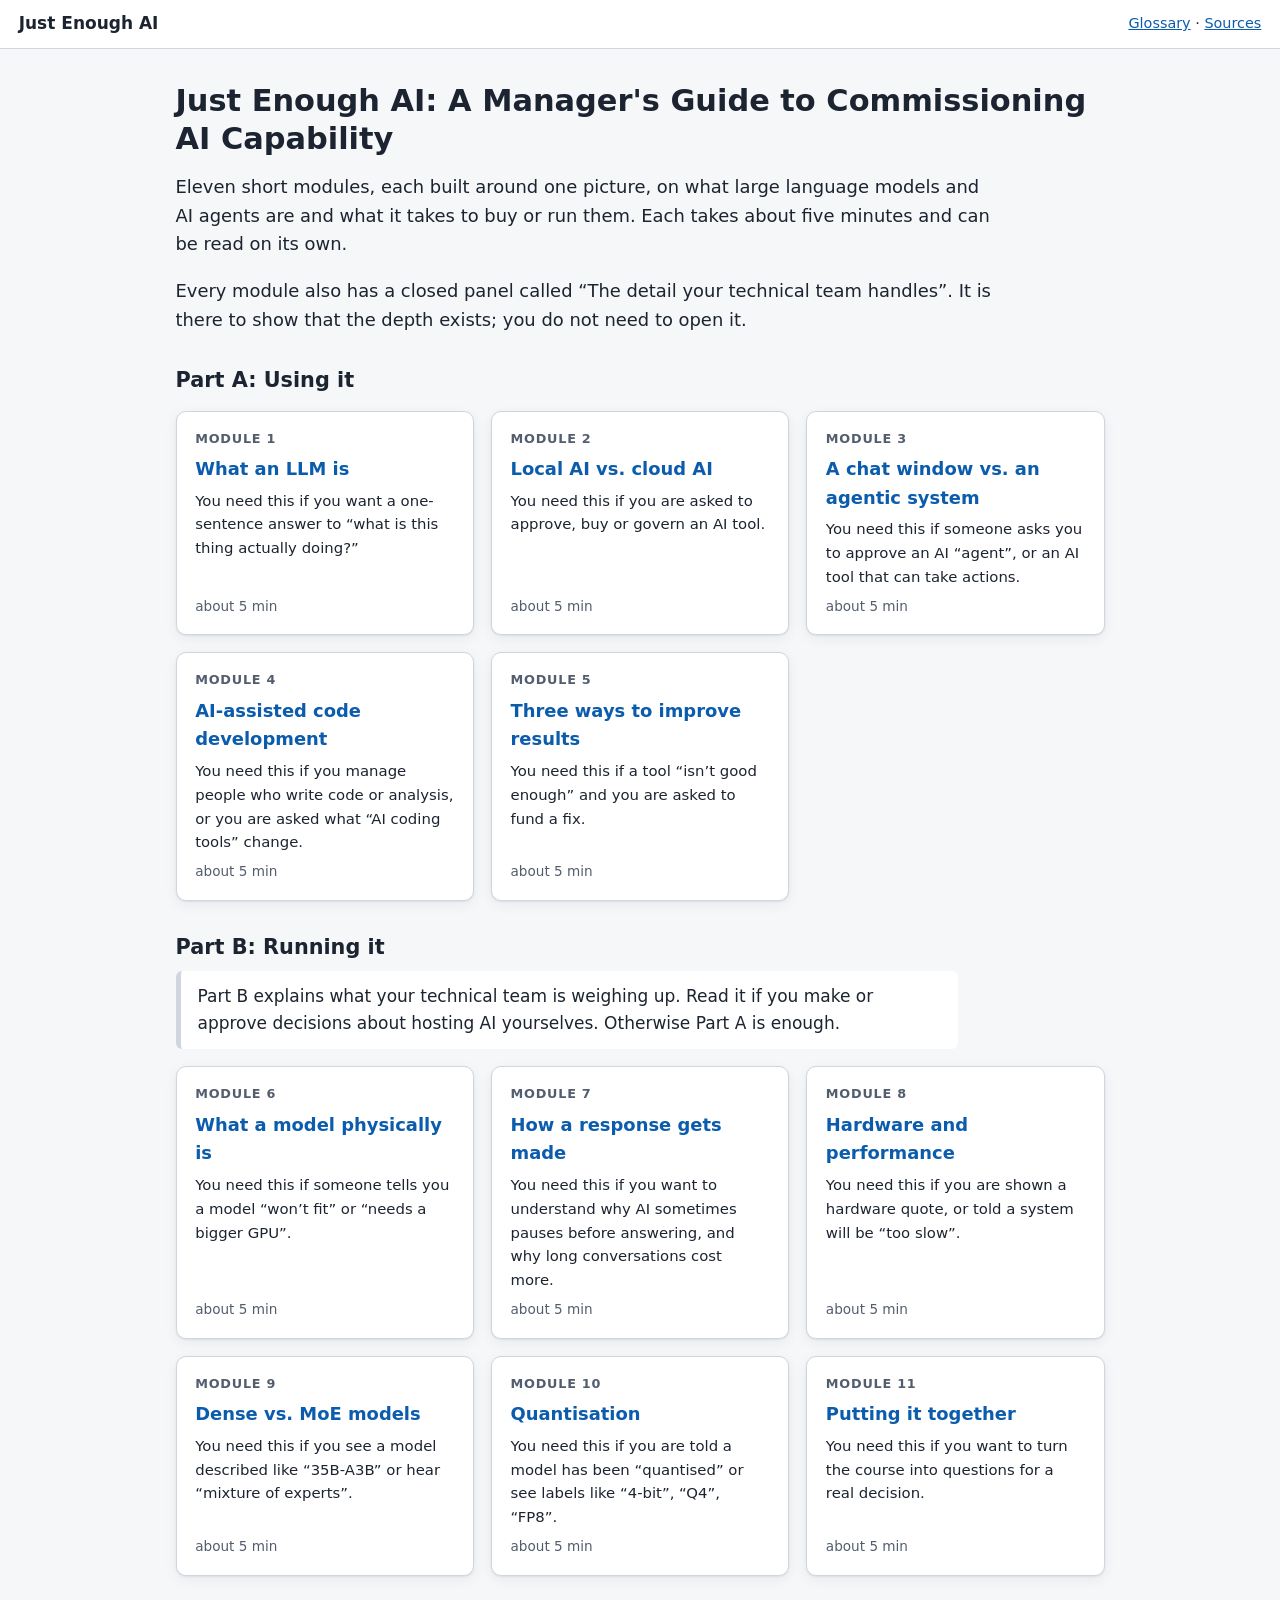
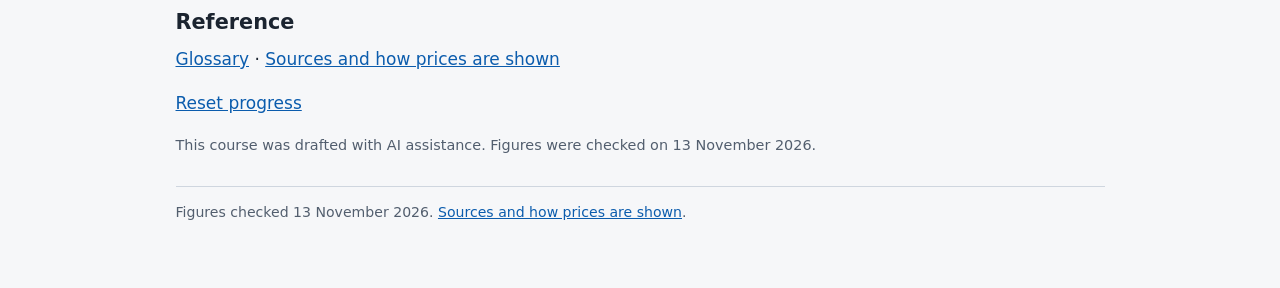
<file: index.html>
<!doctype html>
<html lang="en-GB">
<head>
<meta charset="utf-8">
<meta name="viewport" content="width=device-width, initial-scale=1">
<title>Just Enough AI: A Manager's Guide to Commissioning AI Capability</title>
<link rel="stylesheet" href="assets/css/site.css">
</head>
<body data-root="">
<a class="skip" href="#main">Skip to content</a>
<header class="topbar">
  <a class="brand" href="index.html">Just Enough AI</a>
  <span class="small"><a href="glossary.html">Glossary</a> &middot; <a href="sources.html">Sources</a></span>
</header>
<div class="layout single">
  
  <main id="main">
    <h1>Just Enough AI: A Manager's Guide to Commissioning AI Capability</h1>
    <p class="intro">Eleven short modules, each built around one picture, on what large language models and AI agents are and what it takes to buy or run them. Each takes about five minutes and can be read on its own.</p>
    <p class="intro">Every module also has a closed panel called &ldquo;The detail your technical team handles&rdquo;. It is there to show that the depth exists; you do not need to open it.</p>

    <h2 id="part-a">Part A: Using it</h2>
    <ul class="cards">
      <li>
        <a class="card" href="modules/01-what-is-an-llm.html" data-card="1">
          <span class="num">Module 1</span>
          <span class="title">What an LLM is</span>
          <span class="need-line">You need this if you want a one-sentence answer to “what is this thing actually doing?”</span>
          <span class="meta"><span>about 5 min</span><span class="visited" aria-live="polite"></span></span>
        </a>
      </li>
      <li>
        <a class="card" href="modules/02-local-vs-cloud.html" data-card="2">
          <span class="num">Module 2</span>
          <span class="title">Local AI vs. cloud AI</span>
          <span class="need-line">You need this if you are asked to approve, buy or govern an AI tool.</span>
          <span class="meta"><span>about 5 min</span><span class="visited" aria-live="polite"></span></span>
        </a>
      </li>
      <li>
        <a class="card" href="modules/03-chat-vs-agent.html" data-card="3">
          <span class="num">Module 3</span>
          <span class="title">A chat window vs. an agentic system</span>
          <span class="need-line">You need this if someone asks you to approve an AI “agent”, or an AI tool that can take actions.</span>
          <span class="meta"><span>about 5 min</span><span class="visited" aria-live="polite"></span></span>
        </a>
      </li>
      <li>
        <a class="card" href="modules/04-ai-assisted-coding.html" data-card="4">
          <span class="num">Module 4</span>
          <span class="title">AI-assisted code development</span>
          <span class="need-line">You need this if you manage people who write code or analysis, or you are asked what “AI coding tools” change.</span>
          <span class="meta"><span>about 5 min</span><span class="visited" aria-live="polite"></span></span>
        </a>
      </li>
      <li>
        <a class="card" href="modules/05-improving-results.html" data-card="5">
          <span class="num">Module 5</span>
          <span class="title">Three ways to improve results</span>
          <span class="need-line">You need this if a tool “isn’t good enough” and you are asked to fund a fix.</span>
          <span class="meta"><span>about 5 min</span><span class="visited" aria-live="polite"></span></span>
        </a>
      </li>
    </ul>

    <h2 id="part-b">Part B: Running it</h2>
    <p class="part-note">Part B explains what your technical team is weighing up. Read it if you make or approve decisions about hosting AI yourselves. Otherwise Part A is enough.</p>
    <ul class="cards">
      <li>
        <a class="card" href="modules/06-what-a-model-is.html" data-card="6">
          <span class="num">Module 6</span>
          <span class="title">What a model physically is</span>
          <span class="need-line">You need this if someone tells you a model “won’t fit” or “needs a bigger GPU”.</span>
          <span class="meta"><span>about 5 min</span><span class="visited" aria-live="polite"></span></span>
        </a>
      </li>
      <li>
        <a class="card" href="modules/07-how-a-response-is-made.html" data-card="7">
          <span class="num">Module 7</span>
          <span class="title">How a response gets made</span>
          <span class="need-line">You need this if you want to understand why AI sometimes pauses before answering, and why long conversations cost more.</span>
          <span class="meta"><span>about 5 min</span><span class="visited" aria-live="polite"></span></span>
        </a>
      </li>
      <li>
        <a class="card" href="modules/08-hardware-and-performance.html" data-card="8">
          <span class="num">Module 8</span>
          <span class="title">Hardware and performance</span>
          <span class="need-line">You need this if you are shown a hardware quote, or told a system will be “too slow”.</span>
          <span class="meta"><span>about 5 min</span><span class="visited" aria-live="polite"></span></span>
        </a>
      </li>
      <li>
        <a class="card" href="modules/09-dense-vs-moe.html" data-card="9">
          <span class="num">Module 9</span>
          <span class="title">Dense vs. MoE models</span>
          <span class="need-line">You need this if you see a model described like “35B-A3B” or hear “mixture of experts”.</span>
          <span class="meta"><span>about 5 min</span><span class="visited" aria-live="polite"></span></span>
        </a>
      </li>
      <li>
        <a class="card" href="modules/10-quantisation.html" data-card="10">
          <span class="num">Module 10</span>
          <span class="title">Quantisation</span>
          <span class="need-line">You need this if you are told a model has been “quantised” or see labels like “4-bit”, “Q4”, “FP8”.</span>
          <span class="meta"><span>about 5 min</span><span class="visited" aria-live="polite"></span></span>
        </a>
      </li>
      <li>
        <a class="card" href="modules/11-putting-it-together.html" data-card="11">
          <span class="num">Module 11</span>
          <span class="title">Putting it together</span>
          <span class="need-line">You need this if you want to turn the course into questions for a real decision.</span>
          <span class="meta"><span>about 5 min</span><span class="visited" aria-live="polite"></span></span>
        </a>
      </li>
    </ul>

    <h2 id="reference">Reference</h2>
    <p><a href="glossary.html">Glossary</a> &middot; <a href="sources.html">Sources and how prices are shown</a></p>
    <p><button type="button" id="reset-progress" class="linklike" hidden>Reset progress</button></p>
    <p class="small muted">This course was drafted with AI assistance. Figures were checked on 13 November 2026.</p>
    <footer class="page-footer">
      <p>Figures checked 13 November 2026. <a href="sources.html">Sources and how prices are shown</a>.</p>
    </footer>
  </main>
</div>
<script src="data/modules.js"></script>
<script src="data/glossary.js"></script>

<script src="assets/js/site.js"></script>
</body>
</html>
</file>
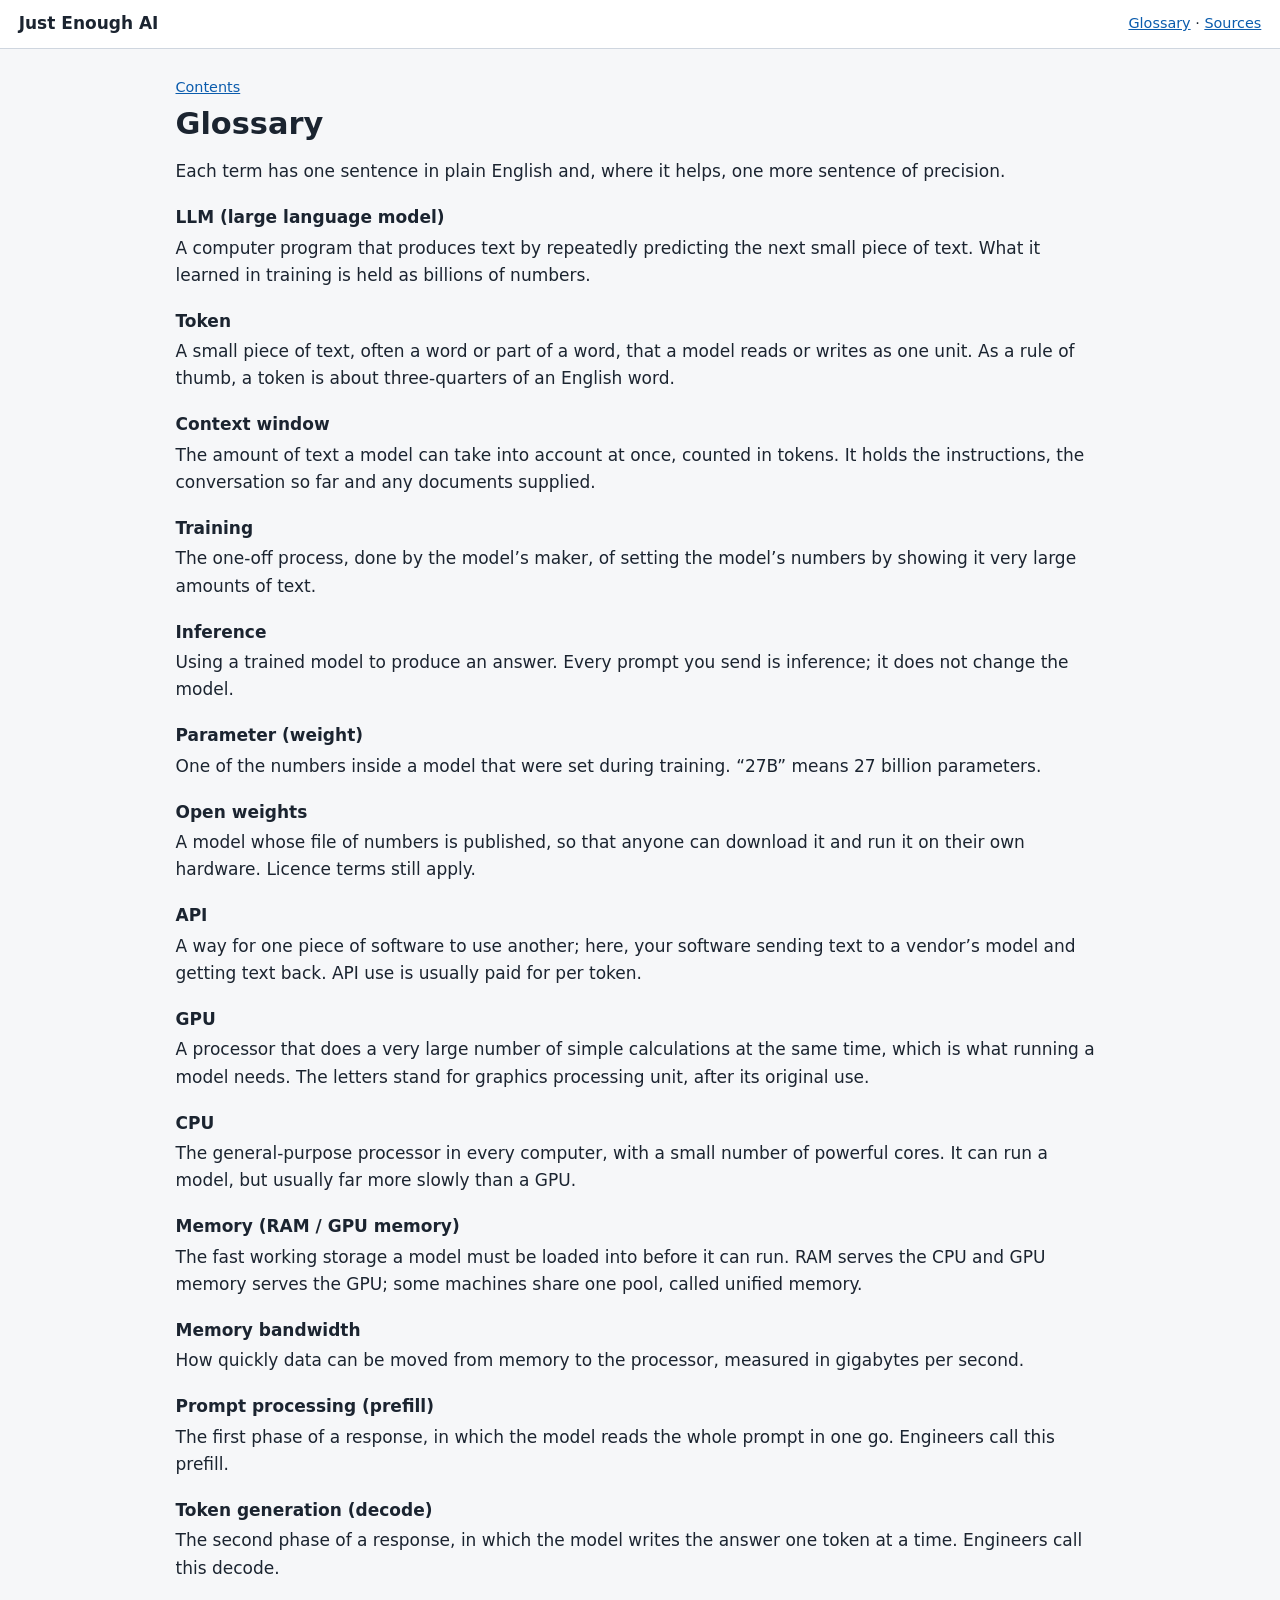
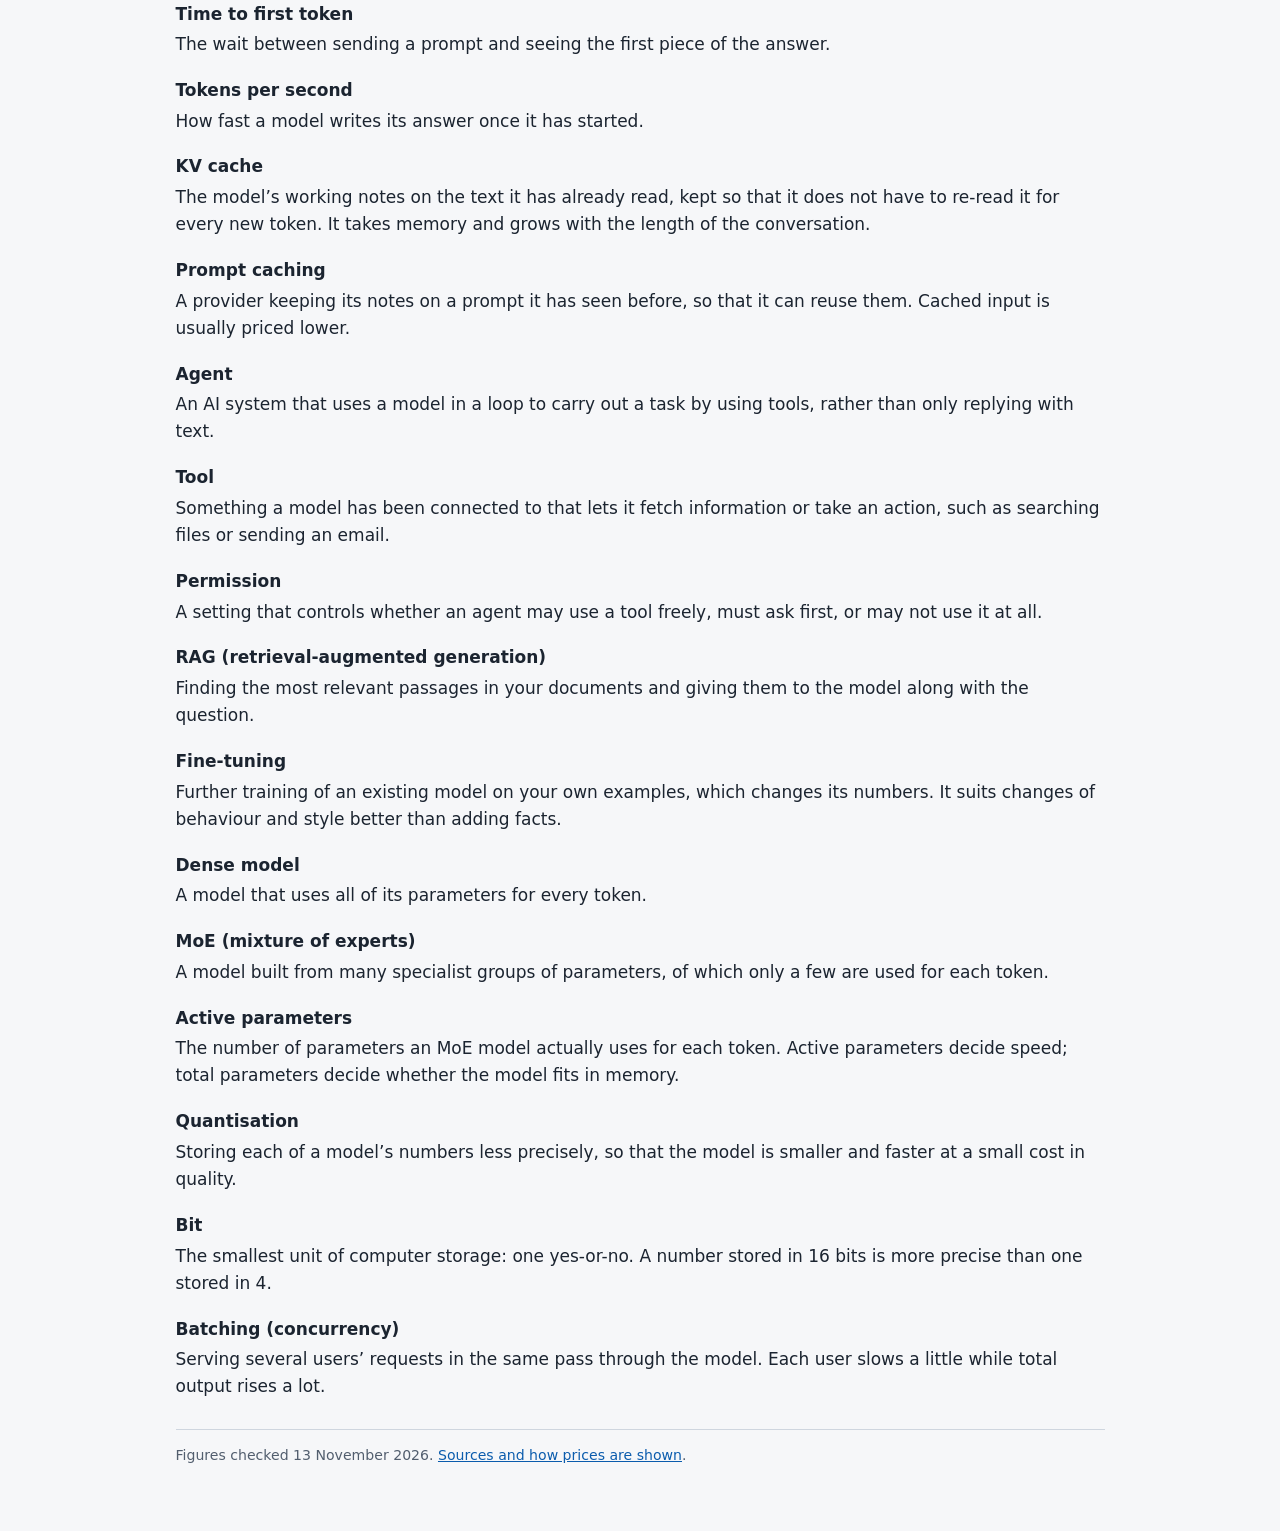
<file: glossary.html>
<!doctype html>
<html lang="en-GB">
<head>
<meta charset="utf-8">
<meta name="viewport" content="width=device-width, initial-scale=1">
<title>Glossary — Just Enough AI</title>
<link rel="stylesheet" href="assets/css/site.css">
</head>
<body data-root="">
<a class="skip" href="#main">Skip to content</a>
<header class="topbar">
  <a class="brand" href="index.html">Just Enough AI</a>
  <span class="small"><a href="glossary.html">Glossary</a> &middot; <a href="sources.html">Sources</a></span>
</header>
<div class="layout single">
  
  <main id="main">
    <p class="eyebrow"><a href="index.html">Contents</a></p>
    <h1>Glossary</h1>
    <p>Each term has one sentence in plain English and, where it helps, one more sentence of precision.</p>
    <dl class="glossary">
      <dt id="llm">LLM (large language model)</dt>
      <dd>A computer program that produces text by repeatedly predicting the next small piece of text. What it learned in training is held as billions of numbers.</dd>
      <dt id="token">Token</dt>
      <dd>A small piece of text, often a word or part of a word, that a model reads or writes as one unit. As a rule of thumb, a token is about three-quarters of an English word.</dd>
      <dt id="context-window">Context window</dt>
      <dd>The amount of text a model can take into account at once, counted in tokens. It holds the instructions, the conversation so far and any documents supplied.</dd>
      <dt id="training">Training</dt>
      <dd>The one-off process, done by the model’s maker, of setting the model’s numbers by showing it very large amounts of text.</dd>
      <dt id="inference">Inference</dt>
      <dd>Using a trained model to produce an answer. Every prompt you send is inference; it does not change the model.</dd>
      <dt id="parameter">Parameter (weight)</dt>
      <dd>One of the numbers inside a model that were set during training. “27B” means 27 billion parameters.</dd>
      <dt id="open-weights">Open weights</dt>
      <dd>A model whose file of numbers is published, so that anyone can download it and run it on their own hardware. Licence terms still apply.</dd>
      <dt id="api">API</dt>
      <dd>A way for one piece of software to use another; here, your software sending text to a vendor’s model and getting text back. API use is usually paid for per token.</dd>
      <dt id="gpu">GPU</dt>
      <dd>A processor that does a very large number of simple calculations at the same time, which is what running a model needs. The letters stand for graphics processing unit, after its original use.</dd>
      <dt id="cpu">CPU</dt>
      <dd>The general-purpose processor in every computer, with a small number of powerful cores. It can run a model, but usually far more slowly than a GPU.</dd>
      <dt id="memory">Memory (RAM / GPU memory)</dt>
      <dd>The fast working storage a model must be loaded into before it can run. RAM serves the CPU and GPU memory serves the GPU; some machines share one pool, called unified memory.</dd>
      <dt id="memory-bandwidth">Memory bandwidth</dt>
      <dd>How quickly data can be moved from memory to the processor, measured in gigabytes per second.</dd>
      <dt id="prompt-processing">Prompt processing (prefill)</dt>
      <dd>The first phase of a response, in which the model reads the whole prompt in one go. Engineers call this prefill.</dd>
      <dt id="token-generation">Token generation (decode)</dt>
      <dd>The second phase of a response, in which the model writes the answer one token at a time. Engineers call this decode.</dd>
      <dt id="time-to-first-token">Time to first token</dt>
      <dd>The wait between sending a prompt and seeing the first piece of the answer.</dd>
      <dt id="tokens-per-second">Tokens per second</dt>
      <dd>How fast a model writes its answer once it has started.</dd>
      <dt id="kv-cache">KV cache</dt>
      <dd>The model’s working notes on the text it has already read, kept so that it does not have to re-read it for every new token. It takes memory and grows with the length of the conversation.</dd>
      <dt id="prompt-caching">Prompt caching</dt>
      <dd>A provider keeping its notes on a prompt it has seen before, so that it can reuse them. Cached input is usually priced lower.</dd>
      <dt id="agent">Agent</dt>
      <dd>An AI system that uses a model in a loop to carry out a task by using tools, rather than only replying with text.</dd>
      <dt id="tool">Tool</dt>
      <dd>Something a model has been connected to that lets it fetch information or take an action, such as searching files or sending an email.</dd>
      <dt id="permission">Permission</dt>
      <dd>A setting that controls whether an agent may use a tool freely, must ask first, or may not use it at all.</dd>
      <dt id="rag">RAG (retrieval-augmented generation)</dt>
      <dd>Finding the most relevant passages in your documents and giving them to the model along with the question.</dd>
      <dt id="fine-tuning">Fine-tuning</dt>
      <dd>Further training of an existing model on your own examples, which changes its numbers. It suits changes of behaviour and style better than adding facts.</dd>
      <dt id="dense-model">Dense model</dt>
      <dd>A model that uses all of its parameters for every token.</dd>
      <dt id="moe">MoE (mixture of experts)</dt>
      <dd>A model built from many specialist groups of parameters, of which only a few are used for each token.</dd>
      <dt id="active-parameters">Active parameters</dt>
      <dd>The number of parameters an MoE model actually uses for each token. Active parameters decide speed; total parameters decide whether the model fits in memory.</dd>
      <dt id="quantisation">Quantisation</dt>
      <dd>Storing each of a model’s numbers less precisely, so that the model is smaller and faster at a small cost in quality.</dd>
      <dt id="bit">Bit</dt>
      <dd>The smallest unit of computer storage: one yes-or-no. A number stored in 16 bits is more precise than one stored in 4.</dd>
      <dt id="batching">Batching (concurrency)</dt>
      <dd>Serving several users’ requests in the same pass through the model. Each user slows a little while total output rises a lot.</dd>
    </dl>
    <footer class="page-footer">
      <p>Figures checked 13 November 2026. <a href="sources.html">Sources and how prices are shown</a>.</p>
    </footer>
  </main>
</div>
<script src="data/modules.js"></script>
<script src="data/glossary.js"></script>

<script src="assets/js/site.js"></script>
</body>
</html>
</file>
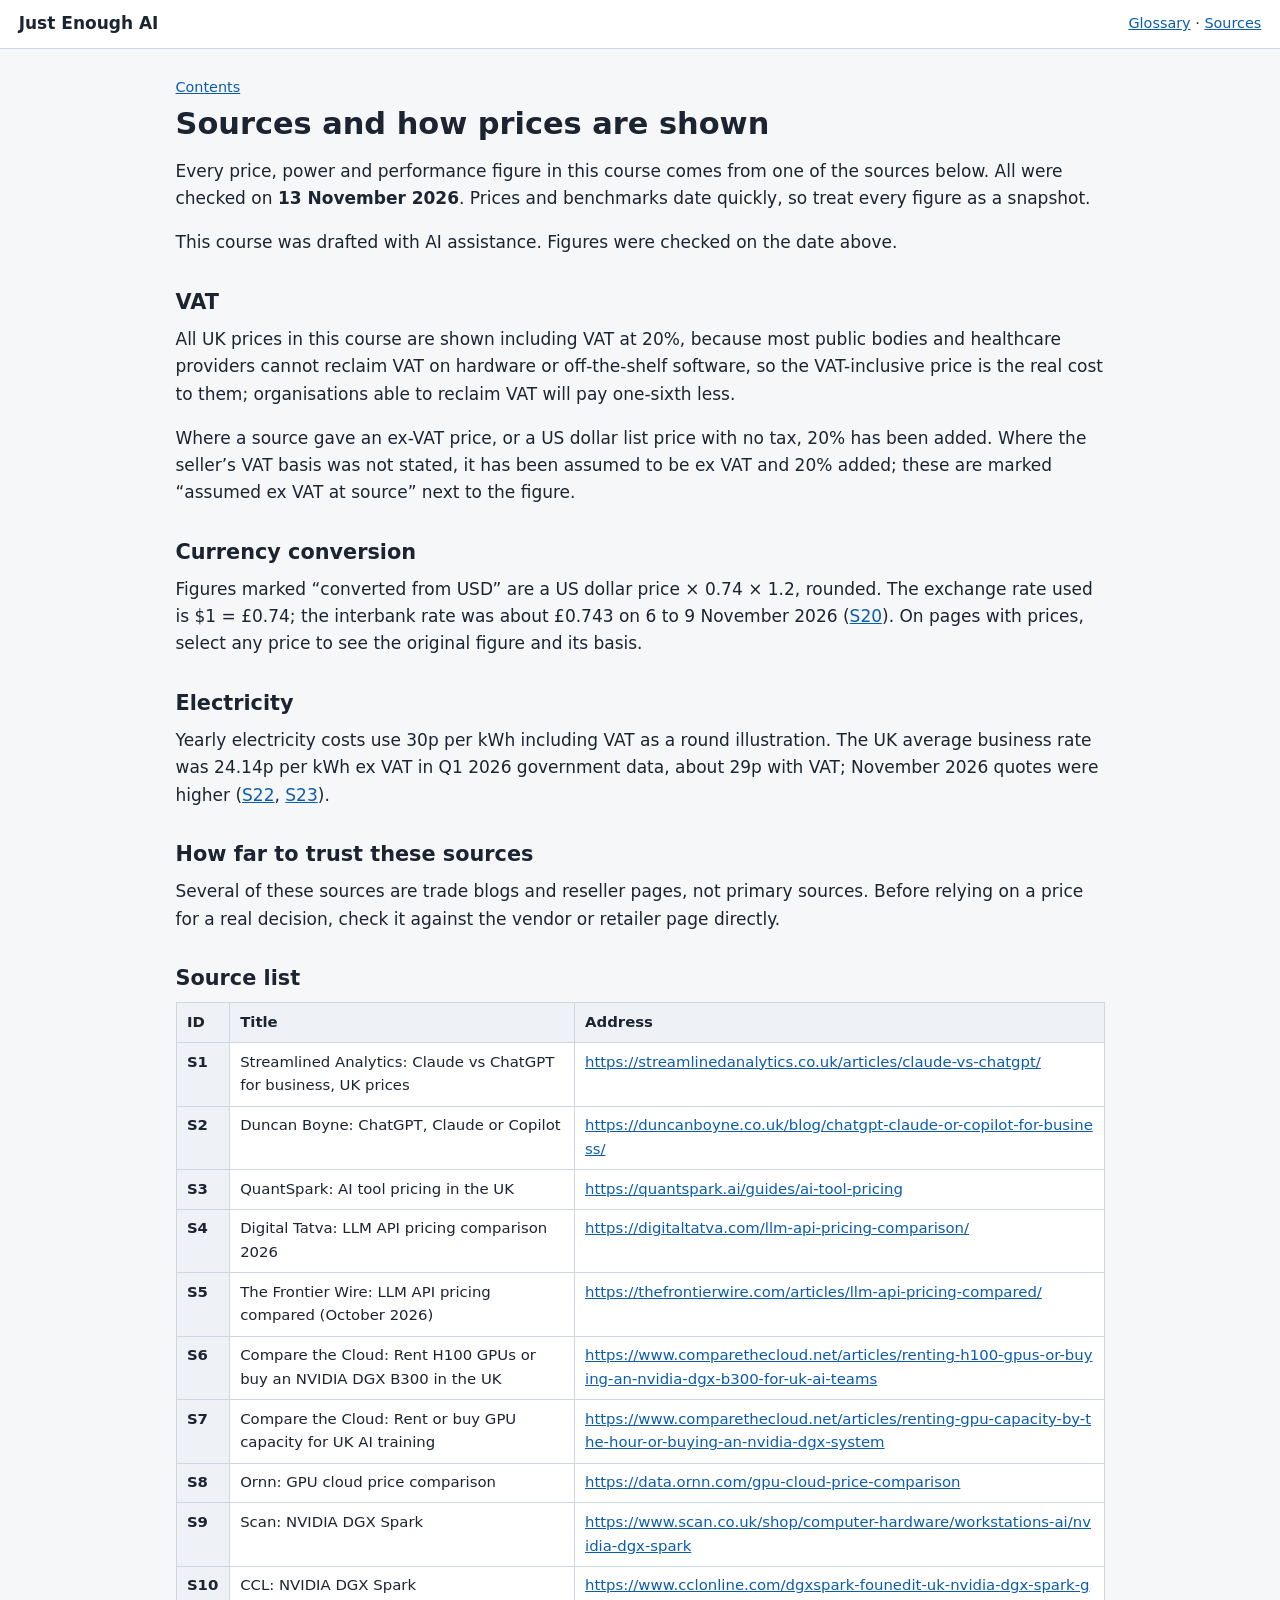
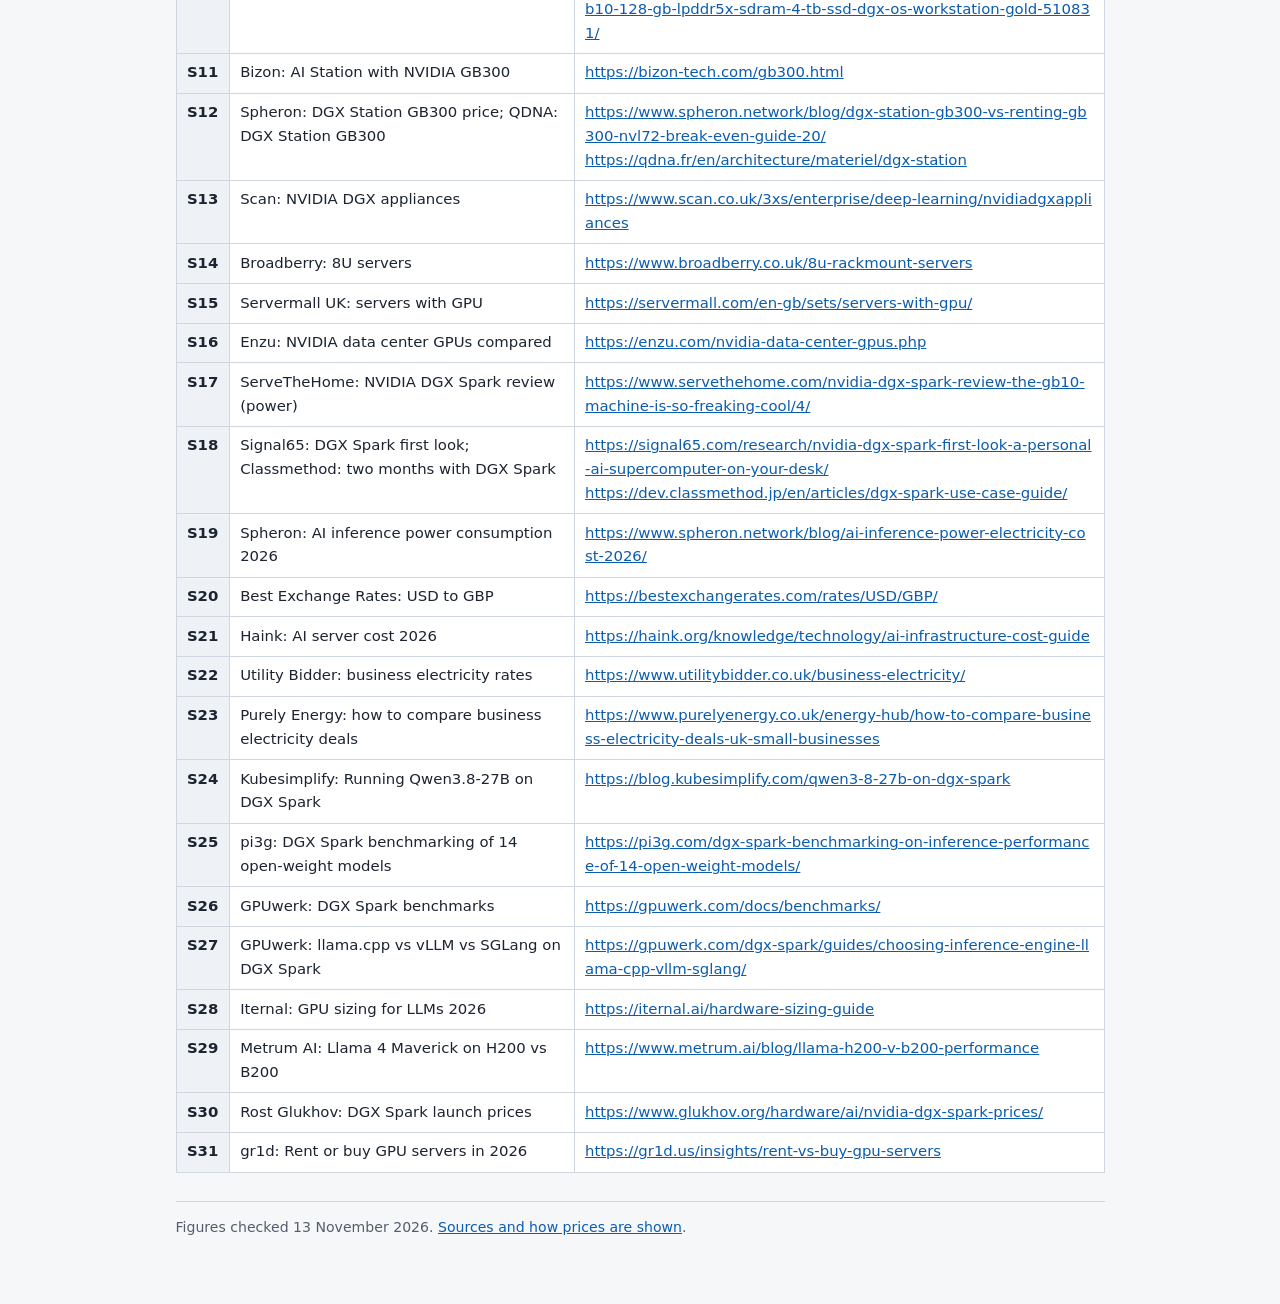
<file: sources.html>
<!doctype html>
<html lang="en-GB">
<head>
<meta charset="utf-8">
<meta name="viewport" content="width=device-width, initial-scale=1">
<title>Sources — Just Enough AI</title>
<link rel="stylesheet" href="assets/css/site.css">
</head>
<body data-root="">
<a class="skip" href="#main">Skip to content</a>
<header class="topbar">
  <a class="brand" href="index.html">Just Enough AI</a>
  <span class="small"><a href="glossary.html">Glossary</a> &middot; <a href="sources.html">Sources</a></span>
</header>
<div class="layout single">
  
  <main id="main">
    <p class="eyebrow"><a href="index.html">Contents</a></p>
    <h1>Sources and how prices are shown</h1>
    <p>Every price, power and performance figure in this course comes from one of the sources below. All were checked on <strong>13 November 2026</strong>. Prices and benchmarks date quickly, so treat every figure as a snapshot.</p>
    <p>This course was drafted with AI assistance. Figures were checked on the date above.</p>

    <h2 id="vat">VAT</h2>
    <p>All UK prices in this course are shown including VAT at 20%, because most public bodies and healthcare providers cannot reclaim VAT on hardware or off-the-shelf software, so the VAT-inclusive price is the real cost to them; organisations able to reclaim VAT will pay one-sixth less.</p>
    <p>Where a source gave an ex-VAT price, or a US dollar list price with no tax, 20% has been added. Where the seller&rsquo;s VAT basis was not stated, it has been assumed to be ex VAT and 20% added; these are marked &ldquo;assumed ex VAT at source&rdquo; next to the figure.</p>

    <h2 id="conversion">Currency conversion</h2>
    <p>Figures marked &ldquo;converted from USD&rdquo; are a US dollar price &times; 0.74 &times; 1.2, rounded. The exchange rate used is $1 = &pound;0.74; the interbank rate was about &pound;0.743 on 6 to 9 November 2026 (<a href="#S20">S20</a>). On pages with prices, select any price to see the original figure and its basis.</p>

    <h2 id="electricity">Electricity</h2>
    <p>Yearly electricity costs use 30p per kWh including VAT as a round illustration. The UK average business rate was 24.14p per kWh ex VAT in Q1 2026 government data, about 29p with VAT; November 2026 quotes were higher (<a href="#S22">S22</a>, <a href="#S23">S23</a>).</p>

    <h2 id="quality">How far to trust these sources</h2>
    <p>Several of these sources are trade blogs and reseller pages, not primary sources. Before relying on a price for a real decision, check it against the vendor or retailer page directly.</p>

    <h2 id="list">Source list</h2>
    <div class="table-wrap">
    <table class="plain">
      <thead><tr><th scope="col">ID</th><th scope="col">Title</th><th scope="col">Address</th></tr></thead>
      <tbody>
        <tr id="S1">
          <th scope="row">S1</th>
          <td>Streamlined Analytics: Claude vs ChatGPT for business, UK prices</td>
          <td><a href="https://streamlinedanalytics.co.uk/articles/claude-vs-chatgpt/" rel="noopener noreferrer">https://streamlinedanalytics.co.uk/articles/claude-vs-chatgpt/</a></td>
        </tr>
        <tr id="S2">
          <th scope="row">S2</th>
          <td>Duncan Boyne: ChatGPT, Claude or Copilot</td>
          <td><a href="https://duncanboyne.co.uk/blog/chatgpt-claude-or-copilot-for-business/" rel="noopener noreferrer">https://duncanboyne.co.uk/blog/chatgpt-claude-or-copilot-for-business/</a></td>
        </tr>
        <tr id="S3">
          <th scope="row">S3</th>
          <td>QuantSpark: AI tool pricing in the UK</td>
          <td><a href="https://quantspark.ai/guides/ai-tool-pricing" rel="noopener noreferrer">https://quantspark.ai/guides/ai-tool-pricing</a></td>
        </tr>
        <tr id="S4">
          <th scope="row">S4</th>
          <td>Digital Tatva: LLM API pricing comparison 2026</td>
          <td><a href="https://digitaltatva.com/llm-api-pricing-comparison/" rel="noopener noreferrer">https://digitaltatva.com/llm-api-pricing-comparison/</a></td>
        </tr>
        <tr id="S5">
          <th scope="row">S5</th>
          <td>The Frontier Wire: LLM API pricing compared (October 2026)</td>
          <td><a href="https://thefrontierwire.com/articles/llm-api-pricing-compared/" rel="noopener noreferrer">https://thefrontierwire.com/articles/llm-api-pricing-compared/</a></td>
        </tr>
        <tr id="S6">
          <th scope="row">S6</th>
          <td>Compare the Cloud: Rent H100 GPUs or buy an NVIDIA DGX B300 in the UK</td>
          <td><a href="https://www.comparethecloud.net/articles/renting-h100-gpus-or-buying-an-nvidia-dgx-b300-for-uk-ai-teams" rel="noopener noreferrer">https://www.comparethecloud.net/articles/renting-h100-gpus-or-buying-an-nvidia-dgx-b300-for-uk-ai-teams</a></td>
        </tr>
        <tr id="S7">
          <th scope="row">S7</th>
          <td>Compare the Cloud: Rent or buy GPU capacity for UK AI training</td>
          <td><a href="https://www.comparethecloud.net/articles/renting-gpu-capacity-by-the-hour-or-buying-an-nvidia-dgx-system" rel="noopener noreferrer">https://www.comparethecloud.net/articles/renting-gpu-capacity-by-the-hour-or-buying-an-nvidia-dgx-system</a></td>
        </tr>
        <tr id="S8">
          <th scope="row">S8</th>
          <td>Ornn: GPU cloud price comparison</td>
          <td><a href="https://data.ornn.com/gpu-cloud-price-comparison" rel="noopener noreferrer">https://data.ornn.com/gpu-cloud-price-comparison</a></td>
        </tr>
        <tr id="S9">
          <th scope="row">S9</th>
          <td>Scan: NVIDIA DGX Spark</td>
          <td><a href="https://www.scan.co.uk/shop/computer-hardware/workstations-ai/nvidia-dgx-spark" rel="noopener noreferrer">https://www.scan.co.uk/shop/computer-hardware/workstations-ai/nvidia-dgx-spark</a></td>
        </tr>
        <tr id="S10">
          <th scope="row">S10</th>
          <td>CCL: NVIDIA DGX Spark</td>
          <td><a href="https://www.cclonline.com/dgxspark-founedit-uk-nvidia-dgx-spark-gb10-128-gb-lpddr5x-sdram-4-tb-ssd-dgx-os-workstation-gold-510831/" rel="noopener noreferrer">https://www.cclonline.com/dgxspark-founedit-uk-nvidia-dgx-spark-gb10-128-gb-lpddr5x-sdram-4-tb-ssd-dgx-os-workstation-gold-510831/</a></td>
        </tr>
        <tr id="S11">
          <th scope="row">S11</th>
          <td>Bizon: AI Station with NVIDIA GB300</td>
          <td><a href="https://bizon-tech.com/gb300.html" rel="noopener noreferrer">https://bizon-tech.com/gb300.html</a></td>
        </tr>
        <tr id="S12">
          <th scope="row">S12</th>
          <td>Spheron: DGX Station GB300 price; QDNA: DGX Station GB300</td>
          <td><a href="https://www.spheron.network/blog/dgx-station-gb300-vs-renting-gb300-nvl72-break-even-guide-20/" rel="noopener noreferrer">https://www.spheron.network/blog/dgx-station-gb300-vs-renting-gb300-nvl72-break-even-guide-20/</a><br><a href="https://qdna.fr/en/architecture/materiel/dgx-station" rel="noopener noreferrer">https://qdna.fr/en/architecture/materiel/dgx-station</a></td>
        </tr>
        <tr id="S13">
          <th scope="row">S13</th>
          <td>Scan: NVIDIA DGX appliances</td>
          <td><a href="https://www.scan.co.uk/3xs/enterprise/deep-learning/nvidiadgxappliances" rel="noopener noreferrer">https://www.scan.co.uk/3xs/enterprise/deep-learning/nvidiadgxappliances</a></td>
        </tr>
        <tr id="S14">
          <th scope="row">S14</th>
          <td>Broadberry: 8U servers</td>
          <td><a href="https://www.broadberry.co.uk/8u-rackmount-servers" rel="noopener noreferrer">https://www.broadberry.co.uk/8u-rackmount-servers</a></td>
        </tr>
        <tr id="S15">
          <th scope="row">S15</th>
          <td>Servermall UK: servers with GPU</td>
          <td><a href="https://servermall.com/en-gb/sets/servers-with-gpu/" rel="noopener noreferrer">https://servermall.com/en-gb/sets/servers-with-gpu/</a></td>
        </tr>
        <tr id="S16">
          <th scope="row">S16</th>
          <td>Enzu: NVIDIA data center GPUs compared</td>
          <td><a href="https://enzu.com/nvidia-data-center-gpus.php" rel="noopener noreferrer">https://enzu.com/nvidia-data-center-gpus.php</a></td>
        </tr>
        <tr id="S17">
          <th scope="row">S17</th>
          <td>ServeTheHome: NVIDIA DGX Spark review (power)</td>
          <td><a href="https://www.servethehome.com/nvidia-dgx-spark-review-the-gb10-machine-is-so-freaking-cool/4/" rel="noopener noreferrer">https://www.servethehome.com/nvidia-dgx-spark-review-the-gb10-machine-is-so-freaking-cool/4/</a></td>
        </tr>
        <tr id="S18">
          <th scope="row">S18</th>
          <td>Signal65: DGX Spark first look; Classmethod: two months with DGX Spark</td>
          <td><a href="https://signal65.com/research/nvidia-dgx-spark-first-look-a-personal-ai-supercomputer-on-your-desk/" rel="noopener noreferrer">https://signal65.com/research/nvidia-dgx-spark-first-look-a-personal-ai-supercomputer-on-your-desk/</a><br><a href="https://dev.classmethod.jp/en/articles/dgx-spark-use-case-guide/" rel="noopener noreferrer">https://dev.classmethod.jp/en/articles/dgx-spark-use-case-guide/</a></td>
        </tr>
        <tr id="S19">
          <th scope="row">S19</th>
          <td>Spheron: AI inference power consumption 2026</td>
          <td><a href="https://www.spheron.network/blog/ai-inference-power-electricity-cost-2026/" rel="noopener noreferrer">https://www.spheron.network/blog/ai-inference-power-electricity-cost-2026/</a></td>
        </tr>
        <tr id="S20">
          <th scope="row">S20</th>
          <td>Best Exchange Rates: USD to GBP</td>
          <td><a href="https://bestexchangerates.com/rates/USD/GBP/" rel="noopener noreferrer">https://bestexchangerates.com/rates/USD/GBP/</a></td>
        </tr>
        <tr id="S21">
          <th scope="row">S21</th>
          <td>Haink: AI server cost 2026</td>
          <td><a href="https://haink.org/knowledge/technology/ai-infrastructure-cost-guide" rel="noopener noreferrer">https://haink.org/knowledge/technology/ai-infrastructure-cost-guide</a></td>
        </tr>
        <tr id="S22">
          <th scope="row">S22</th>
          <td>Utility Bidder: business electricity rates</td>
          <td><a href="https://www.utilitybidder.co.uk/business-electricity/" rel="noopener noreferrer">https://www.utilitybidder.co.uk/business-electricity/</a></td>
        </tr>
        <tr id="S23">
          <th scope="row">S23</th>
          <td>Purely Energy: how to compare business electricity deals</td>
          <td><a href="https://www.purelyenergy.co.uk/energy-hub/how-to-compare-business-electricity-deals-uk-small-businesses" rel="noopener noreferrer">https://www.purelyenergy.co.uk/energy-hub/how-to-compare-business-electricity-deals-uk-small-businesses</a></td>
        </tr>
        <tr id="S24">
          <th scope="row">S24</th>
          <td>Kubesimplify: Running Qwen3.8-27B on DGX Spark</td>
          <td><a href="https://blog.kubesimplify.com/qwen3-8-27b-on-dgx-spark" rel="noopener noreferrer">https://blog.kubesimplify.com/qwen3-8-27b-on-dgx-spark</a></td>
        </tr>
        <tr id="S25">
          <th scope="row">S25</th>
          <td>pi3g: DGX Spark benchmarking of 14 open-weight models</td>
          <td><a href="https://pi3g.com/dgx-spark-benchmarking-on-inference-performance-of-14-open-weight-models/" rel="noopener noreferrer">https://pi3g.com/dgx-spark-benchmarking-on-inference-performance-of-14-open-weight-models/</a></td>
        </tr>
        <tr id="S26">
          <th scope="row">S26</th>
          <td>GPUwerk: DGX Spark benchmarks</td>
          <td><a href="https://gpuwerk.com/docs/benchmarks/" rel="noopener noreferrer">https://gpuwerk.com/docs/benchmarks/</a></td>
        </tr>
        <tr id="S27">
          <th scope="row">S27</th>
          <td>GPUwerk: llama.cpp vs vLLM vs SGLang on DGX Spark</td>
          <td><a href="https://gpuwerk.com/dgx-spark/guides/choosing-inference-engine-llama-cpp-vllm-sglang/" rel="noopener noreferrer">https://gpuwerk.com/dgx-spark/guides/choosing-inference-engine-llama-cpp-vllm-sglang/</a></td>
        </tr>
        <tr id="S28">
          <th scope="row">S28</th>
          <td>Iternal: GPU sizing for LLMs 2026</td>
          <td><a href="https://iternal.ai/hardware-sizing-guide" rel="noopener noreferrer">https://iternal.ai/hardware-sizing-guide</a></td>
        </tr>
        <tr id="S29">
          <th scope="row">S29</th>
          <td>Metrum AI: Llama 4 Maverick on H200 vs B200</td>
          <td><a href="https://www.metrum.ai/blog/llama-h200-v-b200-performance" rel="noopener noreferrer">https://www.metrum.ai/blog/llama-h200-v-b200-performance</a></td>
        </tr>
        <tr id="S30">
          <th scope="row">S30</th>
          <td>Rost Glukhov: DGX Spark launch prices</td>
          <td><a href="https://www.glukhov.org/hardware/ai/nvidia-dgx-spark-prices/" rel="noopener noreferrer">https://www.glukhov.org/hardware/ai/nvidia-dgx-spark-prices/</a></td>
        </tr>
        <tr id="S31">
          <th scope="row">S31</th>
          <td>gr1d: Rent or buy GPU servers in 2026</td>
          <td><a href="https://gr1d.us/insights/rent-vs-buy-gpu-servers" rel="noopener noreferrer">https://gr1d.us/insights/rent-vs-buy-gpu-servers</a></td>
        </tr>
      </tbody>
    </table>
    </div>
    <footer class="page-footer">
      <p>Figures checked 13 November 2026. <a href="sources.html">Sources and how prices are shown</a>.</p>
    </footer>
  </main>
</div>
<script src="data/modules.js"></script>
<script src="data/glossary.js"></script>

<script src="assets/js/site.js"></script>
</body>
</html>
</file>
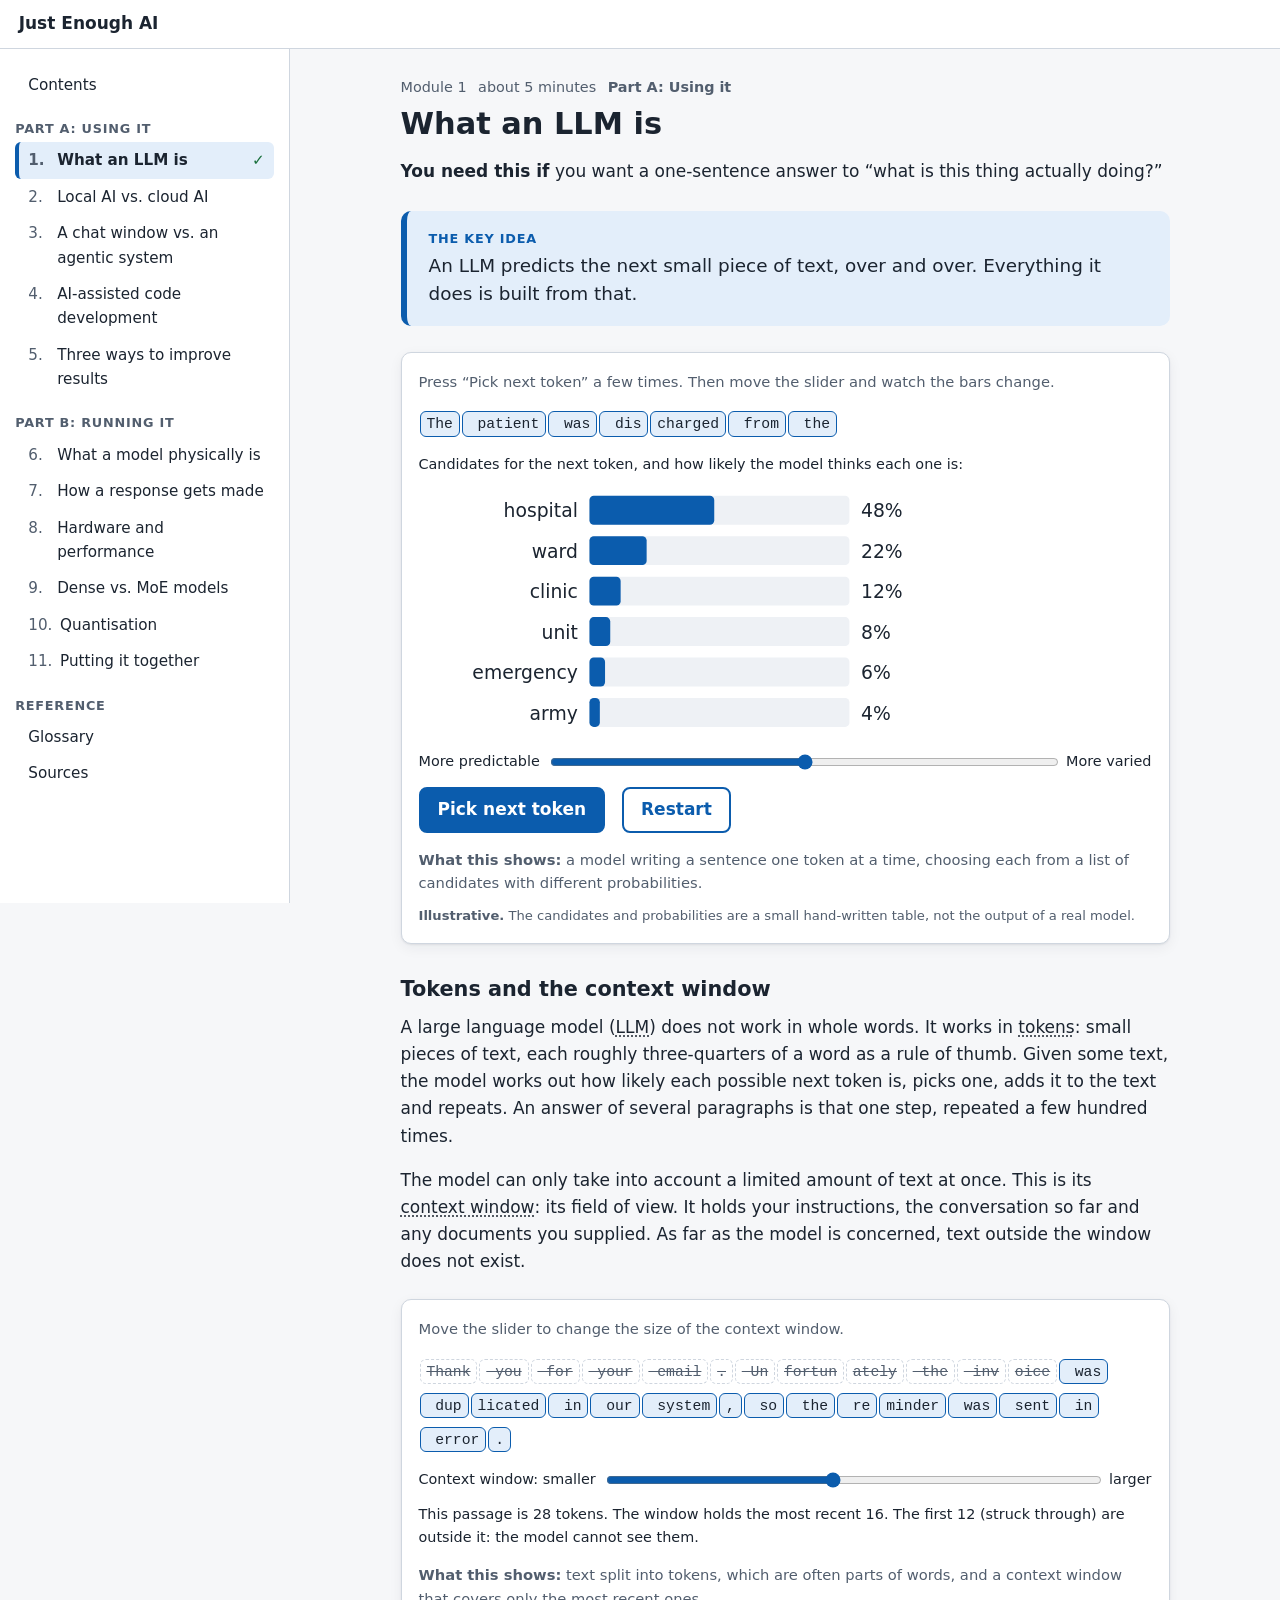
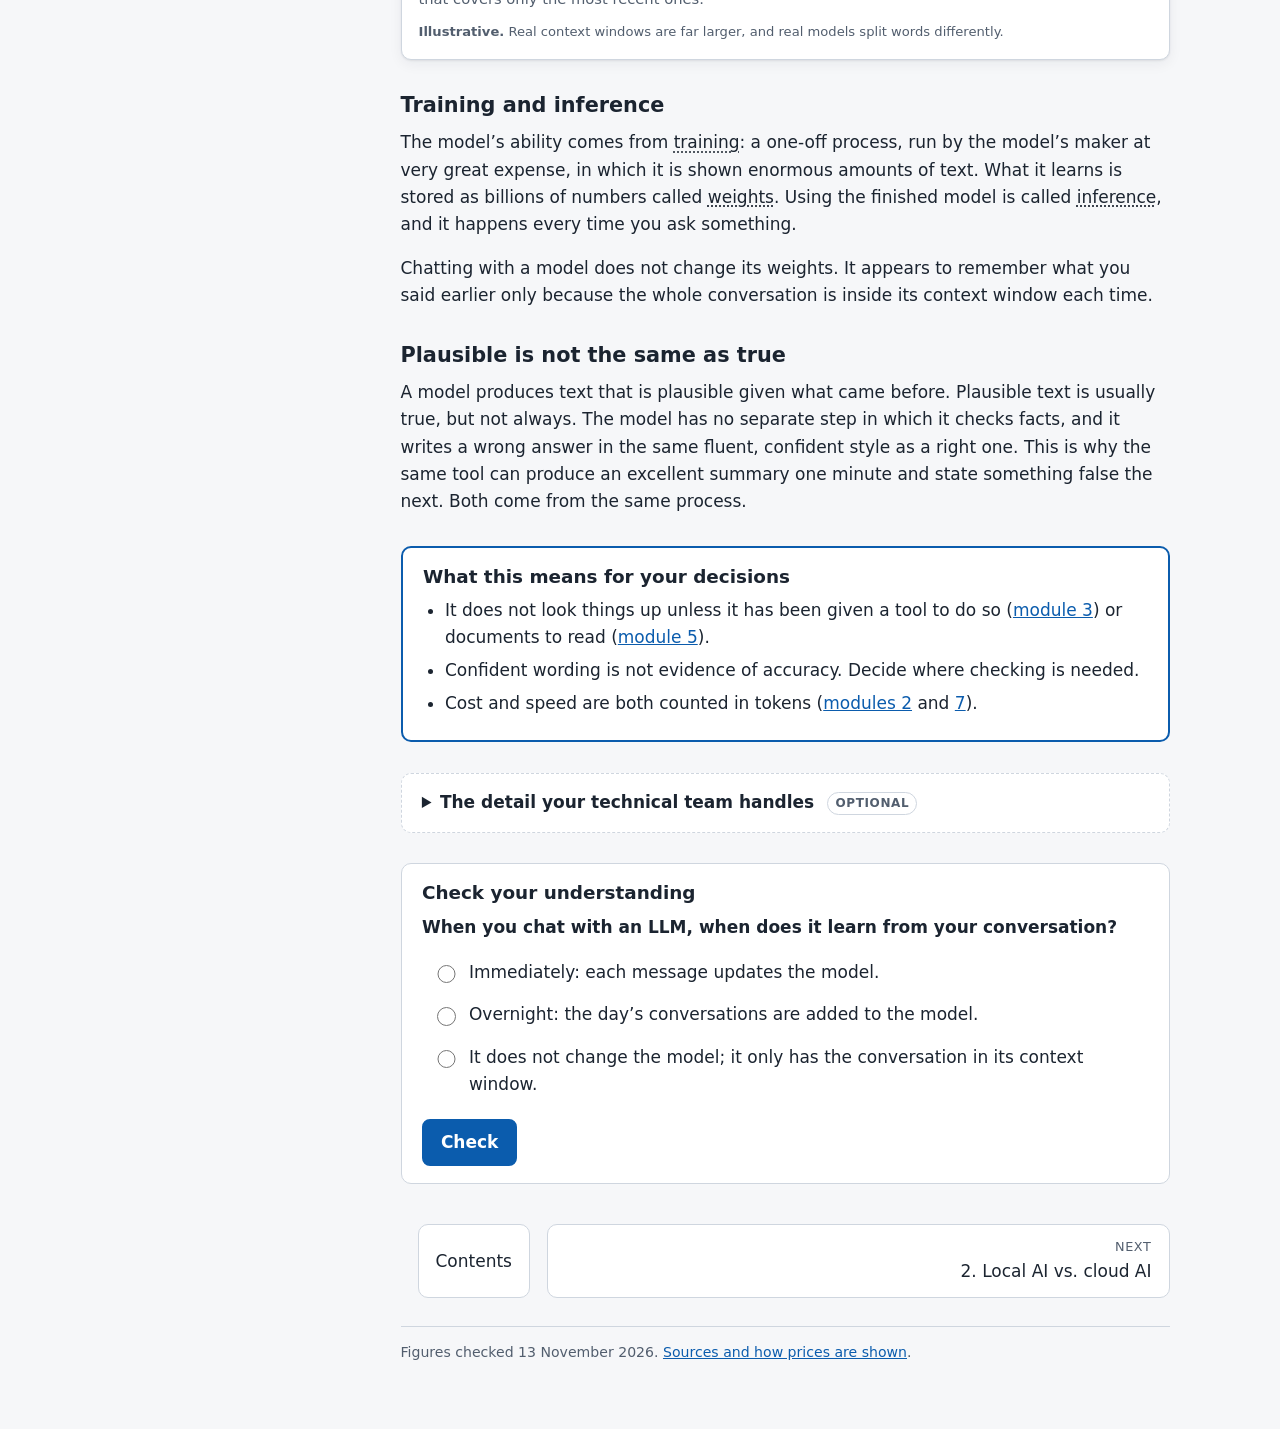
<file: modules/01-what-is-an-llm.html>
<!doctype html>
<html lang="en-GB">
<head>
<meta charset="utf-8">
<meta name="viewport" content="width=device-width, initial-scale=1">
<title>1. What an LLM is — Just Enough AI</title>
<link rel="stylesheet" href="../assets/css/site.css">
</head>
<body data-root="../" data-module="1">
<a class="skip" href="#main">Skip to content</a>
<header class="topbar">
  <a class="brand" href="../index.html">Just Enough AI</a>
  <button type="button" id="menu-btn" class="btn secondary menu-btn" hidden>Menu</button>
</header>
<div class="layout">
  <nav id="sidebar" class="sidebar" aria-label="Course contents">
    <ul>
      <li><a href="../index.html">Contents</a></li>
      <li><a href="../glossary.html">Glossary</a></li>
      <li><a href="../sources.html">Sources</a></li>
    </ul>
  </nav>
  <main id="main">
    <p class="eyebrow"><span>Module 1</span><span>about 5 minutes</span><span class="part">Part A: Using it</span></p>
    <h1>What an LLM is</h1>
    <p class="need"><strong>You need this if</strong> you want a one-sentence answer to &ldquo;what is this thing actually doing?&rdquo;</p>

    <div class="key-idea" id="key-idea">
      <span class="label">The key idea</span>
      <p>An LLM predicts the next small piece of text, over and over. Everything it does is built from that.</p>
    </div>

    <figure class="visual" id="predictor" aria-label="An interactive next-token predictor. A sentence beginning 'The patient was discharged from the' is followed by a bar chart of candidate next tokens and their probabilities. Picking a token adds it to the sentence and the chart updates for the next position.">
      <p class="instruction js-only" hidden>Press &ldquo;Pick next token&rdquo; a few times. Then move the slider and watch the bars change.</p>
      <div id="predictor-body"></div>
      <noscript><p class="small muted">This interactive picture needs JavaScript. It shows a sentence growing one token at a time, each chosen from a short list of likely candidates.</p></noscript>
      <figcaption><strong>What this shows:</strong> a model writing a sentence one token at a time, choosing each from a list of candidates with different probabilities.</figcaption>
      <p class="stamp"><span class="illus">Illustrative.</span> The candidates and probabilities are a small hand-written table, not the output of a real model.</p>
    </figure>

    <h2 id="tokens">Tokens and the context window</h2>
    <p>A large language model (<a class="term" href="../glossary.html#llm">LLM</a>) does not work in whole words. It works in <a class="term" href="../glossary.html#token">tokens</a>: small pieces of text, each roughly three-quarters of a word as a rule of thumb. Given some text, the model works out how likely each possible next token is, picks one, adds it to the text and repeats. An answer of several paragraphs is that one step, repeated a few hundred times.</p>
    <p>The model can only take into account a limited amount of text at once. This is its <a class="term" href="../glossary.html#context-window">context window</a>: its field of view. It holds your instructions, the conversation so far and any documents you supplied. As far as the model is concerned, text outside the window does not exist.</p>

    <figure class="visual" id="window" aria-label="A passage of text split into token tiles. The most recent tokens are inside the context window; older ones are struck through because the model can no longer see them.">
      <p class="instruction js-only" hidden>Move the slider to change the size of the context window.</p>
      <div id="window-body"></div>
      <figcaption><strong>What this shows:</strong> text split into tokens, which are often parts of words, and a context window that covers only the most recent ones.</figcaption>
      <p class="stamp"><span class="illus">Illustrative.</span> Real context windows are far larger, and real models split words differently.</p>
    </figure>

    <h2 id="training-and-inference">Training and inference</h2>
    <p>The model&rsquo;s ability comes from <a class="term" href="../glossary.html#training">training</a>: a one-off process, run by the model&rsquo;s maker at very great expense, in which it is shown enormous amounts of text. What it learns is stored as billions of numbers called <a class="term" href="../glossary.html#parameter">weights</a>. Using the finished model is called <a class="term" href="../glossary.html#inference">inference</a>, and it happens every time you ask something.</p>
    <p>Chatting with a model does not change its weights. It appears to remember what you said earlier only because the whole conversation is inside its context window each time.</p>

    <h2 id="plausible">Plausible is not the same as true</h2>
    <p>A model produces text that is plausible given what came before. Plausible text is usually true, but not always. The model has no separate step in which it checks facts, and it writes a wrong answer in the same fluent, confident style as a right one. This is why the same tool can produce an excellent summary one minute and state something false the next. Both come from the same process.</p>

    <div class="decisions" id="decisions">
      <h2>What this means for your decisions</h2>
      <ul>
        <li>It does not look things up unless it has been given a tool to do so (<a href="03-chat-vs-agent.html">module 3</a>) or documents to read (<a href="05-improving-results.html">module 5</a>).</li>
        <li>Confident wording is not evidence of accuracy. Decide where checking is needed.</li>
        <li>Cost and speed are both counted in tokens (<a href="02-local-vs-cloud.html">modules 2</a> and <a href="07-how-a-response-is-made.html">7</a>).</li>
      </ul>
    </div>

    <details class="detail" id="detail">
      <summary>The detail your technical team handles <span class="tag">optional</span></summary>
      <div class="detail-body">
        <h3 id="detail-transformer">The architecture</h3>
        <p>Current LLMs are built on a design called the transformer. Its central mechanism, attention, lets the model weigh every token in the context window against every other when predicting the next one.</p>
        <h3 id="detail-sampling">Sampling and temperature</h3>
        <p>Choosing the next token from the list of candidates is called sampling. A setting called temperature controls how adventurous the choice is: low values nearly always take the most likely token, higher values give less likely tokens more of a chance. The slider in the picture above is a temperature control.</p>
        <h3 id="detail-different-answers">Why the same question can give different answers</h3>
        <p>Because each token is sampled, two runs can diverge at any point, and one different token changes everything that follows. Where consistency matters, engineers lower the temperature, though even then identical output is not always guaranteed.</p>
        <h3 id="detail-cutoff">Knowledge cut-off</h3>
        <p>Training stops on a particular date. The model knows nothing after that date unless the information is placed in its context window.</p>
        <h3 id="detail-hallucination">Hallucination</h3>
        <p>&ldquo;Hallucination&rdquo; is the common name for fluent output that is false. It is a consequence of prediction, not a malfunction: the model is doing exactly what it always does, and the most plausible continuation happened not to be true. It is reduced by supplying sources and by checking, not eliminated.</p>
      </div>
    </details>

    <div class="check" id="check" data-explain="Chatting does not change the model. It only has the conversation in its context window, and that is gone when the conversation ends.">
      <h2>Check your understanding</h2>
      <fieldset>
        <legend>When you chat with an LLM, when does it learn from your conversation?</legend>
        <label><input type="radio" name="q1"> Immediately: each message updates the model.</label>
        <label><input type="radio" name="q1"> Overnight: the day&rsquo;s conversations are added to the model.</label>
        <label><input type="radio" name="q1" data-correct> It does not change the model; it only has the conversation in its context window.</label>
      </fieldset>
      <details class="answer">
        <summary>Show the answer</summary>
        <p>It does not change the model; it only has the conversation in its context window.</p>
      </details>
    </div>

    <nav class="pager" aria-label="Previous and next module">
      <span></span>
      <a class="contents" href="../index.html">Contents</a>
      <a class="next" href="02-local-vs-cloud.html"><span>Next</span>2. Local AI vs. cloud AI</a>
    </nav>

    <footer class="page-footer">
      <p>Figures checked 13 November 2026. <a href="../sources.html">Sources and how prices are shown</a>.</p>
    </footer>
  </main>
</div>
<script src="../data/modules.js"></script>
<script src="../data/glossary.js"></script>
<script src="../assets/js/site.js"></script>
<script src="../assets/js/visuals/m01.js"></script>
</body>
</html>
</file>
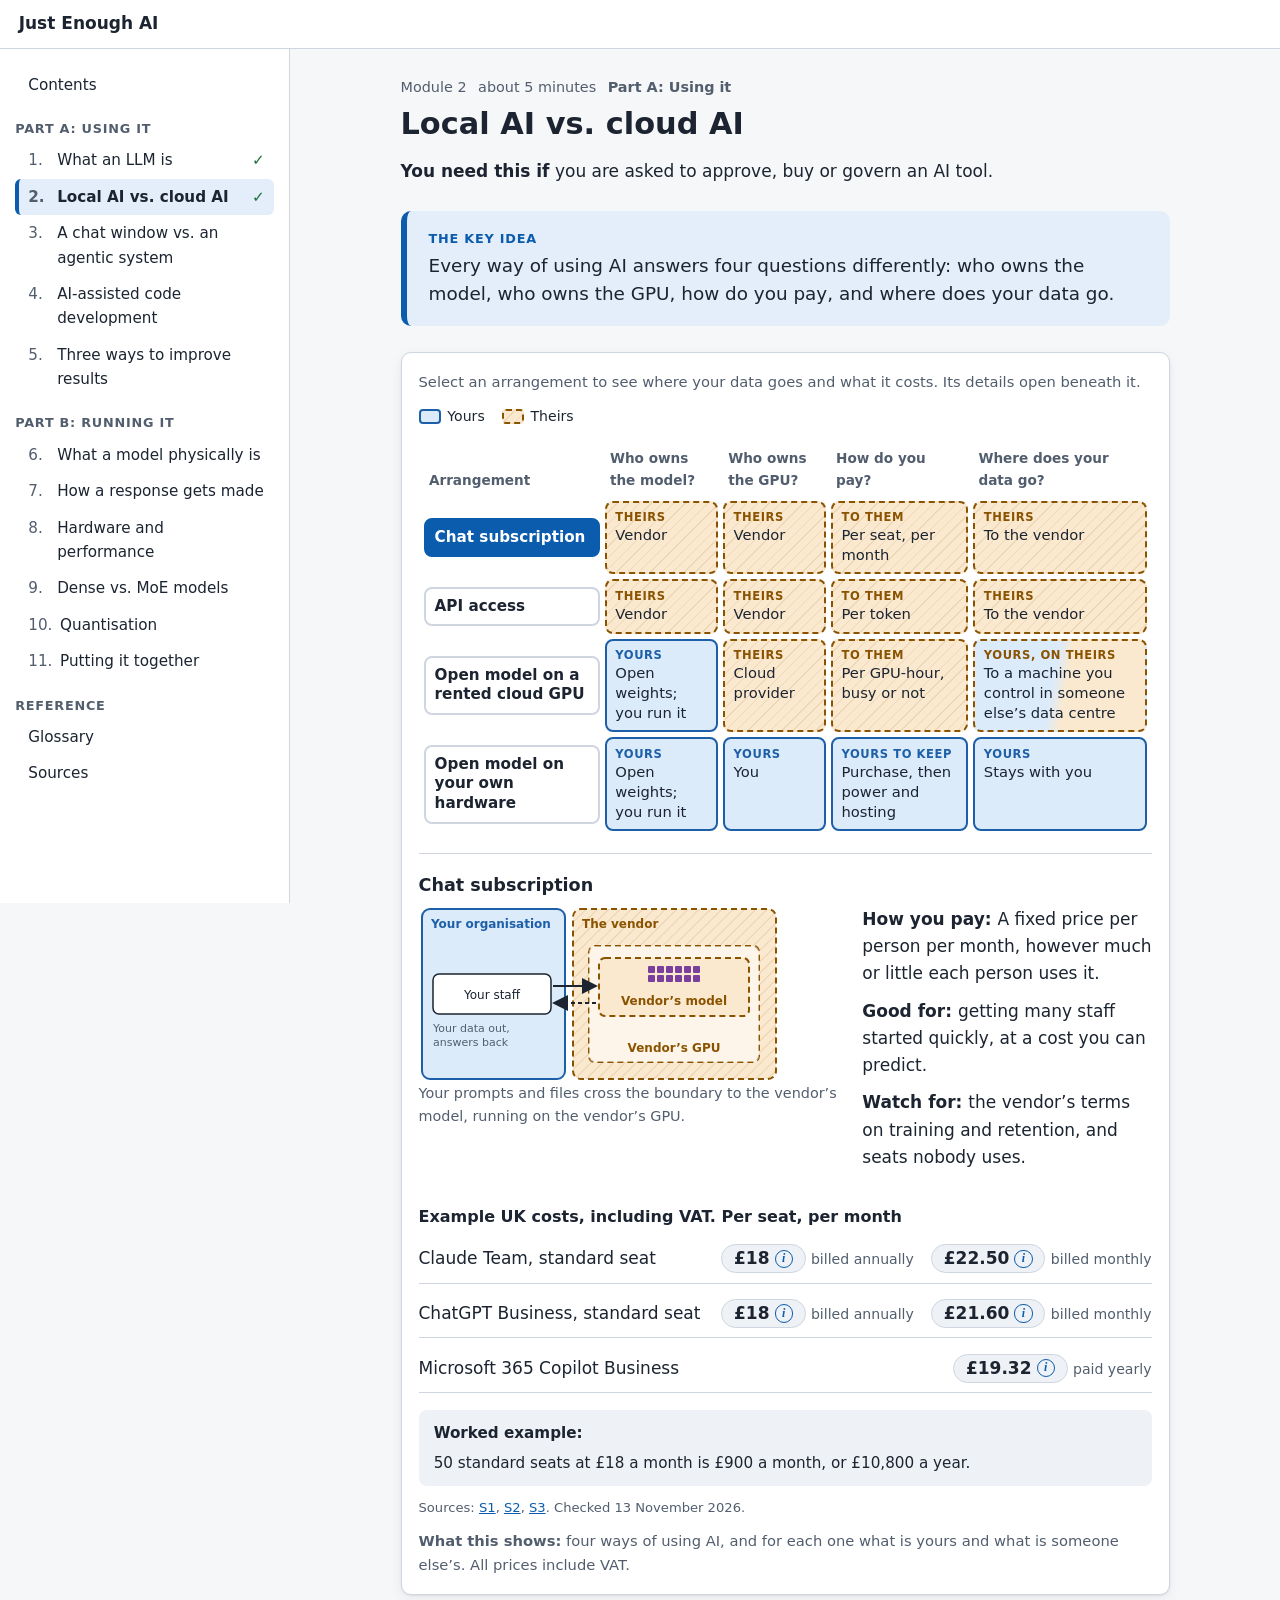
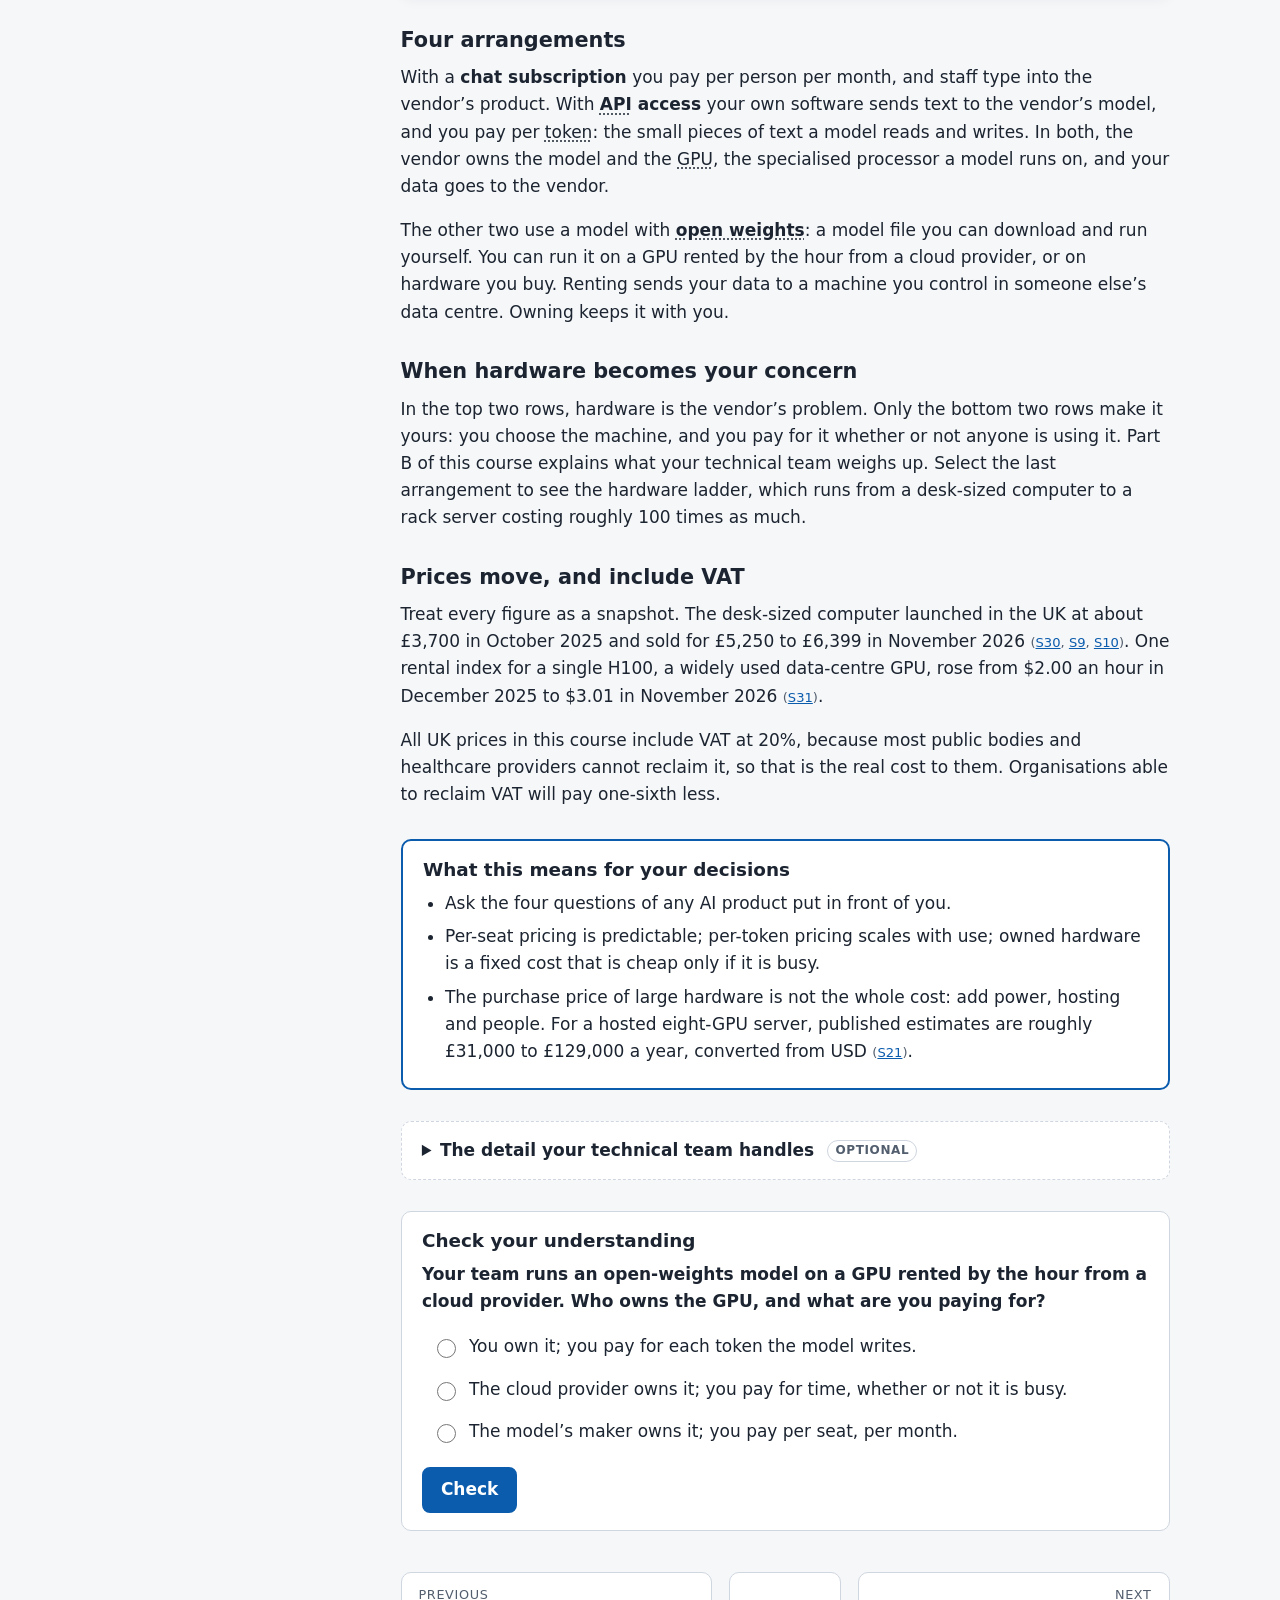
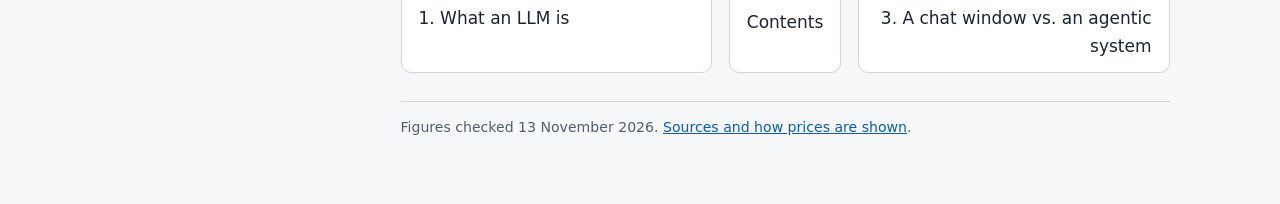
<file: modules/02-local-vs-cloud.html>
<!doctype html>
<html lang="en-GB">
<head>
<meta charset="utf-8">
<meta name="viewport" content="width=device-width, initial-scale=1">
<title>2. Local AI vs. cloud AI — Just Enough AI</title>
<link rel="stylesheet" href="../assets/css/site.css">
</head>
<body data-root="../" data-module="2">
<a class="skip" href="#main">Skip to content</a>
<header class="topbar">
  <a class="brand" href="../index.html">Just Enough AI</a>
  <button type="button" id="menu-btn" class="btn secondary menu-btn" hidden>Menu</button>
</header>
<div class="layout">
  <nav id="sidebar" class="sidebar" aria-label="Course contents">
    <ul>
      <li><a href="../index.html">Contents</a></li>
      <li><a href="../glossary.html">Glossary</a></li>
      <li><a href="../sources.html">Sources</a></li>
    </ul>
  </nav>
  <main id="main">
    <p class="eyebrow"><span>Module 2</span><span>about 5 minutes</span><span class="part">Part A: Using it</span></p>
    <h1>Local AI vs. cloud AI</h1>
    <p class="need"><strong>You need this if</strong> you are asked to approve, buy or govern an AI tool.</p>

    <div class="key-idea" id="key-idea">
      <span class="label">The key idea</span>
      <p>Every way of using AI answers four questions differently: who owns the model, who owns the GPU, how do you pay, and where does your data go.</p>
    </div>

    <figure class="visual" id="ownership-grid" aria-label="A grid of four ways to use AI against four questions. A chat subscription and API access: the vendor owns the model and the GPU, and your data goes to the vendor. An open model on a rented cloud GPU: you run the model, the cloud provider owns the GPU, and your data goes to a machine you control in their data centre. An open model on your own hardware: you own everything and your data stays with you.">
      <p class="instruction js-only" hidden>Select an arrangement to see where your data goes and what it costs. Its details open beneath it.</p>
      <ul class="legend" aria-hidden="true">
        <li><span class="swatch zone-yours"></span> Yours</li>
        <li><span class="swatch zone-theirs"></span> Theirs</li>
      </ul>
      <table class="grid">
        <thead>
          <tr>
            <th scope="col">Arrangement</th>
            <th scope="col">Who owns the model?</th>
            <th scope="col">Who owns the GPU?</th>
            <th scope="col">How do you pay?</th>
            <th scope="col">Where does your data go?</th>
          </tr>
        </thead>
        <tbody>
          <tr data-arr="chat">
            <th scope="row">Chat subscription</th>
            <td class="zone-theirs" data-label="Who owns the model?"><span class="zone-tag">Theirs</span>Vendor</td>
            <td class="zone-theirs" data-label="Who owns the GPU?"><span class="zone-tag">Theirs</span>Vendor</td>
            <td class="zone-theirs" data-label="How do you pay?"><span class="zone-tag">To them</span>Per seat, per month</td>
            <td class="zone-theirs" data-label="Where does your data go?"><span class="zone-tag">Theirs</span>To the vendor</td>
          </tr>
          <tr data-arr="api">
            <th scope="row">API access</th>
            <td class="zone-theirs" data-label="Who owns the model?"><span class="zone-tag">Theirs</span>Vendor</td>
            <td class="zone-theirs" data-label="Who owns the GPU?"><span class="zone-tag">Theirs</span>Vendor</td>
            <td class="zone-theirs" data-label="How do you pay?"><span class="zone-tag">To them</span>Per token</td>
            <td class="zone-theirs" data-label="Where does your data go?"><span class="zone-tag">Theirs</span>To the vendor</td>
          </tr>
          <tr data-arr="rented">
            <th scope="row">Open model on a rented cloud GPU</th>
            <td class="zone-yours" data-label="Who owns the model?"><span class="zone-tag">Yours</span>Open weights; you run it</td>
            <td class="zone-theirs" data-label="Who owns the GPU?"><span class="zone-tag">Theirs</span>Cloud provider</td>
            <td class="zone-theirs" data-label="How do you pay?"><span class="zone-tag">To them</span>Per GPU-hour, busy or not</td>
            <td class="zone-mixed" data-label="Where does your data go?"><span class="zone-tag">Yours, on theirs</span>To a machine you control in someone else&rsquo;s data centre</td>
          </tr>
          <tr data-arr="own">
            <th scope="row">Open model on your own hardware</th>
            <td class="zone-yours" data-label="Who owns the model?"><span class="zone-tag">Yours</span>Open weights; you run it</td>
            <td class="zone-yours" data-label="Who owns the GPU?"><span class="zone-tag">Yours</span>You</td>
            <td class="zone-yours" data-label="How do you pay?"><span class="zone-tag">Yours to keep</span>Purchase, then power and hosting</td>
            <td class="zone-yours" data-label="Where does your data go?"><span class="zone-tag">Yours</span>Stays with you</td>
          </tr>
        </tbody>
      </table>
      <div id="arr-panel" class="arr-panel" aria-live="polite"></div>
      <noscript><p class="small muted">The cost examples and the hardware ladder under this grid need JavaScript. The grid and the text below carry the main points without it.</p></noscript>
      <figcaption><strong>What this shows:</strong> four ways of using AI, and for each one what is yours and what is someone else&rsquo;s. All prices include VAT.</figcaption>
    </figure>

    <h2 id="four-arrangements">Four arrangements</h2>
    <p>With a <strong>chat subscription</strong> you pay per person per month, and staff type into the vendor&rsquo;s product. With <strong><a class="term" href="../glossary.html#api">API</a> access</strong> your own software sends text to the vendor&rsquo;s model, and you pay per <a class="term" href="../glossary.html#token">token</a>: the small pieces of text a model reads and writes. In both, the vendor owns the model and the <a class="term" href="../glossary.html#gpu">GPU</a>, the specialised processor a model runs on, and your data goes to the vendor.</p>
    <p>The other two use a model with <strong><a class="term" href="../glossary.html#open-weights">open weights</a></strong>: a model file you can download and run yourself. You can run it on a GPU rented by the hour from a cloud provider, or on hardware you buy. Renting sends your data to a machine you control in someone else&rsquo;s data centre. Owning keeps it with you.</p>

    <h2 id="when-hardware-matters">When hardware becomes your concern</h2>
    <p>In the top two rows, hardware is the vendor&rsquo;s problem. Only the bottom two rows make it yours: you choose the machine, and you pay for it whether or not anyone is using it. Part B of this course explains what your technical team weighs up. Select the last arrangement to see the hardware ladder, which runs from a desk-sized computer to a rack server costing roughly 100 times as much.</p>

    <h2 id="prices-move">Prices move, and include VAT</h2>
    <p>Treat every figure as a snapshot. The desk-sized computer launched in the UK at about &pound;3,700 in October 2025 and sold for &pound;5,250 to &pound;6,399 in November 2026 <span class="srcref">(<a href="../sources.html#S30">S30</a>, <a href="../sources.html#S9">S9</a>, <a href="../sources.html#S10">S10</a>)</span>. One rental index for a single H100, a widely used data-centre GPU, rose from $2.00 an hour in December 2025 to $3.01 in November 2026 <span class="srcref">(<a href="../sources.html#S31">S31</a>)</span>.</p>
    <p>All UK prices in this course include VAT at 20%, because most public bodies and healthcare providers cannot reclaim it, so that is the real cost to them. Organisations able to reclaim VAT will pay one-sixth less.</p>

    <div class="decisions" id="decisions">
      <h2>What this means for your decisions</h2>
      <ul>
        <li>Ask the four questions of any AI product put in front of you.</li>
        <li>Per-seat pricing is predictable; per-token pricing scales with use; owned hardware is a fixed cost that is cheap only if it is busy.</li>
        <li>The purchase price of large hardware is not the whole cost: add power, hosting and people. For a hosted eight-GPU server, published estimates are roughly &pound;31,000 to &pound;129,000 a year, converted from USD <span class="srcref">(<a href="../sources.html#S21">S21</a>)</span>.</li>
      </ul>
    </div>

    <details class="detail" id="detail">
      <summary>The detail your technical team handles <span class="tag">optional</span></summary>
      <div class="detail-body">
        <h3 id="detail-terms">Contract terms that change the data answer</h3>
        <p>&ldquo;To the vendor&rdquo; covers a wide range. Enterprise contracts usually state whether your data may be used for <a class="term" href="../glossary.html#training">training</a> future models, how long prompts and outputs are retained, and which region they are processed and stored in. Consumer and free versions of the same product often have weaker terms than the business version. Your information governance and procurement teams read these terms; the answer belongs in any approval.</p>
        <h3 id="detail-hybrid">Hybrid arrangements</h3>
        <p>The four rows are not the only options. A vendor&rsquo;s model can be hosted inside your own cloud tenancy, so that the vendor still owns the model but the data stays within an environment you already govern. Some organisations also mix rows: a subscription for general staff use, API access for software they build, and a small machine on site for the most sensitive work.</p>
        <h3 id="detail-open">How good are open models?</h3>
        <p>The largest open models, which need hardware near the top of the ladder, can generally match hosted models for some tasks, but not all. Smaller open models that fit on a desk-sized machine are generally less capable, and are often good enough for well-defined work such as summarising or drafting. This changes with every model release, so your technical team should test candidates on your own tasks.</p>
      </div>
    </details>

    <div class="check" id="check" data-explain="Renting a GPU by the hour means the cloud provider owns it and you pay for the time it is switched on, whether or not it is doing any work.">
      <h2>Check your understanding</h2>
      <fieldset>
        <legend>Your team runs an open-weights model on a GPU rented by the hour from a cloud provider. Who owns the GPU, and what are you paying for?</legend>
        <label><input type="radio" name="q2"> You own it; you pay for each token the model writes.</label>
        <label><input type="radio" name="q2" data-correct> The cloud provider owns it; you pay for time, whether or not it is busy.</label>
        <label><input type="radio" name="q2"> The model&rsquo;s maker owns it; you pay per seat, per month.</label>
      </fieldset>
      <details class="answer">
        <summary>Show the answer</summary>
        <p>The cloud provider owns it; you pay for time, whether or not it is busy.</p>
      </details>
    </div>

    <nav class="pager" aria-label="Previous and next module">
      <a class="prev" href="01-what-is-an-llm.html"><span>Previous</span>1. What an LLM is</a>
      <a class="contents" href="../index.html">Contents</a>
      <a class="next" href="03-chat-vs-agent.html"><span>Next</span>3. A chat window vs. an agentic system</a>
    </nav>

    <footer class="page-footer">
      <p>Figures checked 13 November 2026. <a href="../sources.html">Sources and how prices are shown</a>.</p>
    </footer>
  </main>
</div>
<script src="../data/modules.js"></script>
<script src="../data/glossary.js"></script>
<script src="../data/sources.js"></script>
<script src="../data/prices.js"></script>
<script src="../data/hardware.js"></script>
<script src="../assets/js/site.js"></script>
<script src="../assets/js/visuals/m02.js"></script>
</body>
</html>
</file>
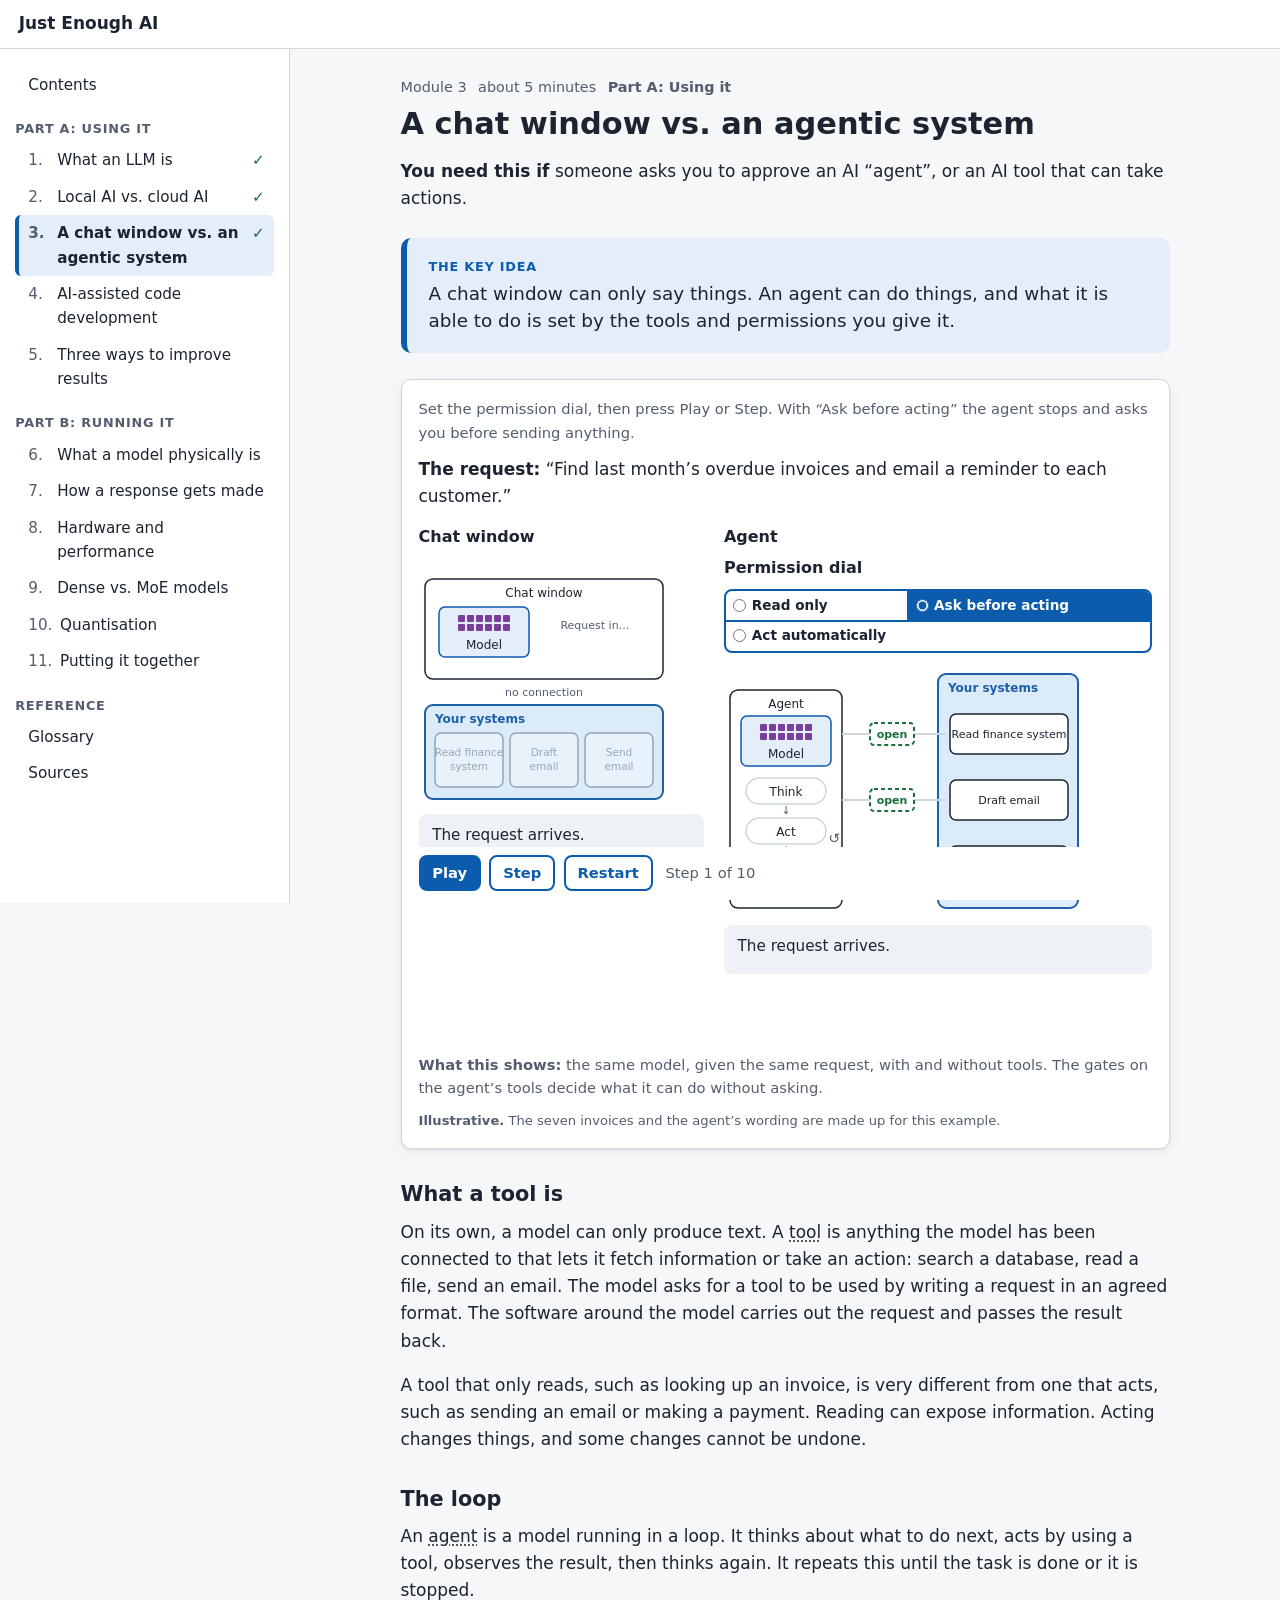
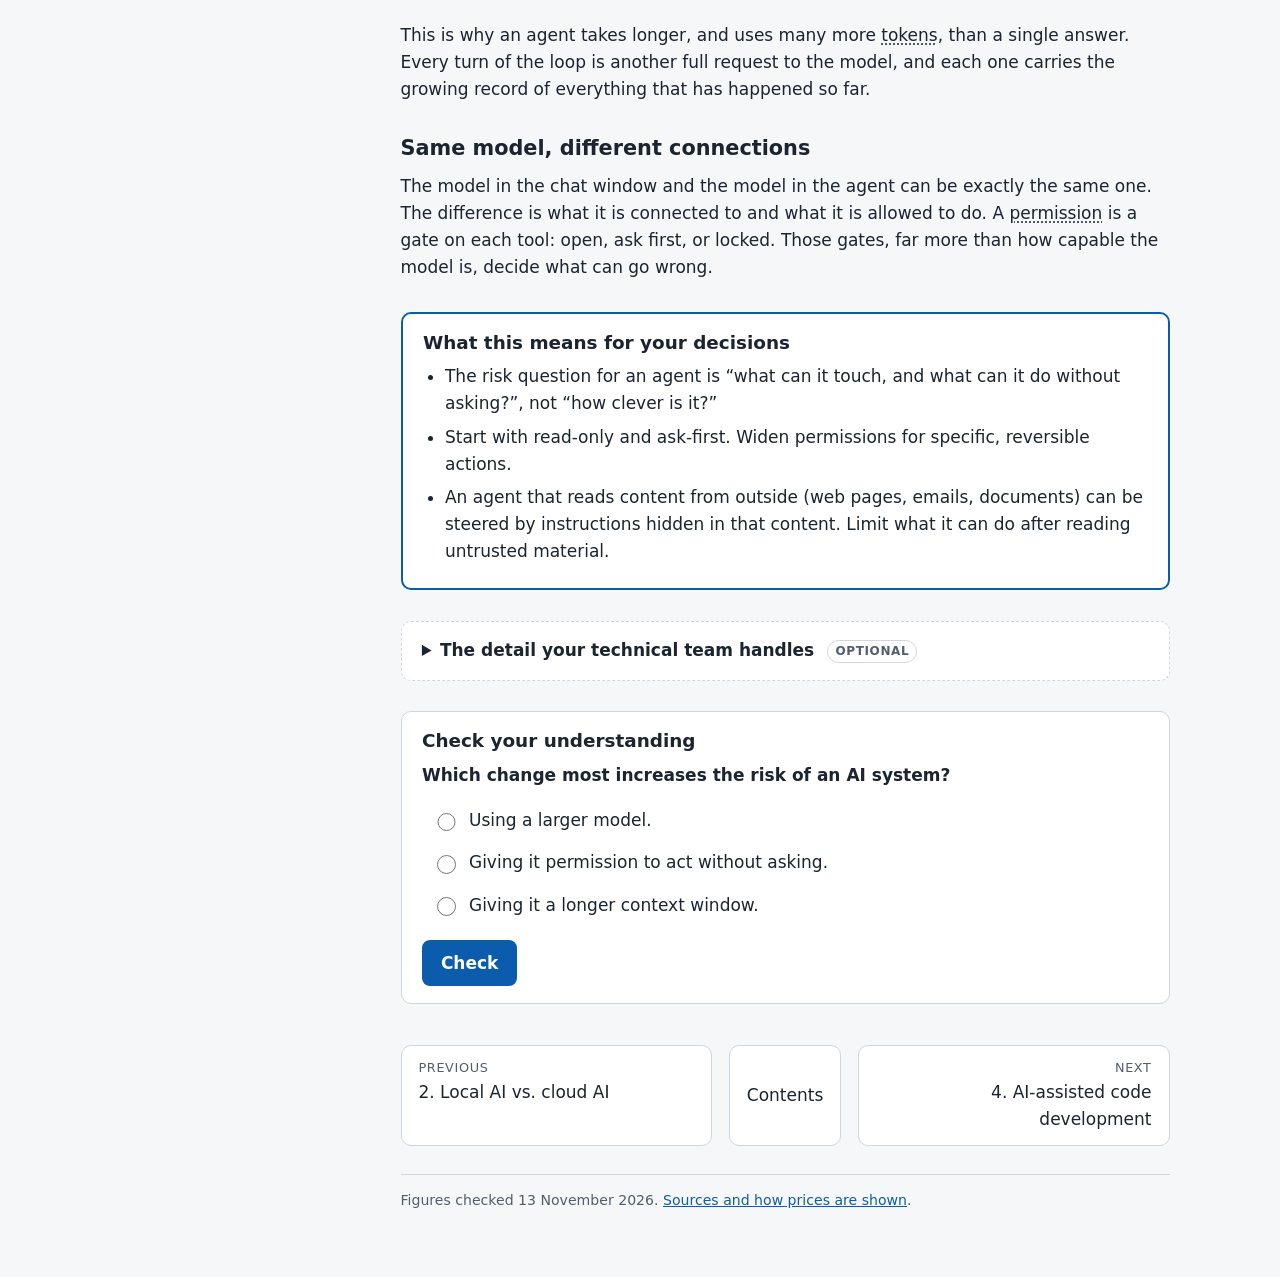
<file: modules/03-chat-vs-agent.html>
<!doctype html>
<html lang="en-GB">
<head>
<meta charset="utf-8">
<meta name="viewport" content="width=device-width, initial-scale=1">
<title>3. A chat window vs. an agentic system — Just Enough AI</title>
<link rel="stylesheet" href="../assets/css/site.css">
</head>
<body data-root="../" data-module="3">
<a class="skip" href="#main">Skip to content</a>
<header class="topbar">
  <a class="brand" href="../index.html">Just Enough AI</a>
  <button type="button" id="menu-btn" class="btn secondary menu-btn" hidden>Menu</button>
</header>
<div class="layout">
  <nav id="sidebar" class="sidebar" aria-label="Course contents">
    <ul>
      <li><a href="../index.html">Contents</a></li>
      <li><a href="../glossary.html">Glossary</a></li>
      <li><a href="../sources.html">Sources</a></li>
    </ul>
  </nav>
  <main id="main">
    <p class="eyebrow"><span>Module 3</span><span>about 5 minutes</span><span class="part">Part A: Using it</span></p>
    <h1>A chat window vs. an agentic system</h1>
    <p class="need"><strong>You need this if</strong> someone asks you to approve an AI &ldquo;agent&rdquo;, or an AI tool that can take actions.</p>

    <div class="key-idea" id="key-idea">
      <span class="label">The key idea</span>
      <p>A chat window can only say things. An agent can do things, and what it is able to do is set by the tools and permissions you give it.</p>
    </div>

    <figure class="visual" id="chat-vs-agent" aria-label="The same request handled two ways. On the left, a chat window receives the request and replies with text; nothing else changes. On the right, an agent works in a loop of think, act and observe, using three tools in your systems: read finance system, draft email and send email. Each tool has a permission gate that is open, ask-first or locked.">
      <p class="instruction js-only" hidden>Set the permission dial, then press Play or Step. With &ldquo;Ask before acting&rdquo; the agent stops and asks you before sending anything.</p>
      <p><strong>The request:</strong> &ldquo;Find last month&rsquo;s overdue invoices and email a reminder to each customer.&rdquo;</p>
      <div id="cva-body"></div>
      <noscript><p class="small muted">This interactive picture needs JavaScript. It steps through the same request handled by a chat window, which only replies with advice, and by an agent, which reads the finance system, drafts emails and, if permitted, sends them.</p></noscript>
      <figcaption><strong>What this shows:</strong> the same model, given the same request, with and without tools. The gates on the agent&rsquo;s tools decide what it can do without asking.</figcaption>
      <p class="stamp"><span class="illus">Illustrative.</span> The seven invoices and the agent&rsquo;s wording are made up for this example.</p>
    </figure>

    <h2 id="tools">What a tool is</h2>
    <p>On its own, a model can only produce text. A <a class="term" href="../glossary.html#tool">tool</a> is anything the model has been connected to that lets it fetch information or take an action: search a database, read a file, send an email. The model asks for a tool to be used by writing a request in an agreed format. The software around the model carries out the request and passes the result back.</p>
    <p>A tool that only reads, such as looking up an invoice, is very different from one that acts, such as sending an email or making a payment. Reading can expose information. Acting changes things, and some changes cannot be undone.</p>

    <h2 id="loop">The loop</h2>
    <p>An <a class="term" href="../glossary.html#agent">agent</a> is a model running in a loop. It thinks about what to do next, acts by using a tool, observes the result, then thinks again. It repeats this until the task is done or it is stopped.</p>
    <p>This is why an agent takes longer, and uses many more <a class="term" href="../glossary.html#token">tokens</a>, than a single answer. Every turn of the loop is another full request to the model, and each one carries the growing record of everything that has happened so far.</p>

    <h2 id="same-model">Same model, different connections</h2>
    <p>The model in the chat window and the model in the agent can be exactly the same one. The difference is what it is connected to and what it is allowed to do. A <a class="term" href="../glossary.html#permission">permission</a> is a gate on each tool: open, ask first, or locked. Those gates, far more than how capable the model is, decide what can go wrong.</p>

    <div class="decisions" id="decisions">
      <h2>What this means for your decisions</h2>
      <ul>
        <li>The risk question for an agent is &ldquo;what can it touch, and what can it do without asking?&rdquo;, not &ldquo;how clever is it?&rdquo;</li>
        <li>Start with read-only and ask-first. Widen permissions for specific, reversible actions.</li>
        <li>An agent that reads content from outside (web pages, emails, documents) can be steered by instructions hidden in that content. Limit what it can do after reading untrusted material.</li>
      </ul>
    </div>

    <details class="detail" id="detail">
      <summary>The detail your technical team handles <span class="tag">optional</span></summary>
      <div class="detail-body">
        <h3 id="detail-tools">Tool definitions and connectors</h3>
        <p>Each tool is described to the model in a short definition: its name, what it does and what information it needs. Connectors are ready-made sets of tools for a particular system, such as a calendar or a document store. Your team chooses which to install and what account each one acts as.</p>
        <h3 id="detail-sandboxes">Sandboxes</h3>
        <p>A sandbox is a sealed-off environment in which an agent can run commands without being able to reach anything else. It limits the damage a mistake can do.</p>
        <h3 id="detail-logs">Audit logs</h3>
        <p>A well-run agent records every tool it used, with what inputs and what came back. This is what lets you answer &ldquo;what did it do, and why?&rdquo; afterwards.</p>
        <h3 id="detail-injection">Prompt injection</h3>
        <p>A model cannot reliably tell the difference between instructions from you and instructions that appear inside material it is reading. Someone can therefore plant text in a web page, email or document that tells the agent to do something you did not ask for. This is called prompt injection, and the main defence is limiting what the agent is permitted to do, not hoping it will notice.</p>
        <h3 id="detail-loop-human">Human in the loop, human on the loop</h3>
        <p>&ldquo;Human in the loop&rdquo; means a person approves each significant action before it happens. &ldquo;Human on the loop&rdquo; means the agent acts by itself while a person monitors and can step in. The second is faster and carries more risk.</p>
      </div>
    </details>

    <div class="check" id="check" data-explain="Permission to act without asking removes the point at which a person could catch a mistake. A larger model or a longer context window changes how capable the system is, not what it is allowed to do.">
      <h2>Check your understanding</h2>
      <fieldset>
        <legend>Which change most increases the risk of an AI system?</legend>
        <label><input type="radio" name="q3"> Using a larger model.</label>
        <label><input type="radio" name="q3" data-correct> Giving it permission to act without asking.</label>
        <label><input type="radio" name="q3"> Giving it a longer context window.</label>
      </fieldset>
      <details class="answer">
        <summary>Show the answer</summary>
        <p>Giving it permission to act without asking.</p>
      </details>
    </div>

    <nav class="pager" aria-label="Previous and next module">
      <a class="prev" href="02-local-vs-cloud.html"><span>Previous</span>2. Local AI vs. cloud AI</a>
      <a class="contents" href="../index.html">Contents</a>
      <a class="next" href="04-ai-assisted-coding.html"><span>Next</span>4. AI-assisted code development</a>
    </nav>

    <footer class="page-footer">
      <p>Figures checked 13 November 2026. <a href="../sources.html">Sources and how prices are shown</a>.</p>
    </footer>
  </main>
</div>
<script src="../data/modules.js"></script>
<script src="../data/glossary.js"></script>
<script src="../assets/js/site.js"></script>
<script src="../assets/js/visuals/m03.js"></script>
</body>
</html>
</file>
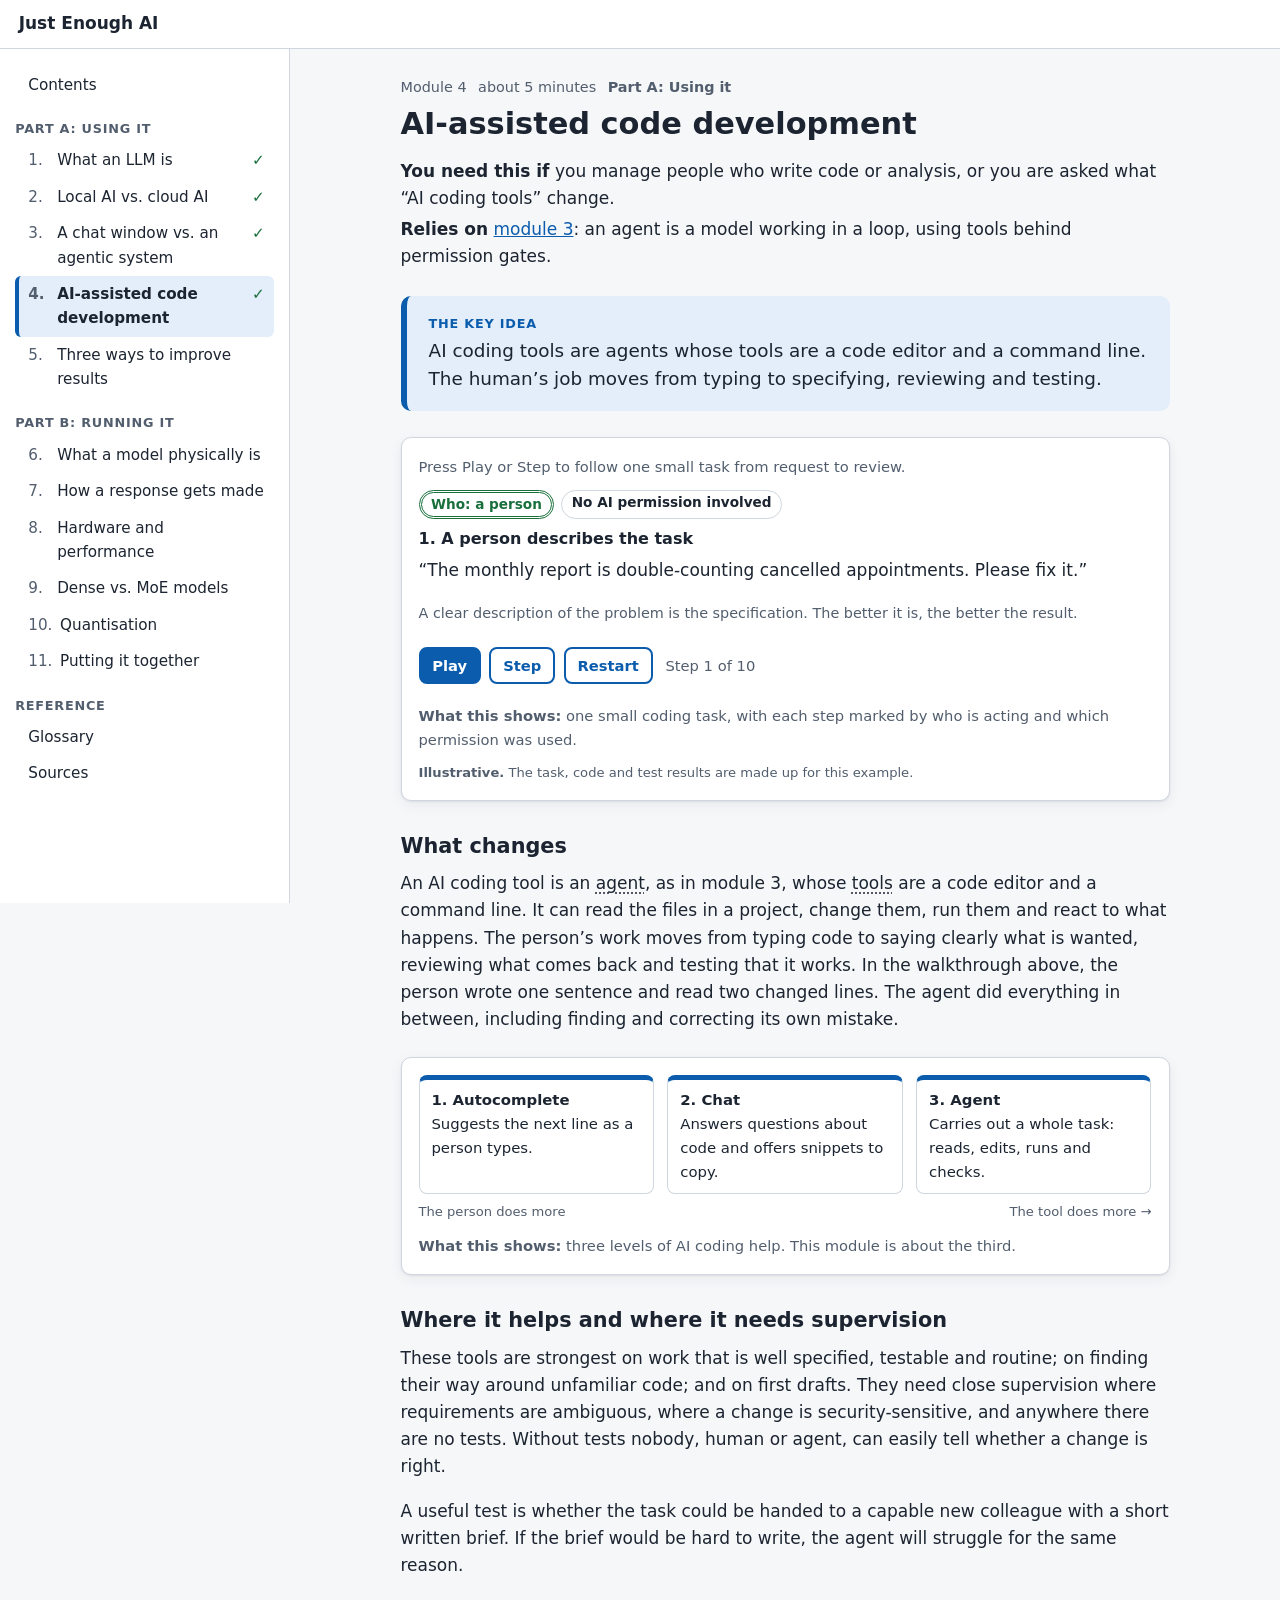
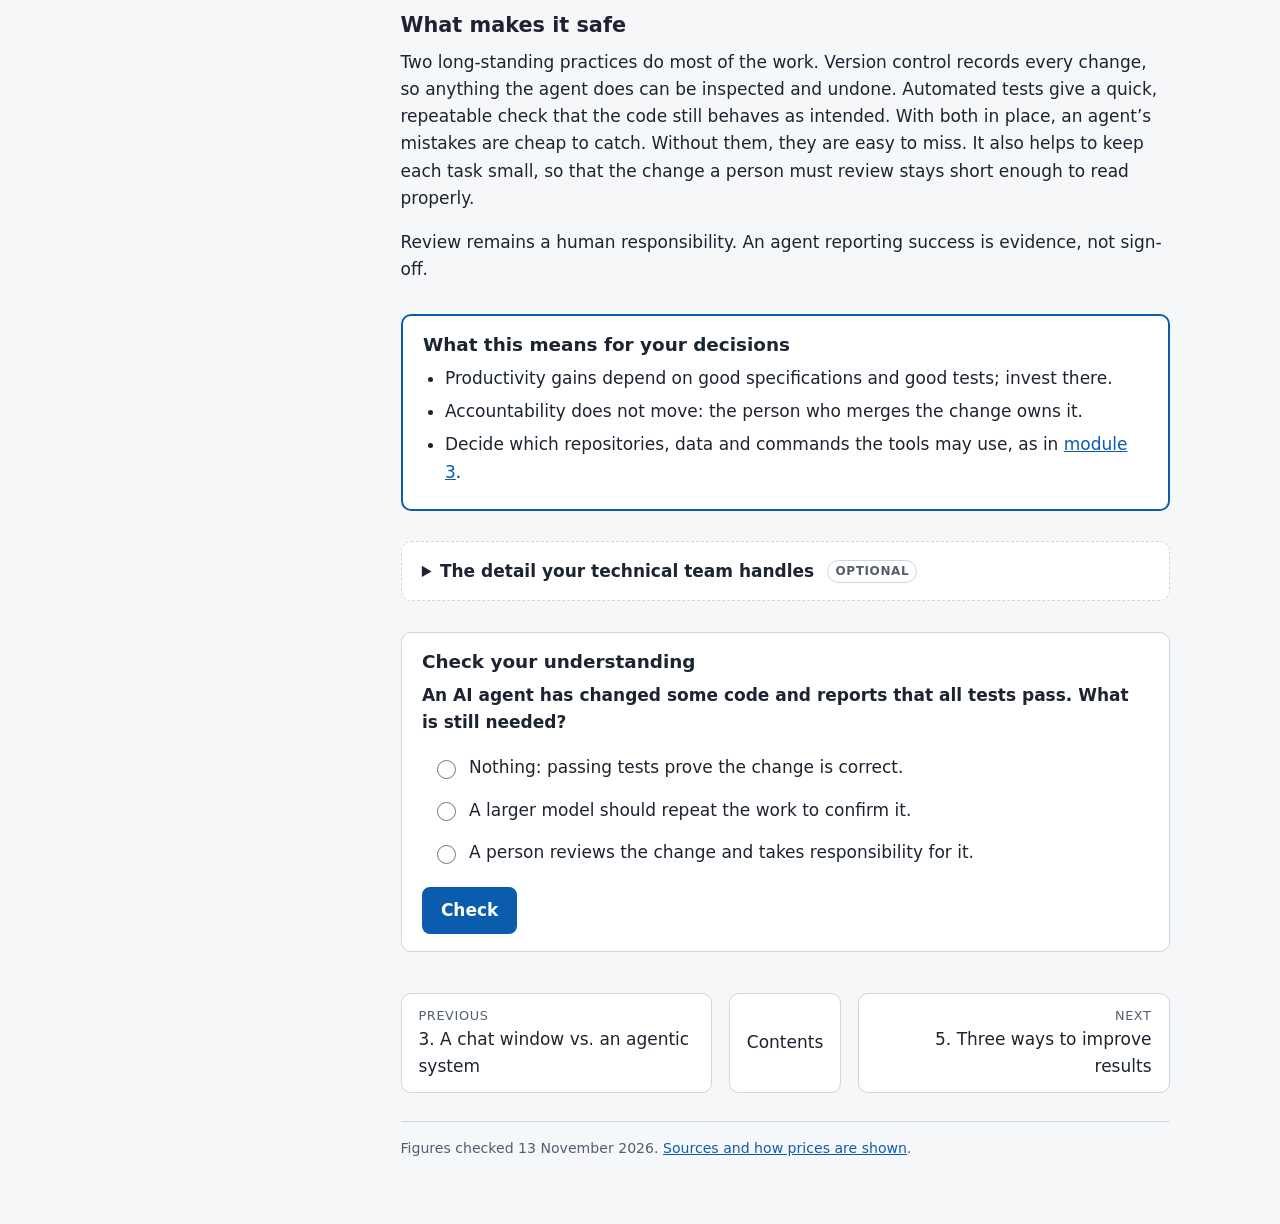
<file: modules/04-ai-assisted-coding.html>
<!doctype html>
<html lang="en-GB">
<head>
<meta charset="utf-8">
<meta name="viewport" content="width=device-width, initial-scale=1">
<title>4. AI-assisted code development — Just Enough AI</title>
<link rel="stylesheet" href="../assets/css/site.css">
</head>
<body data-root="../" data-module="4">
<a class="skip" href="#main">Skip to content</a>
<header class="topbar">
  <a class="brand" href="../index.html">Just Enough AI</a>
  <button type="button" id="menu-btn" class="btn secondary menu-btn" hidden>Menu</button>
</header>
<div class="layout">
  <nav id="sidebar" class="sidebar" aria-label="Course contents">
    <ul>
      <li><a href="../index.html">Contents</a></li>
      <li><a href="../glossary.html">Glossary</a></li>
      <li><a href="../sources.html">Sources</a></li>
    </ul>
  </nav>
  <main id="main">
    <p class="eyebrow"><span>Module 4</span><span>about 5 minutes</span><span class="part">Part A: Using it</span></p>
    <h1>AI-assisted code development</h1>
    <p class="need"><strong>You need this if</strong> you manage people who write code or analysis, or you are asked what &ldquo;AI coding tools&rdquo; change.</p>
    <p class="relies"><strong>Relies on</strong> <a href="03-chat-vs-agent.html">module 3</a>: an agent is a model working in a loop, using tools behind permission gates.</p>

    <div class="key-idea" id="key-idea">
      <span class="label">The key idea</span>
      <p>AI coding tools are agents whose tools are a code editor and a command line. The human&rsquo;s job moves from typing to specifying, reviewing and testing.</p>
    </div>

    <figure class="visual" id="walkthrough" aria-label="A step-by-step walkthrough of an AI coding agent fixing a small bug. A person describes the problem; the agent reads the files, proposes a plan, edits two lines, runs the tests, sees one fail, fixes it, sees all tests pass and writes a summary; a person then reviews the change.">
      <p class="instruction js-only" hidden>Press Play or Step to follow one small task from request to review.</p>
      <div id="walk-body"></div>
      <noscript><p class="small muted">This interactive picture needs JavaScript. It follows one small bug fix: a person describes the problem; an agent reads the files, plans, edits two lines, runs the tests, fixes a failure and summarises; a person reviews the result.</p></noscript>
      <figcaption><strong>What this shows:</strong> one small coding task, with each step marked by who is acting and which permission was used.</figcaption>
      <p class="stamp"><span class="illus">Illustrative.</span> The task, code and test results are made up for this example.</p>
    </figure>

    <h2 id="what-changes">What changes</h2>
    <p>An AI coding tool is an <a class="term" href="../glossary.html#agent">agent</a>, as in module 3, whose <a class="term" href="../glossary.html#tool">tools</a> are a code editor and a command line. It can read the files in a project, change them, run them and react to what happens. The person&rsquo;s work moves from typing code to saying clearly what is wanted, reviewing what comes back and testing that it works. In the walkthrough above, the person wrote one sentence and read two changed lines. The agent did everything in between, including finding and correcting its own mistake.</p>

    <figure class="visual" id="levels" aria-label="Three levels of AI help with code, in order of increasing autonomy: autocomplete, chat and agent.">
      <ol class="levels">
        <li><strong>1. Autocomplete</strong> Suggests the next line as a person types.</li>
        <li><strong>2. Chat</strong> Answers questions about code and offers snippets to copy.</li>
        <li><strong>3. Agent</strong> Carries out a whole task: reads, edits, runs and checks.</li>
      </ol>
      <p class="levels-axis" aria-hidden="true"><span>The person does more</span><span>The tool does more &rarr;</span></p>
      <figcaption><strong>What this shows:</strong> three levels of AI coding help. This module is about the third.</figcaption>
    </figure>

    <h2 id="strengths">Where it helps and where it needs supervision</h2>
    <p>These tools are strongest on work that is well specified, testable and routine; on finding their way around unfamiliar code; and on first drafts. They need close supervision where requirements are ambiguous, where a change is security-sensitive, and anywhere there are no tests. Without tests nobody, human or agent, can easily tell whether a change is right.</p>
    <p>A useful test is whether the task could be handed to a capable new colleague with a short written brief. If the brief would be hard to write, the agent will struggle for the same reason.</p>

    <h2 id="what-makes-it-safe">What makes it safe</h2>
    <p>Two long-standing practices do most of the work. Version control records every change, so anything the agent does can be inspected and undone. Automated tests give a quick, repeatable check that the code still behaves as intended. With both in place, an agent&rsquo;s mistakes are cheap to catch. Without them, they are easy to miss. It also helps to keep each task small, so that the change a person must review stays short enough to read properly.</p>
    <p>Review remains a human responsibility. An agent reporting success is evidence, not sign-off.</p>

    <div class="decisions" id="decisions">
      <h2>What this means for your decisions</h2>
      <ul>
        <li>Productivity gains depend on good specifications and good tests; invest there.</li>
        <li>Accountability does not move: the person who merges the change owns it.</li>
        <li>Decide which repositories, data and commands the tools may use, as in <a href="03-chat-vs-agent.html">module 3</a>.</li>
      </ul>
    </div>

    <details class="detail" id="detail">
      <summary>The detail your technical team handles <span class="tag">optional</span></summary>
      <div class="detail-body">
        <h3 id="detail-context">Context limits on large codebases</h3>
        <p>A large codebase does not fit in a <a class="term" href="../glossary.html#context-window">context window</a>. The agent searches for the relevant files and reads only those, so its work is only as good as its search. Clear structure and documentation help agents for the same reason they help new staff.</p>
        <h3 id="detail-where">Where the code is sent</h3>
        <p>Whatever the agent reads is sent to wherever the model runs. The four arrangements in <a href="02-local-vs-cloud.html">module 2</a> apply to code exactly as they do to any other data.</p>
        <h3 id="detail-hygiene">Licensing and secrets</h3>
        <p>Teams need a position on the licence status of generated code, and on keeping passwords and access keys out of anything the agent can read. Neither is new; both matter more when more code is written faster.</p>
        <h3 id="detail-local">Coding agents on a local model</h3>
        <p>A coding agent can be pointed at an open model on your own hardware, which keeps the code on site. Smaller local models are generally weaker at long, multi-step tasks, so teams test before relying on them. Part B explains the hardware side.</p>
      </div>
    </details>

    <div class="check" id="check" data-explain="Passing tests are good evidence, but only as good as the tests. A person still reviews the change and takes responsibility for it.">
      <h2>Check your understanding</h2>
      <fieldset>
        <legend>An AI agent has changed some code and reports that all tests pass. What is still needed?</legend>
        <label><input type="radio" name="q4"> Nothing: passing tests prove the change is correct.</label>
        <label><input type="radio" name="q4"> A larger model should repeat the work to confirm it.</label>
        <label><input type="radio" name="q4" data-correct> A person reviews the change and takes responsibility for it.</label>
      </fieldset>
      <details class="answer">
        <summary>Show the answer</summary>
        <p>A person reviews the change and takes responsibility for it.</p>
      </details>
    </div>

    <nav class="pager" aria-label="Previous and next module">
      <a class="prev" href="03-chat-vs-agent.html"><span>Previous</span>3. A chat window vs. an agentic system</a>
      <a class="contents" href="../index.html">Contents</a>
      <a class="next" href="05-improving-results.html"><span>Next</span>5. Three ways to improve results</a>
    </nav>

    <footer class="page-footer">
      <p>Figures checked 13 November 2026. <a href="../sources.html">Sources and how prices are shown</a>.</p>
    </footer>
  </main>
</div>
<script src="../data/modules.js"></script>
<script src="../data/glossary.js"></script>
<script src="../assets/js/site.js"></script>
<script src="../assets/js/visuals/m04.js"></script>
</body>
</html>
</file>
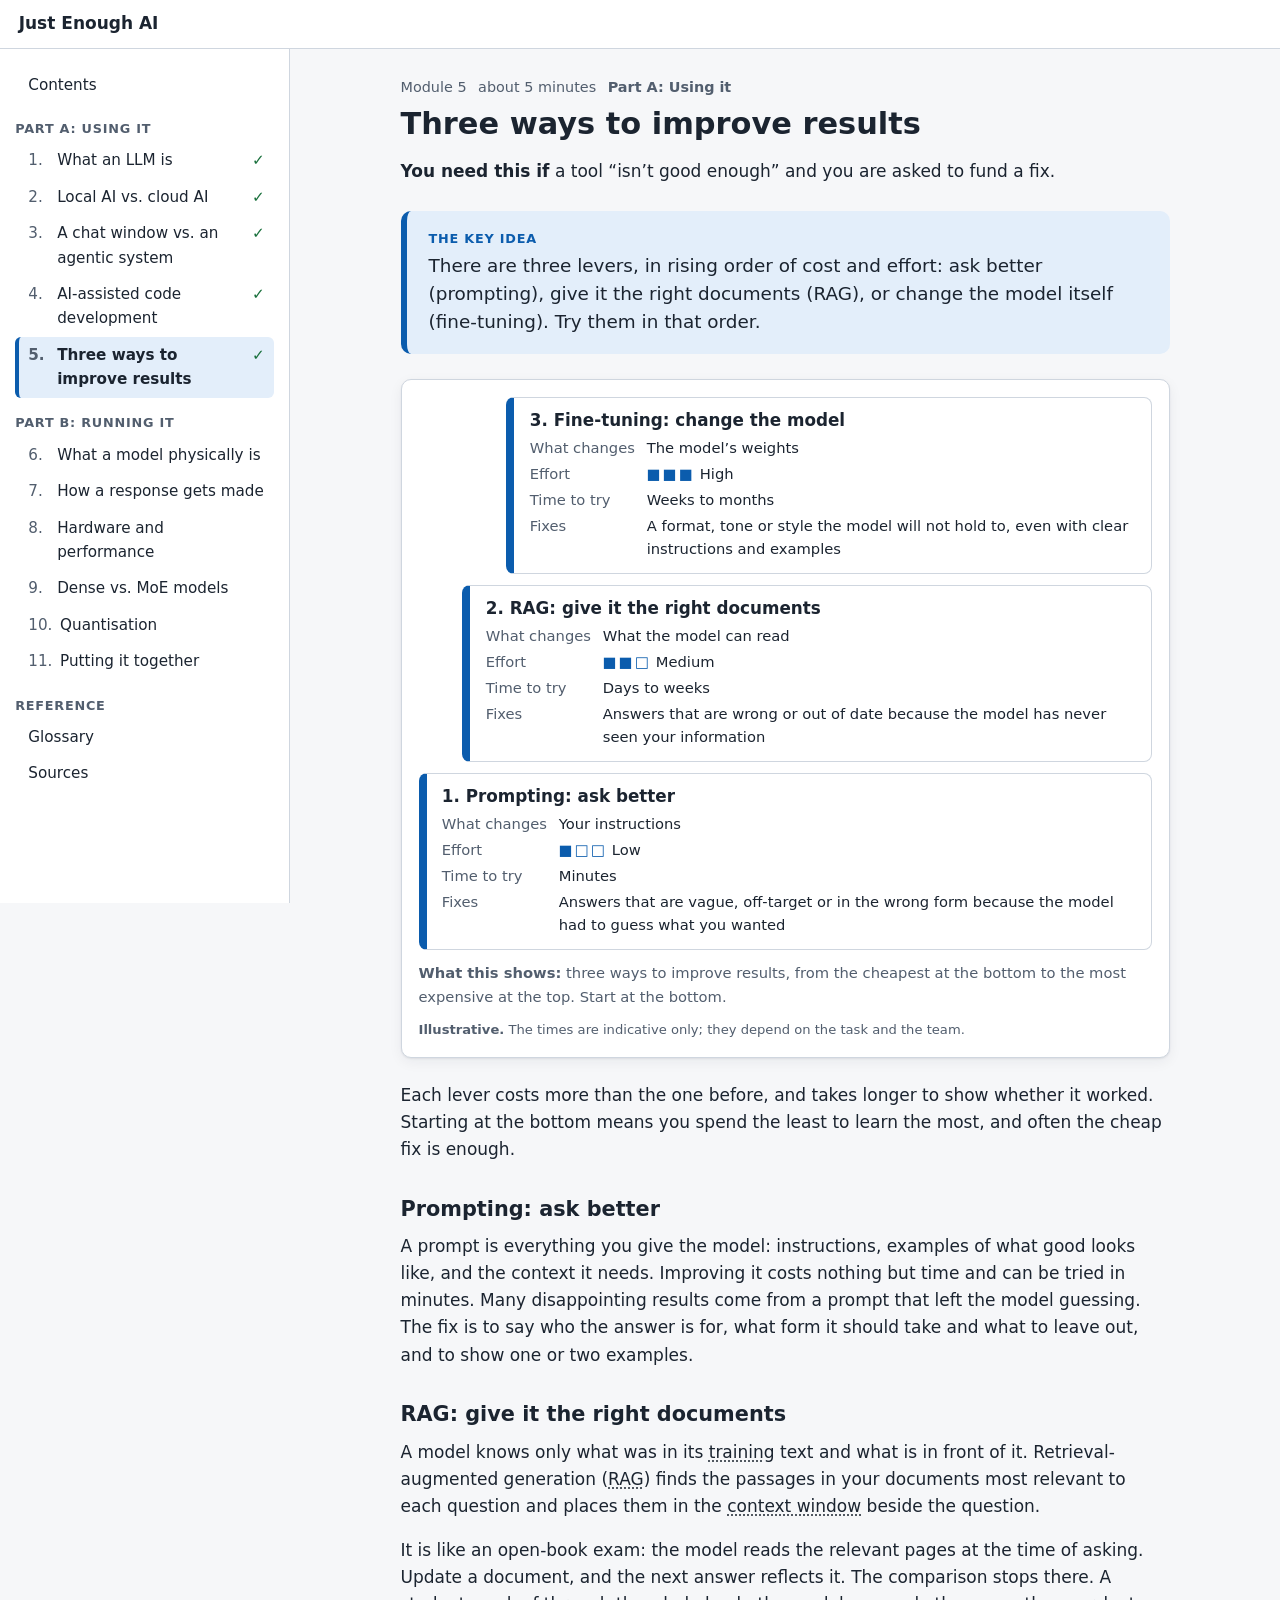
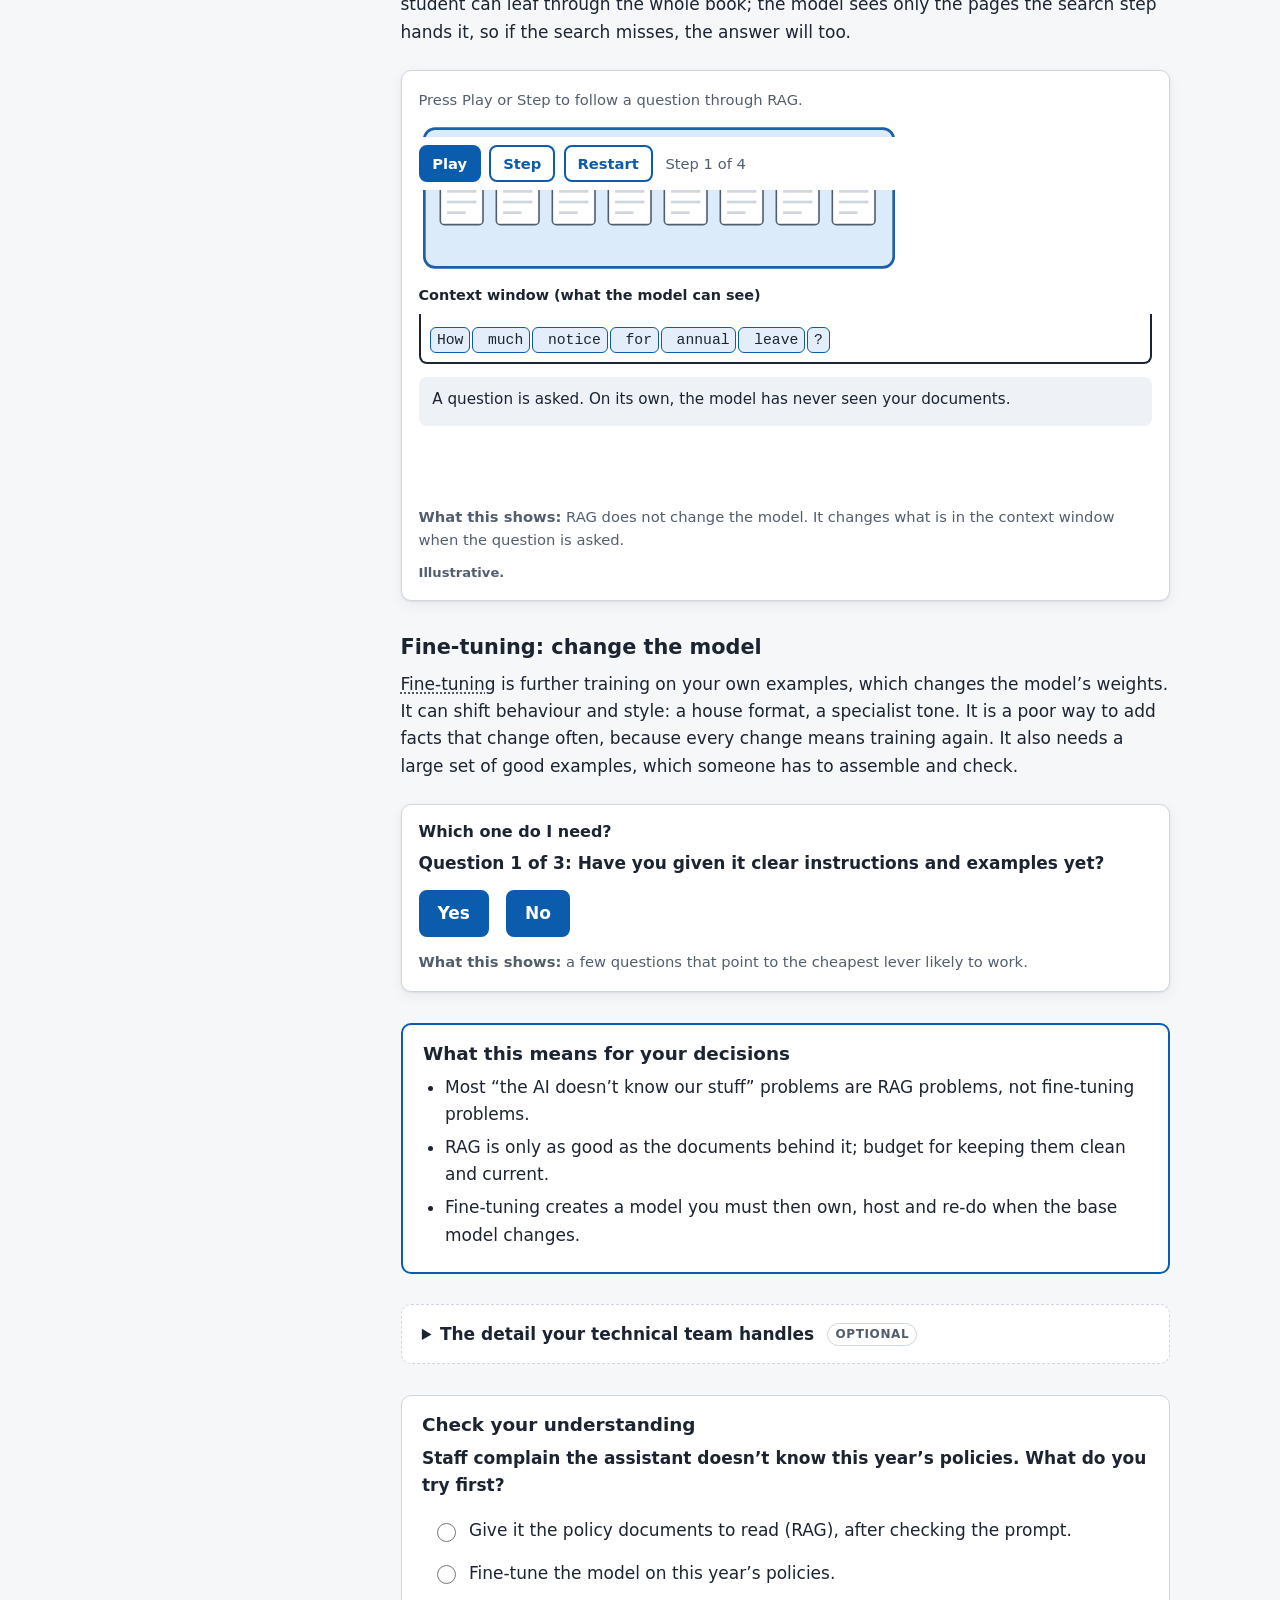
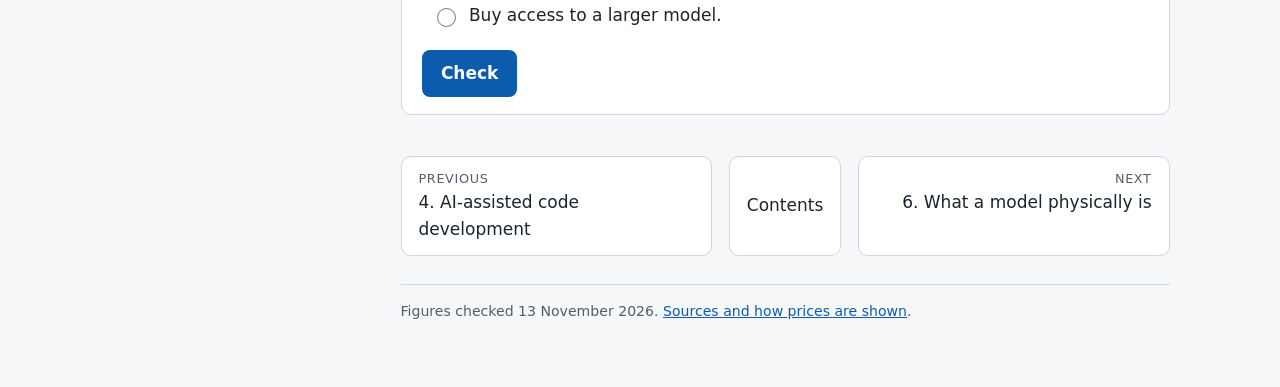
<file: modules/05-improving-results.html>
<!doctype html>
<html lang="en-GB">
<head>
<meta charset="utf-8">
<meta name="viewport" content="width=device-width, initial-scale=1">
<title>5. Three ways to improve results — Just Enough AI</title>
<link rel="stylesheet" href="../assets/css/site.css">
</head>
<body data-root="../" data-module="5">
<a class="skip" href="#main">Skip to content</a>
<header class="topbar">
  <a class="brand" href="../index.html">Just Enough AI</a>
  <button type="button" id="menu-btn" class="btn secondary menu-btn" hidden>Menu</button>
</header>
<div class="layout">
  <nav id="sidebar" class="sidebar" aria-label="Course contents">
    <ul>
      <li><a href="../index.html">Contents</a></li>
      <li><a href="../glossary.html">Glossary</a></li>
      <li><a href="../sources.html">Sources</a></li>
    </ul>
  </nav>
  <main id="main">
    <p class="eyebrow"><span>Module 5</span><span>about 5 minutes</span><span class="part">Part A: Using it</span></p>
    <h1>Three ways to improve results</h1>
    <p class="need"><strong>You need this if</strong> a tool &ldquo;isn&rsquo;t good enough&rdquo; and you are asked to fund a fix.</p>

    <div class="key-idea" id="key-idea">
      <span class="label">The key idea</span>
      <p>There are three levers, in rising order of cost and effort: ask better (prompting), give it the right documents (RAG), or change the model itself (fine-tuning). Try them in that order.</p>
    </div>

    <figure class="visual" id="ladder" aria-label="A ladder of three ways to improve results. Bottom rung: prompting, which changes your instructions and can be tried in minutes. Middle rung: RAG, which changes what the model can read and takes days to weeks. Top rung: fine-tuning, which changes the model's weights and takes weeks to months.">
      <ol class="rungs">
        <li>
          <h3>1. Prompting: ask better</h3>
          <dl>
            <dt>What changes</dt><dd>Your instructions</dd>
            <dt>Effort</dt><dd><span class="effort" aria-hidden="true">&#9632;&#9633;&#9633;</span> Low</dd>
            <dt>Time to try</dt><dd>Minutes</dd>
            <dt>Fixes</dt><dd>Answers that are vague, off-target or in the wrong form because the model had to guess what you wanted</dd>
          </dl>
        </li>
        <li>
          <h3>2. RAG: give it the right documents</h3>
          <dl>
            <dt>What changes</dt><dd>What the model can read</dd>
            <dt>Effort</dt><dd><span class="effort" aria-hidden="true">&#9632;&#9632;&#9633;</span> Medium</dd>
            <dt>Time to try</dt><dd>Days to weeks</dd>
            <dt>Fixes</dt><dd>Answers that are wrong or out of date because the model has never seen your information</dd>
          </dl>
        </li>
        <li>
          <h3>3. Fine-tuning: change the model</h3>
          <dl>
            <dt>What changes</dt><dd>The model&rsquo;s weights</dd>
            <dt>Effort</dt><dd><span class="effort" aria-hidden="true">&#9632;&#9632;&#9632;</span> High</dd>
            <dt>Time to try</dt><dd>Weeks to months</dd>
            <dt>Fixes</dt><dd>A format, tone or style the model will not hold to, even with clear instructions and examples</dd>
          </dl>
        </li>
      </ol>
      <figcaption><strong>What this shows:</strong> three ways to improve results, from the cheapest at the bottom to the most expensive at the top. Start at the bottom.</figcaption>
      <p class="stamp"><span class="illus">Illustrative.</span> The times are indicative only; they depend on the task and the team.</p>
    </figure>

    <p>Each lever costs more than the one before, and takes longer to show whether it worked. Starting at the bottom means you spend the least to learn the most, and often the cheap fix is enough.</p>

    <h2 id="prompting">Prompting: ask better</h2>
    <p>A prompt is everything you give the model: instructions, examples of what good looks like, and the context it needs. Improving it costs nothing but time and can be tried in minutes. Many disappointing results come from a prompt that left the model guessing. The fix is to say who the answer is for, what form it should take and what to leave out, and to show one or two examples.</p>

    <h2 id="rag">RAG: give it the right documents</h2>
    <p>A model knows only what was in its <a class="term" href="../glossary.html#training">training</a> text and what is in front of it. Retrieval-augmented generation (<a class="term" href="../glossary.html#rag">RAG</a>) finds the passages in your documents most relevant to each question and places them in the <a class="term" href="../glossary.html#context-window">context window</a> beside the question.</p>
    <p>It is like an open-book exam: the model reads the relevant pages at the time of asking. Update a document, and the next answer reflects it. The comparison stops there. A student can leaf through the whole book; the model sees only the pages the search step hands it, so if the search misses, the answer will too.</p>

    <figure class="visual" id="rag-visual" aria-label="How RAG works, in four steps. A question is asked; a search of the document store finds the three most relevant passages; those passages are placed in the context window beside the question; the model answers from them.">
      <p class="instruction js-only" hidden>Press Play or Step to follow a question through RAG.</p>
      <div id="rag-body"></div>
      <figcaption><strong>What this shows:</strong> RAG does not change the model. It changes what is in the context window when the question is asked.</figcaption>
      <p class="stamp"><span class="illus">Illustrative.</span></p>
    </figure>

    <h2 id="fine-tuning">Fine-tuning: change the model</h2>
    <p><a class="term" href="../glossary.html#fine-tuning">Fine-tuning</a> is further training on your own examples, which changes the model&rsquo;s weights. It can shift behaviour and style: a house format, a specialist tone. It is a poor way to add facts that change often, because every change means training again. It also needs a large set of good examples, which someone has to assemble and check.</p>

    <figure class="visual" id="which" aria-label="A short series of yes or no questions that ends by recommending prompting, RAG or fine-tuning.">
      <h3 class="vis-title">Which one do I need?</h3>
      <div id="which-body"></div>
      <noscript><p class="small muted">This interactive picture needs JavaScript. In words: if you have not yet given clear instructions and examples, start with prompting. If the model is missing facts that are in your documents, use RAG. If it knows enough but still answers in the wrong format, tone or style, consider fine-tuning.</p></noscript>
      <figcaption><strong>What this shows:</strong> a few questions that point to the cheapest lever likely to work.</figcaption>
    </figure>

    <div class="decisions" id="decisions">
      <h2>What this means for your decisions</h2>
      <ul>
        <li>Most &ldquo;the AI doesn&rsquo;t know our stuff&rdquo; problems are RAG problems, not fine-tuning problems.</li>
        <li>RAG is only as good as the documents behind it; budget for keeping them clean and current.</li>
        <li>Fine-tuning creates a model you must then own, host and re-do when the base model changes.</li>
      </ul>
    </div>

    <details class="detail" id="detail">
      <summary>The detail your technical team handles <span class="tag">optional</span></summary>
      <div class="detail-body">
        <h3 id="detail-embeddings">Embeddings and vector search</h3>
        <p>To find relevant passages, each passage is converted into a list of numbers, called an embedding, that represents its meaning. The question is converted in the same way, and the passages whose numbers are closest to it are retrieved.</p>
        <h3 id="detail-chunking">Chunking</h3>
        <p>Documents are cut into passages before they are stored. How they are cut, by page, by section or by paragraph, has a large effect on whether the right material is found.</p>
        <h3 id="detail-evaluation">Evaluation sets</h3>
        <p>An evaluation set is a fixed list of realistic questions with known good answers. Running it before and after a change is how a team knows the change made things better, and not merely different.</p>
        <h3 id="detail-lora">LoRA</h3>
        <p>LoRA is a widely used, cheaper form of fine-tuning. It trains a small add-on to the model and leaves the original weights untouched, which makes it quicker to produce and easier to swap.</p>
        <h3 id="detail-combining">Combining all three</h3>
        <p>The levers are not alternatives. A mature system often uses a carefully written prompt, RAG for the facts, and occasionally a fine-tuned model for style.</p>
      </div>
    </details>

    <div class="check" id="check" data-explain="This year&rsquo;s policies are facts in documents the model has not seen. After checking the prompt, give it the documents to read. Fine-tuning would have to be repeated every time a policy changed.">
      <h2>Check your understanding</h2>
      <fieldset>
        <legend>Staff complain the assistant doesn&rsquo;t know this year&rsquo;s policies. What do you try first?</legend>
        <label><input type="radio" name="q5" data-correct> Give it the policy documents to read (RAG), after checking the prompt.</label>
        <label><input type="radio" name="q5"> Fine-tune the model on this year&rsquo;s policies.</label>
        <label><input type="radio" name="q5"> Buy access to a larger model.</label>
      </fieldset>
      <details class="answer">
        <summary>Show the answer</summary>
        <p>Give it the policy documents to read (RAG), after checking the prompt.</p>
      </details>
    </div>

    <nav class="pager" aria-label="Previous and next module">
      <a class="prev" href="04-ai-assisted-coding.html"><span>Previous</span>4. AI-assisted code development</a>
      <a class="contents" href="../index.html">Contents</a>
      <a class="next" href="06-what-a-model-is.html"><span>Next</span>6. What a model physically is</a>
    </nav>

    <footer class="page-footer">
      <p>Figures checked 13 November 2026. <a href="../sources.html">Sources and how prices are shown</a>.</p>
    </footer>
  </main>
</div>
<script src="../data/modules.js"></script>
<script src="../data/glossary.js"></script>
<script src="../assets/js/site.js"></script>
<script src="../assets/js/visuals/m05.js"></script>
</body>
</html>
</file>
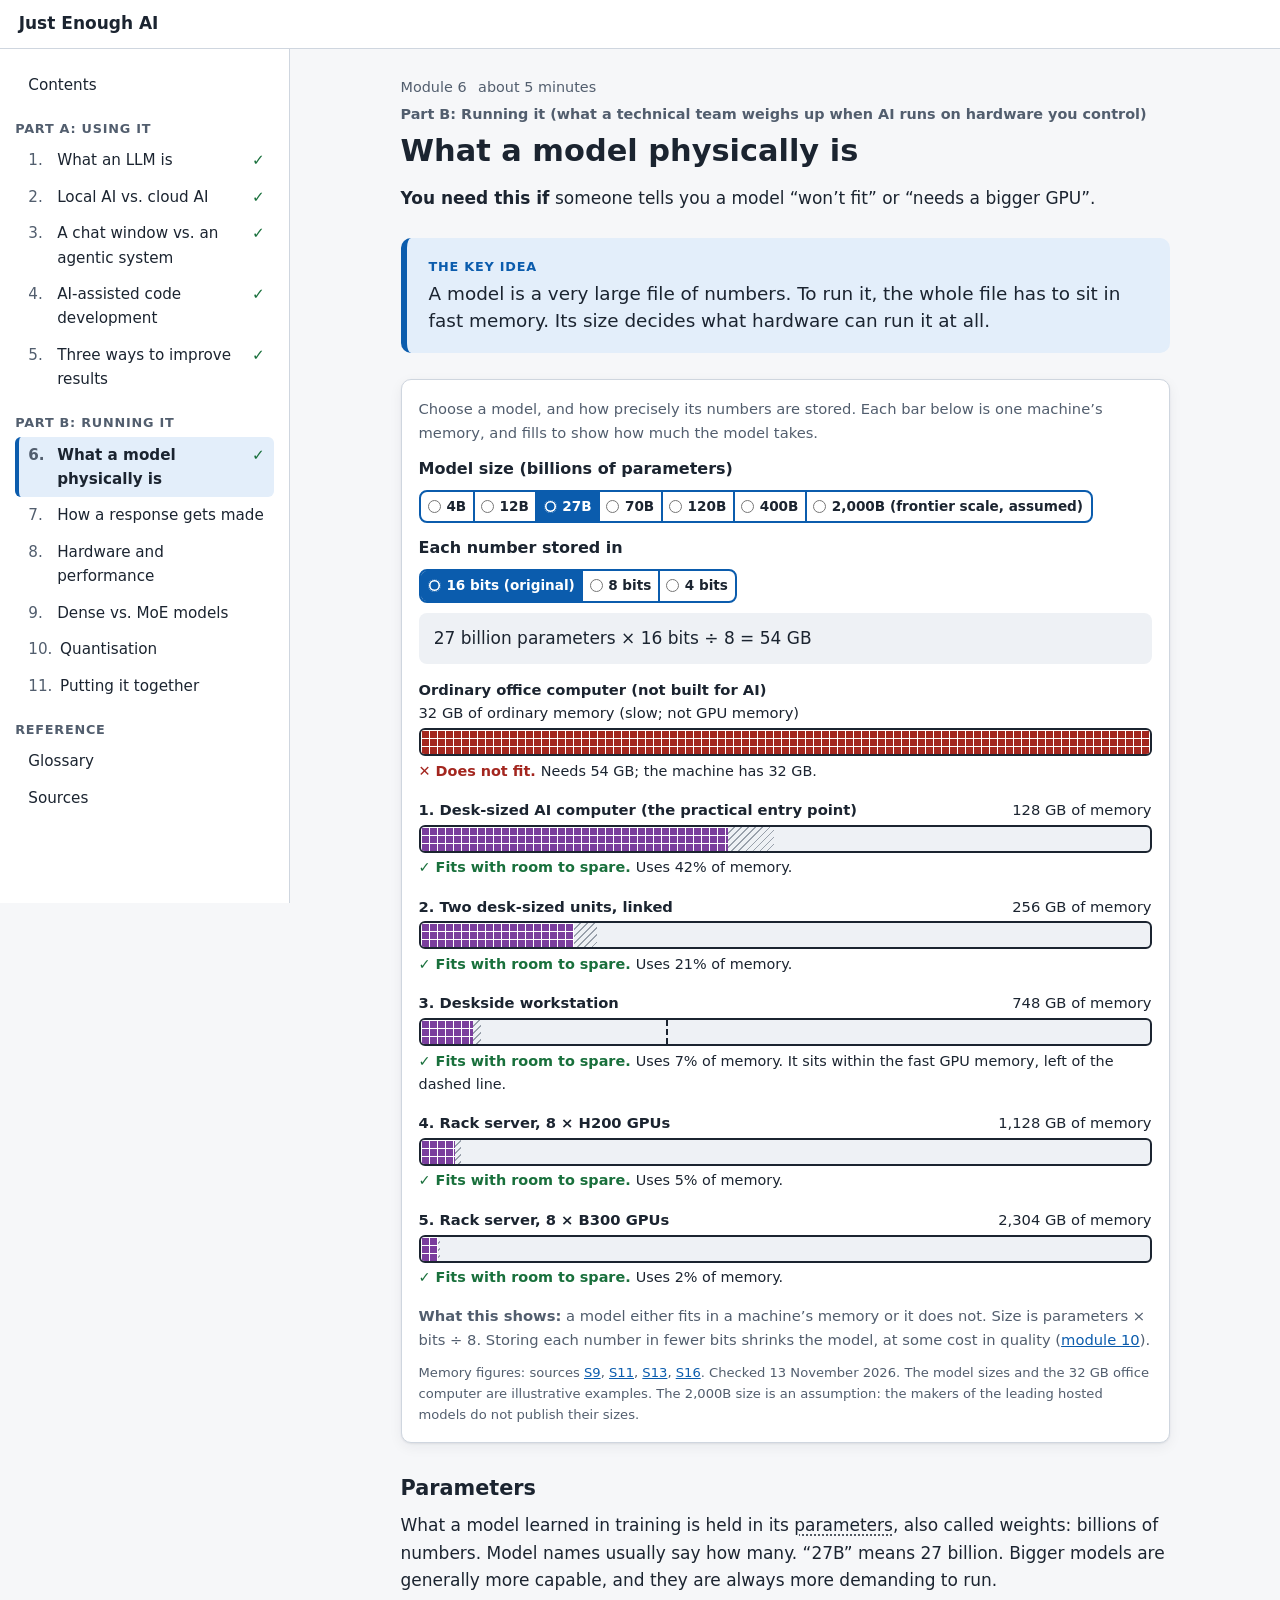
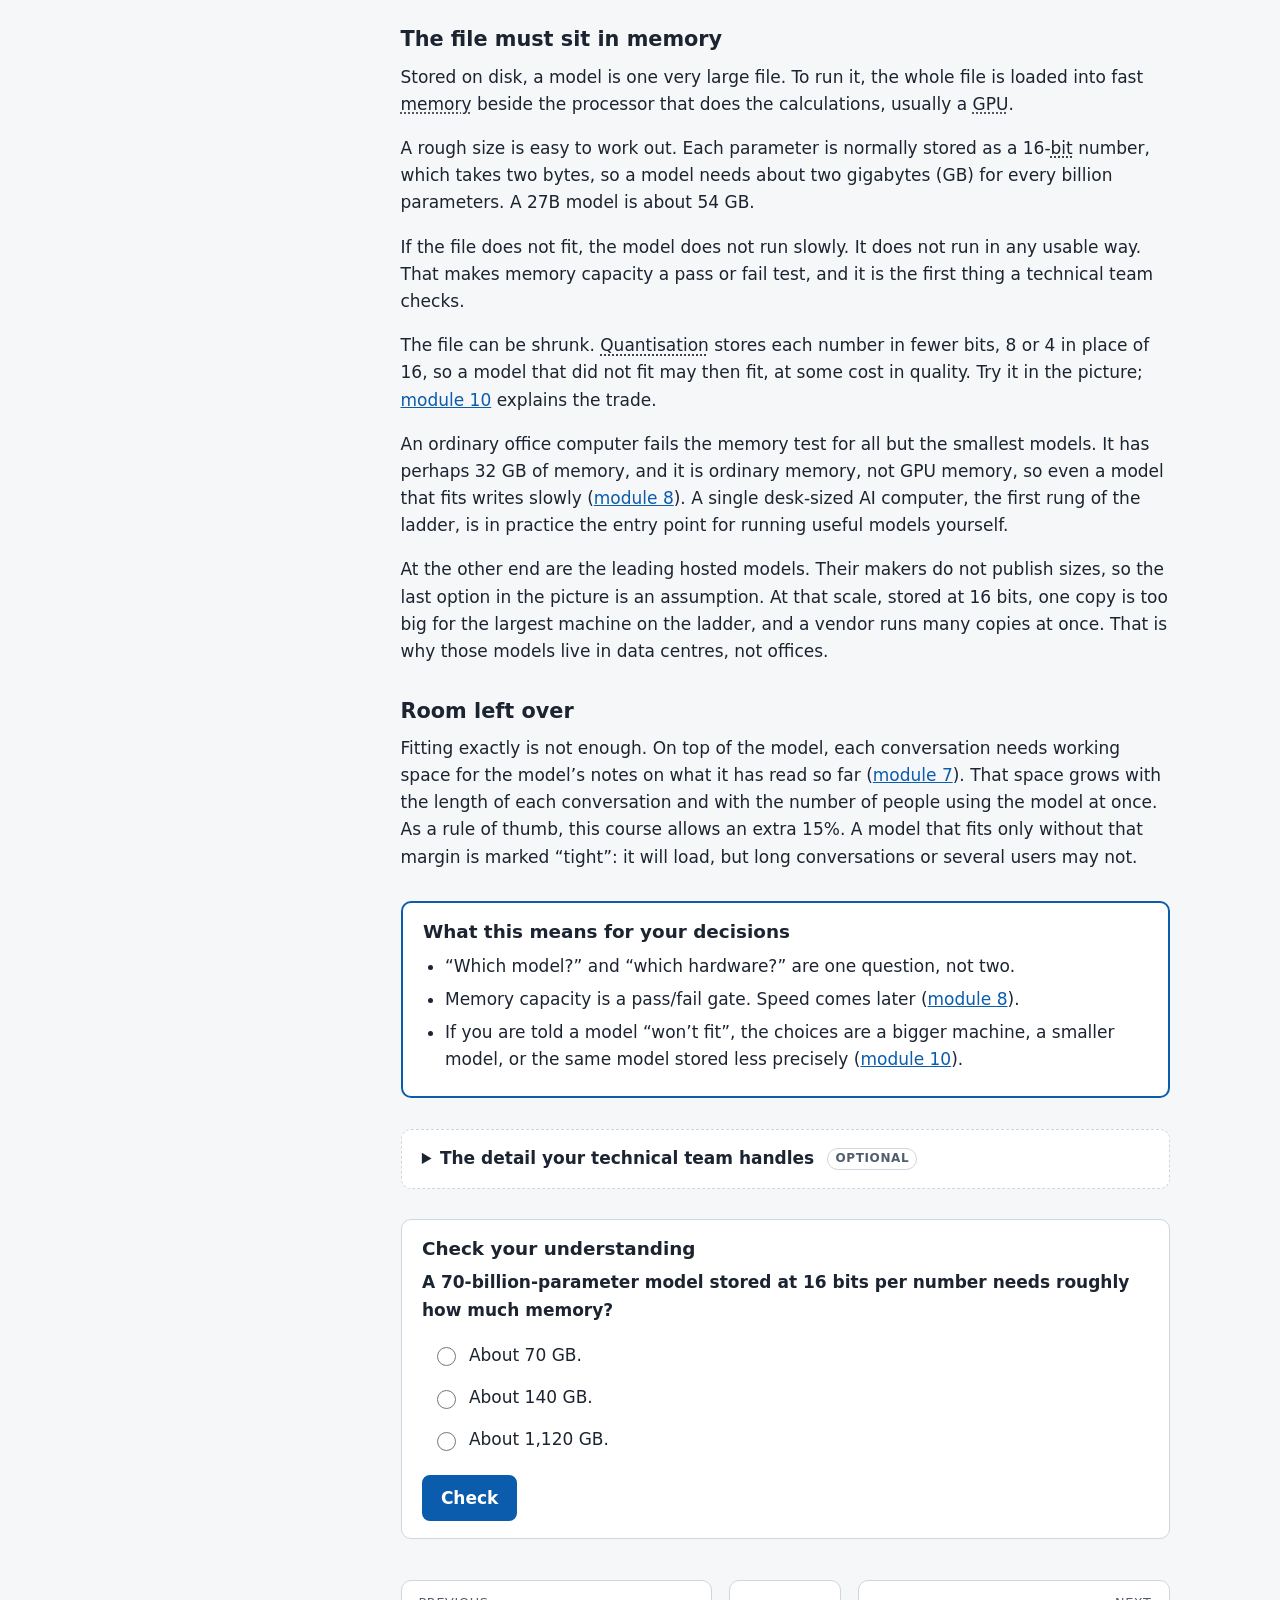
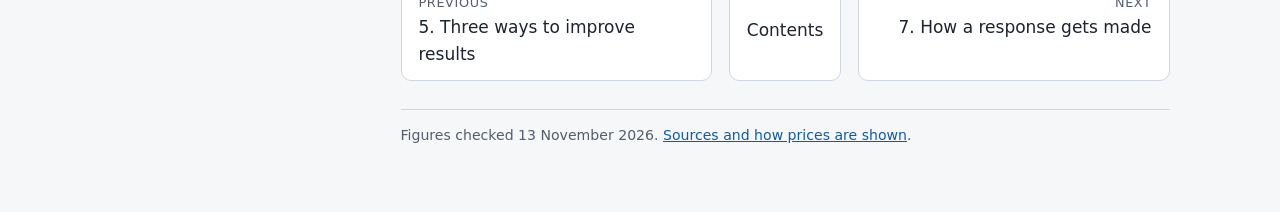
<file: modules/06-what-a-model-is.html>
<!doctype html>
<html lang="en-GB">
<head>
<meta charset="utf-8">
<meta name="viewport" content="width=device-width, initial-scale=1">
<title>6. What a model physically is — Just Enough AI</title>
<link rel="stylesheet" href="../assets/css/site.css">
</head>
<body data-root="../" data-module="6">
<a class="skip" href="#main">Skip to content</a>
<header class="topbar">
  <a class="brand" href="../index.html">Just Enough AI</a>
  <button type="button" id="menu-btn" class="btn secondary menu-btn" hidden>Menu</button>
</header>
<div class="layout">
  <nav id="sidebar" class="sidebar" aria-label="Course contents">
    <ul>
      <li><a href="../index.html">Contents</a></li>
      <li><a href="../glossary.html">Glossary</a></li>
      <li><a href="../sources.html">Sources</a></li>
    </ul>
  </nav>
  <main id="main">
    <p class="eyebrow"><span>Module 6</span><span>about 5 minutes</span><span class="part">Part B: Running it (what a technical team weighs up when AI runs on hardware you control)</span></p>
    <h1>What a model physically is</h1>
    <p class="need"><strong>You need this if</strong> someone tells you a model &ldquo;won&rsquo;t fit&rdquo; or &ldquo;needs a bigger GPU&rdquo;.</p>

    <div class="key-idea" id="key-idea">
      <span class="label">The key idea</span>
      <p>A model is a very large file of numbers. To run it, the whole file has to sit in fast memory. Its size decides what hardware can run it at all.</p>
    </div>

    <figure class="visual" id="fit" aria-label="Models of different sizes, from 4 billion to 400 billion parameters, plus an assumed 2,000 billion to stand for the leading hosted models, an ordinary office computer with 32 GB of ordinary memory, and five machines built for AI with memory from 128 GB to 2,304 GB. Choosing a model shows how much of each machine's memory it would fill, and whether it fits with room to spare, fits tightly or does not fit.">
      <p class="instruction js-only" hidden>Choose a model, and how precisely its numbers are stored. Each bar below is one machine&rsquo;s memory, and fills to show how much the model takes.</p>
      <div id="fit-body"></div>
      <noscript><p class="small muted">This interactive picture needs JavaScript. In words: at 16 bits per number, a 27-billion-parameter model is 54 GB, which does not fit on an ordinary office computer with 32 GB of memory but fits on every machine on the ladder; a 70-billion-parameter model is 140 GB and does not fit on the smallest; a 400-billion-parameter model is 800 GB and fits only on the two rack servers.</p></noscript>
      <figcaption><strong>What this shows:</strong> a model either fits in a machine&rsquo;s memory or it does not. Size is parameters &times; bits &divide; 8. Storing each number in fewer bits shrinks the model, at some cost in quality (<a href="10-quantisation.html">module 10</a>).</figcaption>
      <p class="stamp">Memory figures: sources <a href="../sources.html#S9">S9</a>, <a href="../sources.html#S11">S11</a>, <a href="../sources.html#S13">S13</a>, <a href="../sources.html#S16">S16</a>. Checked 13 November 2026. The model sizes and the 32 GB office computer are illustrative examples. The 2,000B size is an assumption: the makers of the leading hosted models do not publish their sizes.</p>
    </figure>

    <h2 id="parameters">Parameters</h2>
    <p>What a model learned in training is held in its <a class="term" href="../glossary.html#parameter">parameters</a>, also called weights: billions of numbers. Model names usually say how many. &ldquo;27B&rdquo; means 27 billion. Bigger models are generally more capable, and they are always more demanding to run.</p>

    <h2 id="in-memory">The file must sit in memory</h2>
    <p>Stored on disk, a model is one very large file. To run it, the whole file is loaded into fast <a class="term" href="../glossary.html#memory">memory</a> beside the processor that does the calculations, usually a <a class="term" href="../glossary.html#gpu">GPU</a>.</p>
    <p>A rough size is easy to work out. Each parameter is normally stored as a 16-<a class="term" href="../glossary.html#bit">bit</a> number, which takes two bytes, so a model needs about two gigabytes (GB) for every billion parameters. A 27B model is about 54 GB.</p>
    <p>If the file does not fit, the model does not run slowly. It does not run in any usable way. That makes memory capacity a pass or fail test, and it is the first thing a technical team checks.</p>
    <p>The file can be shrunk. <a class="term" href="../glossary.html#quantisation">Quantisation</a> stores each number in fewer bits, 8 or 4 in place of 16, so a model that did not fit may then fit, at some cost in quality. Try it in the picture; <a href="10-quantisation.html">module 10</a> explains the trade.</p>
    <p>An ordinary office computer fails the memory test for all but the smallest models. It has perhaps 32 GB of memory, and it is ordinary memory, not GPU memory, so even a model that fits writes slowly (<a href="08-hardware-and-performance.html">module 8</a>). A single desk-sized AI computer, the first rung of the ladder, is in practice the entry point for running useful models yourself.</p>
    <p>At the other end are the leading hosted models. Their makers do not publish sizes, so the last option in the picture is an assumption. At that scale, stored at 16 bits, one copy is too big for the largest machine on the ladder, and a vendor runs many copies at once. That is why those models live in data centres, not offices.</p>

    <h2 id="room-left-over">Room left over</h2>
    <p>Fitting exactly is not enough. On top of the model, each conversation needs working space for the model&rsquo;s notes on what it has read so far (<a href="07-how-a-response-is-made.html">module 7</a>). That space grows with the length of each conversation and with the number of people using the model at once. As a rule of thumb, this course allows an extra 15%. A model that fits only without that margin is marked &ldquo;tight&rdquo;: it will load, but long conversations or several users may not.</p>

    <div class="decisions" id="decisions">
      <h2>What this means for your decisions</h2>
      <ul>
        <li>&ldquo;Which model?&rdquo; and &ldquo;which hardware?&rdquo; are one question, not two.</li>
        <li>Memory capacity is a pass/fail gate. Speed comes later (<a href="08-hardware-and-performance.html">module 8</a>).</li>
        <li>If you are told a model &ldquo;won&rsquo;t fit&rdquo;, the choices are a bigger machine, a smaller model, or the same model stored less precisely (<a href="10-quantisation.html">module 10</a>).</li>
      </ul>
    </div>

    <details class="detail" id="detail">
      <summary>The detail your technical team handles <span class="tag">optional</span></summary>
      <div class="detail-body">
        <h3 id="detail-bf16">BF16 and quantised formats</h3>
        <p>Engineers call the usual 16-bit storage format BF16 (or FP16). Compressing those 16-bit numbers into smaller ones gives the quantised versions, with labels such as 8-bit, 4-bit, Q4 or FP8. <a href="10-quantisation.html">Module 10</a> covers them.</p>
        <h3 id="detail-gpu-memory">Why GPU memory specifically</h3>
        <p>The numbers have to be in memory the GPU can read directly and very quickly. A computer&rsquo;s ordinary memory is usually separate from its GPU&rsquo;s memory, and far slower to reach from the GPU, so having plenty of ordinary memory does not help much.</p>
        <h3 id="detail-unified">Unified memory</h3>
        <p>Some machines, including the desk-sized one on the ladder, have a single pool of memory shared by the <a class="term" href="../glossary.html#cpu">CPU</a> and the GPU. That makes a large capacity affordable, at the cost of lower speed than dedicated GPU memory. The deskside workstation has both kinds: 252 GB of fast GPU memory and a further 496 GB of slower memory.</p>
        <h3 id="detail-splitting">Splitting a model across GPUs</h3>
        <p>A model too big for one GPU can be divided across several, which is how the rack servers reach their totals: eight GPUs of 141 GB or 288 GB each. The software has to manage the split, and the GPUs need fast links between them.</p>
        <h3 id="detail-headroom">Headroom for context</h3>
        <p>The 15% margin used here is a teaching rule of thumb. The real requirement depends on the length of the <a class="term" href="../glossary.html#context-window">context window</a> in use and the number of simultaneous conversations, and for heavy use it can be much more.</p>
      </div>
    </details>

    <div class="check" id="check" data-explain="70 billion numbers at 16 bits each is 70 &times; 16 &divide; 8 = 140 GB: two gigabytes for every billion parameters.">
      <h2>Check your understanding</h2>
      <fieldset>
        <legend>A 70-billion-parameter model stored at 16 bits per number needs roughly how much memory?</legend>
        <label><input type="radio" name="q6"> About 70 GB.</label>
        <label><input type="radio" name="q6" data-correct> About 140 GB.</label>
        <label><input type="radio" name="q6"> About 1,120 GB.</label>
      </fieldset>
      <details class="answer">
        <summary>Show the answer</summary>
        <p>About 140 GB (70 &times; 16 &divide; 8).</p>
      </details>
    </div>

    <nav class="pager" aria-label="Previous and next module">
      <a class="prev" href="05-improving-results.html"><span>Previous</span>5. Three ways to improve results</a>
      <a class="contents" href="../index.html">Contents</a>
      <a class="next" href="07-how-a-response-is-made.html"><span>Next</span>7. How a response gets made</a>
    </nav>

    <footer class="page-footer">
      <p>Figures checked 13 November 2026. <a href="../sources.html">Sources and how prices are shown</a>.</p>
    </footer>
  </main>
</div>
<script src="../data/modules.js"></script>
<script src="../data/glossary.js"></script>
<script src="../data/hardware.js"></script>
<script src="../assets/js/estimate.js"></script>
<script src="../assets/js/site.js"></script>
<script src="../assets/js/visuals/m06.js"></script>
</body>
</html>
</file>
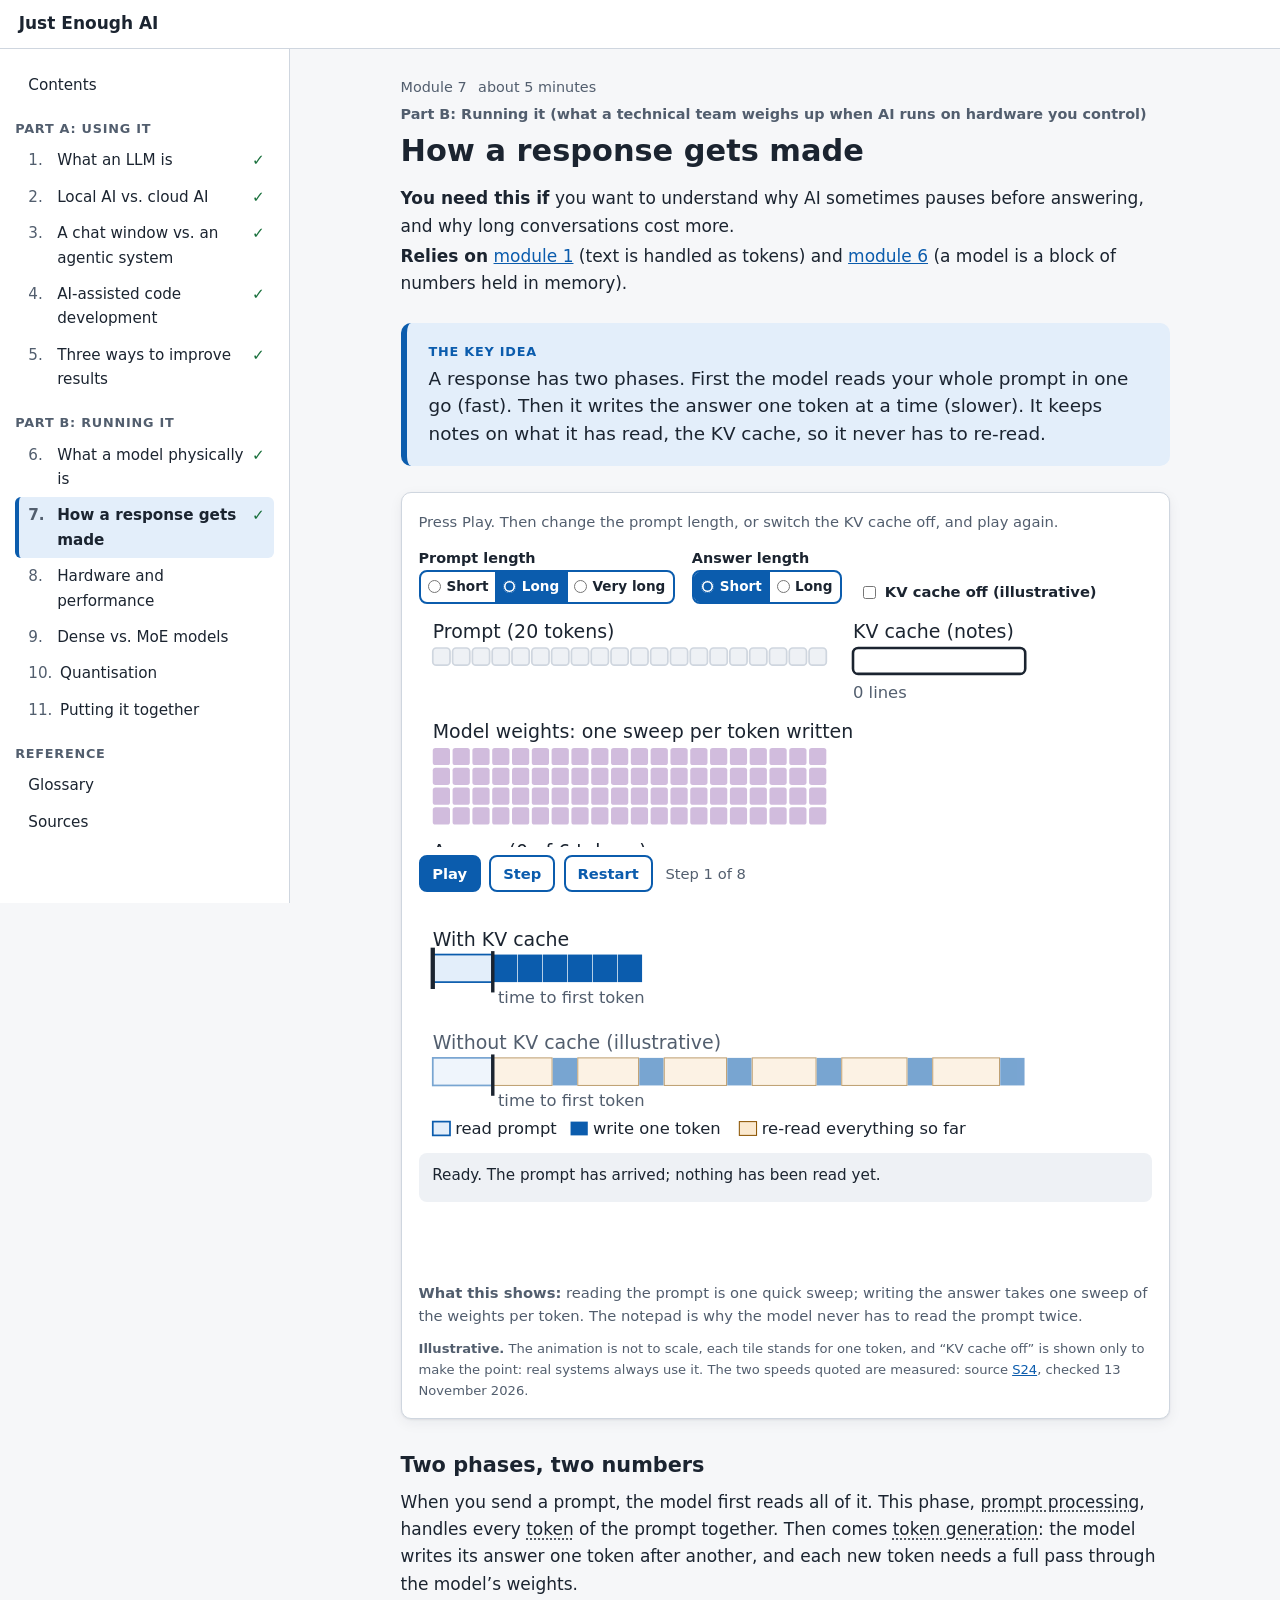
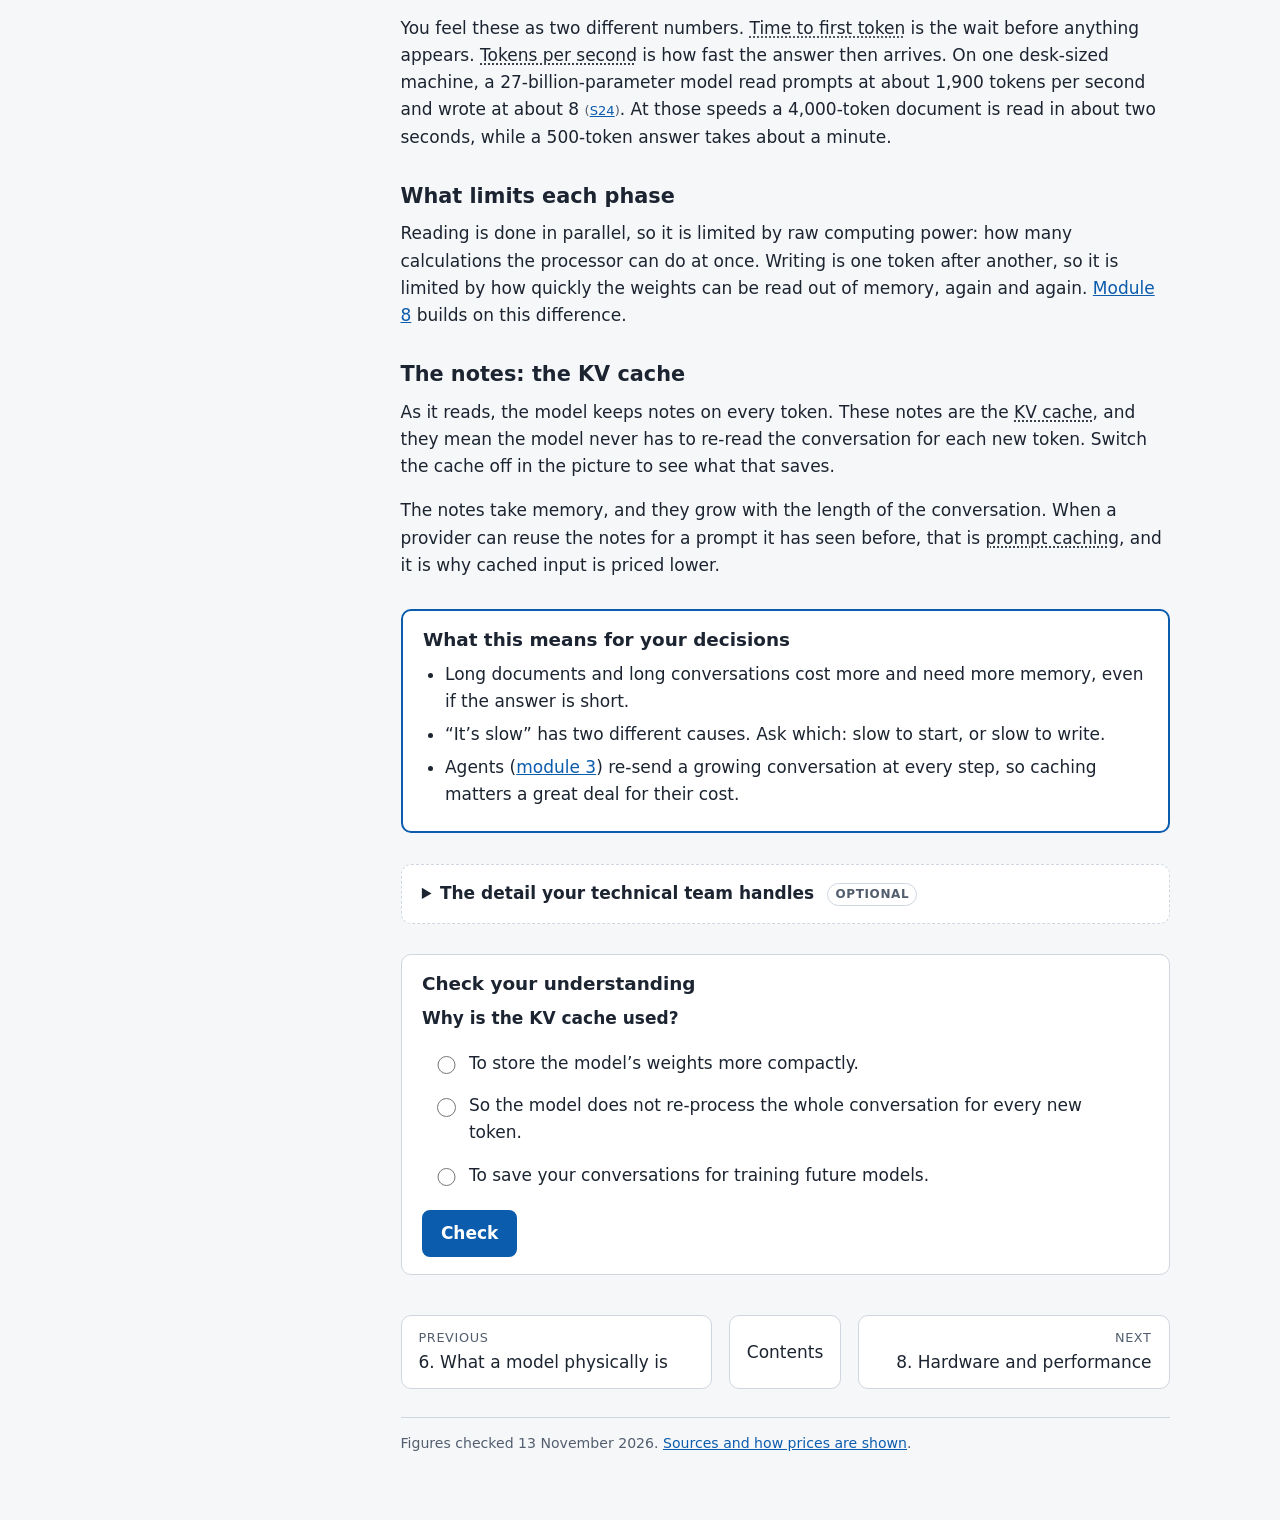
<file: modules/07-how-a-response-is-made.html>
<!doctype html>
<html lang="en-GB">
<head>
<meta charset="utf-8">
<meta name="viewport" content="width=device-width, initial-scale=1">
<title>7. How a response gets made — Just Enough AI</title>
<link rel="stylesheet" href="../assets/css/site.css">
</head>
<body data-root="../" data-module="7">
<a class="skip" href="#main">Skip to content</a>
<header class="topbar">
  <a class="brand" href="../index.html">Just Enough AI</a>
  <button type="button" id="menu-btn" class="btn secondary menu-btn" hidden>Menu</button>
</header>
<div class="layout">
  <nav id="sidebar" class="sidebar" aria-label="Course contents">
    <ul>
      <li><a href="../index.html">Contents</a></li>
      <li><a href="../glossary.html">Glossary</a></li>
      <li><a href="../sources.html">Sources</a></li>
    </ul>
  </nav>
  <main id="main">
    <p class="eyebrow"><span>Module 7</span><span>about 5 minutes</span><span class="part">Part B: Running it (what a technical team weighs up when AI runs on hardware you control)</span></p>
    <h1>How a response gets made</h1>
    <p class="need"><strong>You need this if</strong> you want to understand why AI sometimes pauses before answering, and why long conversations cost more.</p>
    <p class="relies"><strong>Relies on</strong> <a href="01-what-is-an-llm.html">module 1</a> (text is handled as tokens) and <a href="06-what-a-model-is.html">module 6</a> (a model is a block of numbers held in memory).</p>

    <div class="key-idea" id="key-idea">
      <span class="label">The key idea</span>
      <p>A response has two phases. First the model reads your whole prompt in one go (fast). Then it writes the answer one token at a time (slower). It keeps notes on what it has read, the KV cache, so it never has to re-read.</p>
    </div>

    <figure class="visual" id="timeline" aria-label="An animated timeline of one response. In phase one, prompt processing, all the prompt's tokens are read together and a notepad, the KV cache, gains one line per token. The end of this phase is the time to first token. In phase two, token generation, answer tokens appear one at a time; each needs one sweep of the model's weights and adds one line to the notepad. Two timeline bars compare the response with the KV cache and without it: without it, the whole prompt is re-read for every new token and the response takes far longer.">
      <p class="instruction js-only" hidden>Press Play. Then change the prompt length, or switch the KV cache off, and play again.</p>
      <div id="timeline-body"></div>
      <noscript><p class="small muted">This interactive picture needs JavaScript. It shows a prompt being read in one sweep, then an answer being written one token at a time, with a notepad (the KV cache) gaining a line for every token read or written.</p></noscript>
      <figcaption><strong>What this shows:</strong> reading the prompt is one quick sweep; writing the answer takes one sweep of the weights per token. The notepad is why the model never has to read the prompt twice.</figcaption>
      <p class="stamp"><span class="illus">Illustrative.</span> The animation is not to scale, each tile stands for one token, and &ldquo;KV cache off&rdquo; is shown only to make the point: real systems always use it. The two speeds quoted are measured: source <a href="../sources.html#S24">S24</a>, checked 13 November 2026.</p>
    </figure>

    <h2 id="two-phases">Two phases, two numbers</h2>
    <p>When you send a prompt, the model first reads all of it. This phase, <a class="term" href="../glossary.html#prompt-processing">prompt processing</a>, handles every <a class="term" href="../glossary.html#token">token</a> of the prompt together. Then comes <a class="term" href="../glossary.html#token-generation">token generation</a>: the model writes its answer one token after another, and each new token needs a full pass through the model&rsquo;s weights.</p>
    <p>You feel these as two different numbers. <a class="term" href="../glossary.html#time-to-first-token">Time to first token</a> is the wait before anything appears. <a class="term" href="../glossary.html#tokens-per-second">Tokens per second</a> is how fast the answer then arrives. On one desk-sized machine, a 27-billion-parameter model read prompts at about 1,900 tokens per second and wrote at about 8 <span class="srcref">(<a href="../sources.html#S24">S24</a>)</span>. At those speeds a 4,000-token document is read in about two seconds, while a 500-token answer takes about a minute.</p>

    <h2 id="limits">What limits each phase</h2>
    <p>Reading is done in parallel, so it is limited by raw computing power: how many calculations the processor can do at once. Writing is one token after another, so it is limited by how quickly the weights can be read out of memory, again and again. <a href="08-hardware-and-performance.html">Module 8</a> builds on this difference.</p>

    <h2 id="kv-cache">The notes: the KV cache</h2>
    <p>As it reads, the model keeps notes on every token. These notes are the <a class="term" href="../glossary.html#kv-cache">KV cache</a>, and they mean the model never has to re-read the conversation for each new token. Switch the cache off in the picture to see what that saves.</p>
    <p>The notes take memory, and they grow with the length of the conversation. When a provider can reuse the notes for a prompt it has seen before, that is <a class="term" href="../glossary.html#prompt-caching">prompt caching</a>, and it is why cached input is priced lower.</p>

    <div class="decisions" id="decisions">
      <h2>What this means for your decisions</h2>
      <ul>
        <li>Long documents and long conversations cost more and need more memory, even if the answer is short.</li>
        <li>&ldquo;It&rsquo;s slow&rdquo; has two different causes. Ask which: slow to start, or slow to write.</li>
        <li>Agents (<a href="03-chat-vs-agent.html">module 3</a>) re-send a growing conversation at every step, so caching matters a great deal for their cost.</li>
      </ul>
    </div>

    <details class="detail" id="detail">
      <summary>The detail your technical team handles <span class="tag">optional</span></summary>
      <div class="detail-body">
        <h3 id="detail-kv">What K and V stand for</h3>
        <p>K and V are &ldquo;keys&rdquo; and &ldquo;values&rdquo;, two sets of numbers that the model&rsquo;s attention mechanism calculates for every token it reads. Later tokens are compared against the stored keys to decide which earlier values matter, which is why keeping them saves recalculating the whole conversation.</p>
        <h3 id="detail-terms">Prefill and decode</h3>
        <p>Engineers call prompt processing &ldquo;prefill&rdquo; and token generation &ldquo;decode&rdquo;. A benchmark that reports only one of the two speeds tells half the story.</p>
        <h3 id="detail-scaling">How cache memory scales</h3>
        <p>The cache holds an entry for every token of every conversation in progress. Its size therefore scales with the length of the context in use and with the number of simultaneous conversations. For a busy service it can rival the size of the model itself.</p>
        <h3 id="detail-limit">The context window as a memory limit</h3>
        <p>A model has a maximum <a class="term" href="../glossary.html#context-window">context window</a> it was built for, but the practical limit on a given machine is often lower, set by how much memory is left for the cache once the model is loaded.</p>
      </div>
    </details>

    <div class="check" id="check" data-explain="The KV cache holds the model&rsquo;s notes on everything it has already read, so each new token needs only one more step, not a fresh read of the whole conversation.">
      <h2>Check your understanding</h2>
      <fieldset>
        <legend>Why is the KV cache used?</legend>
        <label><input type="radio" name="q7"> To store the model&rsquo;s weights more compactly.</label>
        <label><input type="radio" name="q7" data-correct> So the model does not re-process the whole conversation for every new token.</label>
        <label><input type="radio" name="q7"> To save your conversations for training future models.</label>
      </fieldset>
      <details class="answer">
        <summary>Show the answer</summary>
        <p>So the model does not re-process the whole conversation for every new token.</p>
      </details>
    </div>

    <nav class="pager" aria-label="Previous and next module">
      <a class="prev" href="06-what-a-model-is.html"><span>Previous</span>6. What a model physically is</a>
      <a class="contents" href="../index.html">Contents</a>
      <a class="next" href="08-hardware-and-performance.html"><span>Next</span>8. Hardware and performance</a>
    </nav>

    <footer class="page-footer">
      <p>Figures checked 13 November 2026. <a href="../sources.html">Sources and how prices are shown</a>.</p>
    </footer>
  </main>
</div>
<script src="../data/modules.js"></script>
<script src="../data/glossary.js"></script>
<script src="../assets/js/site.js"></script>
<script src="../assets/js/visuals/m07.js"></script>
</body>
</html>
</file>
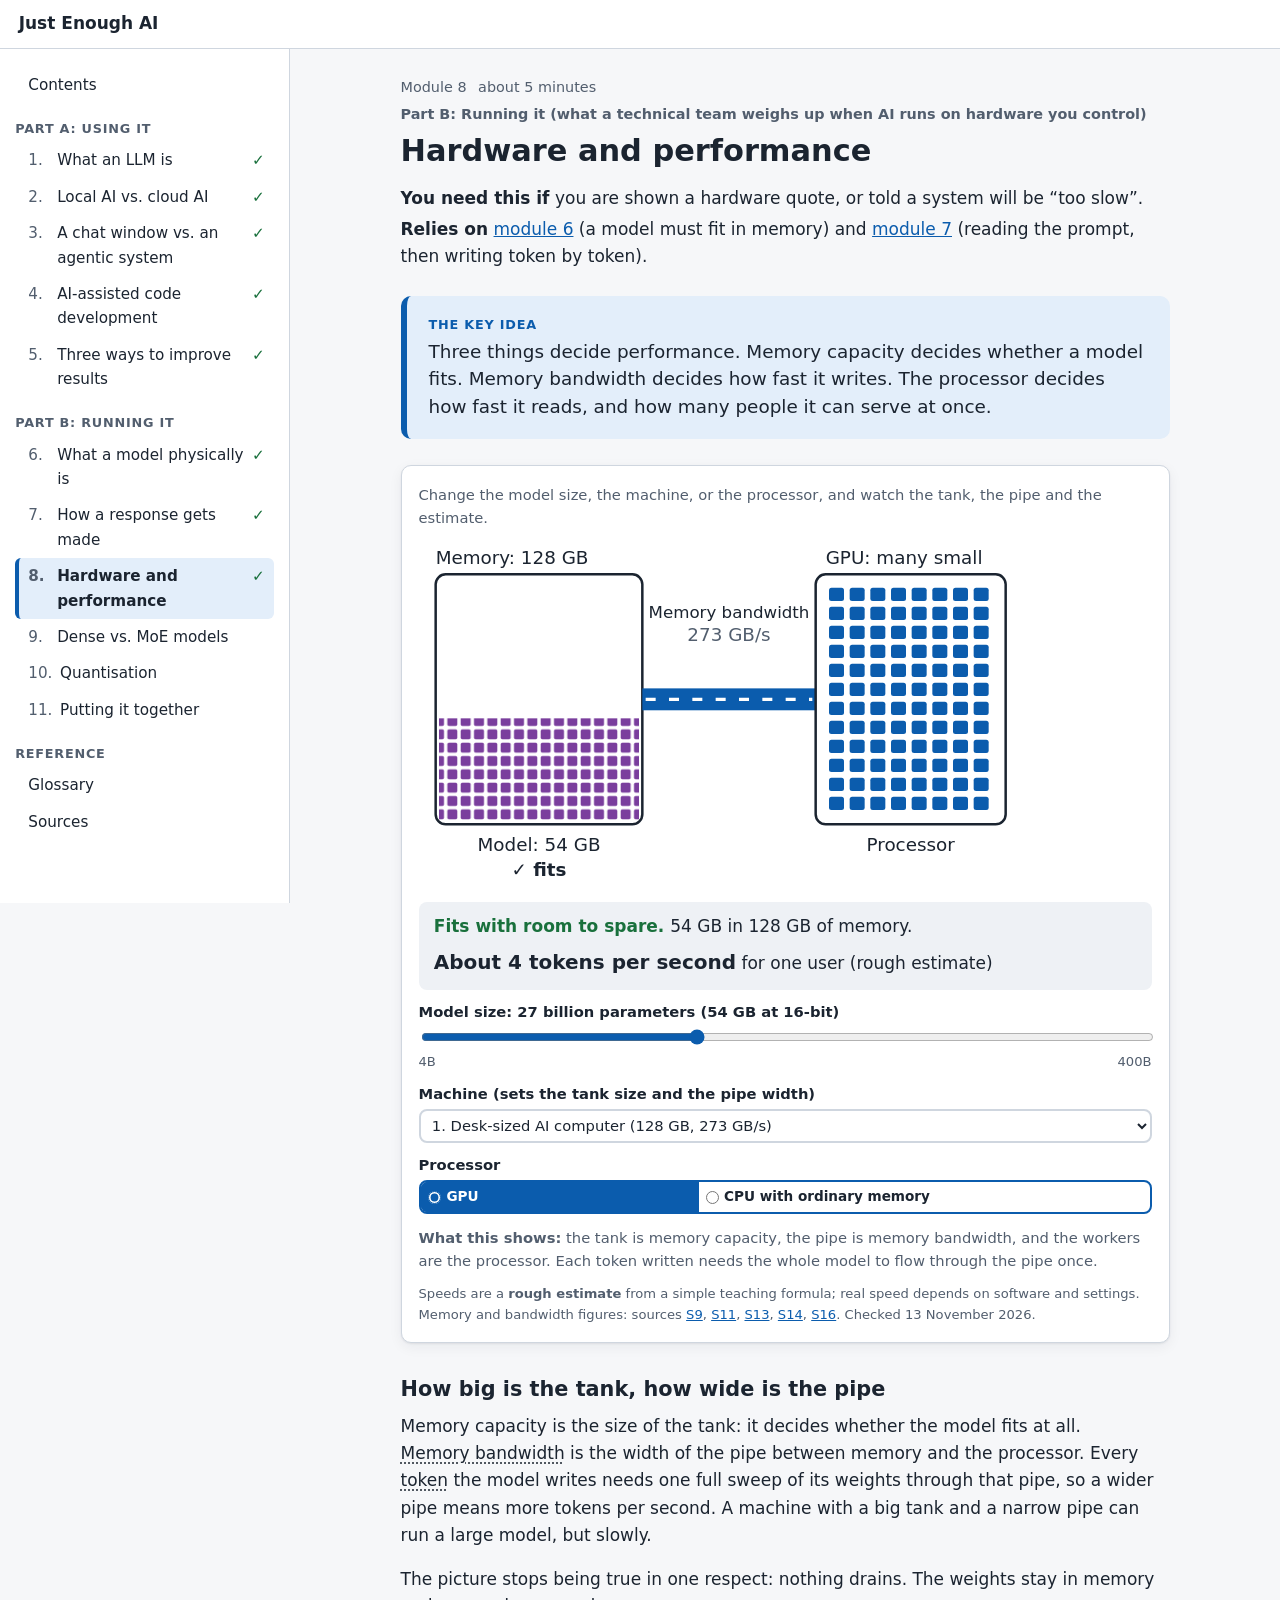
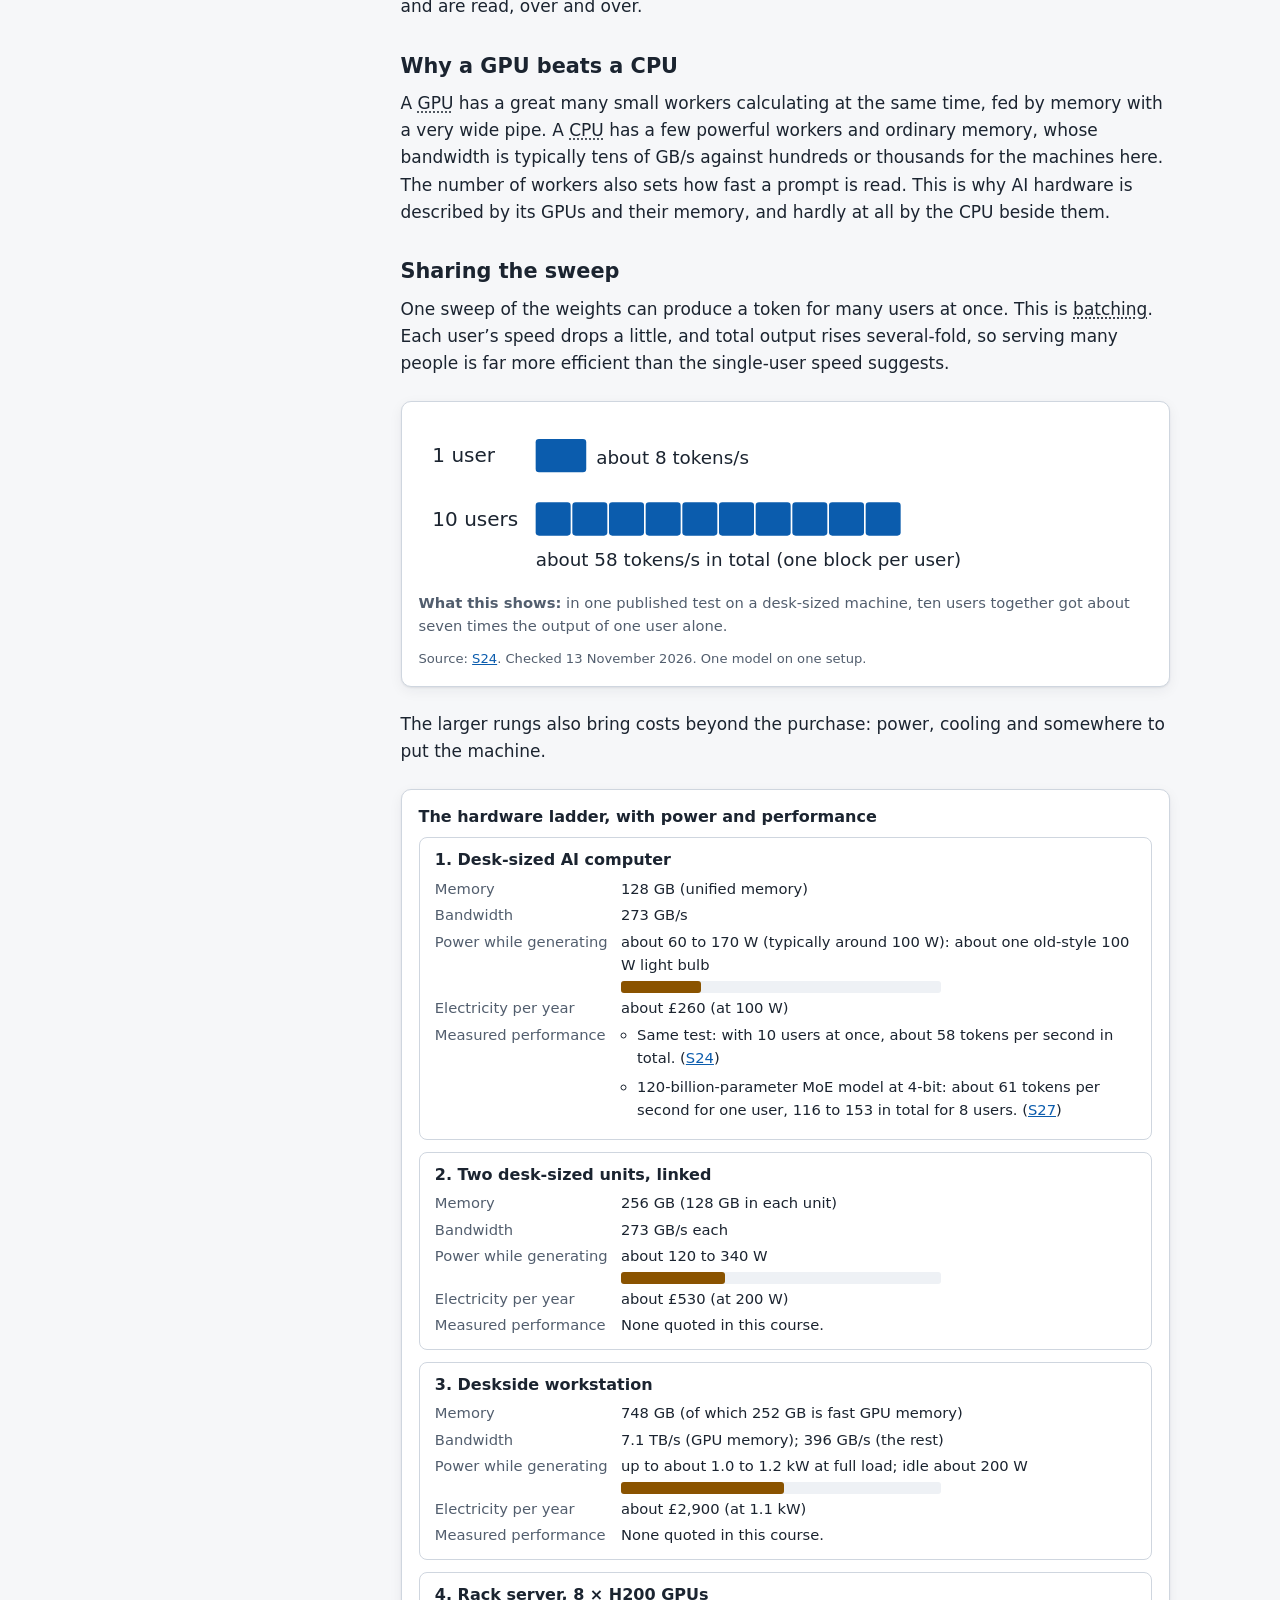
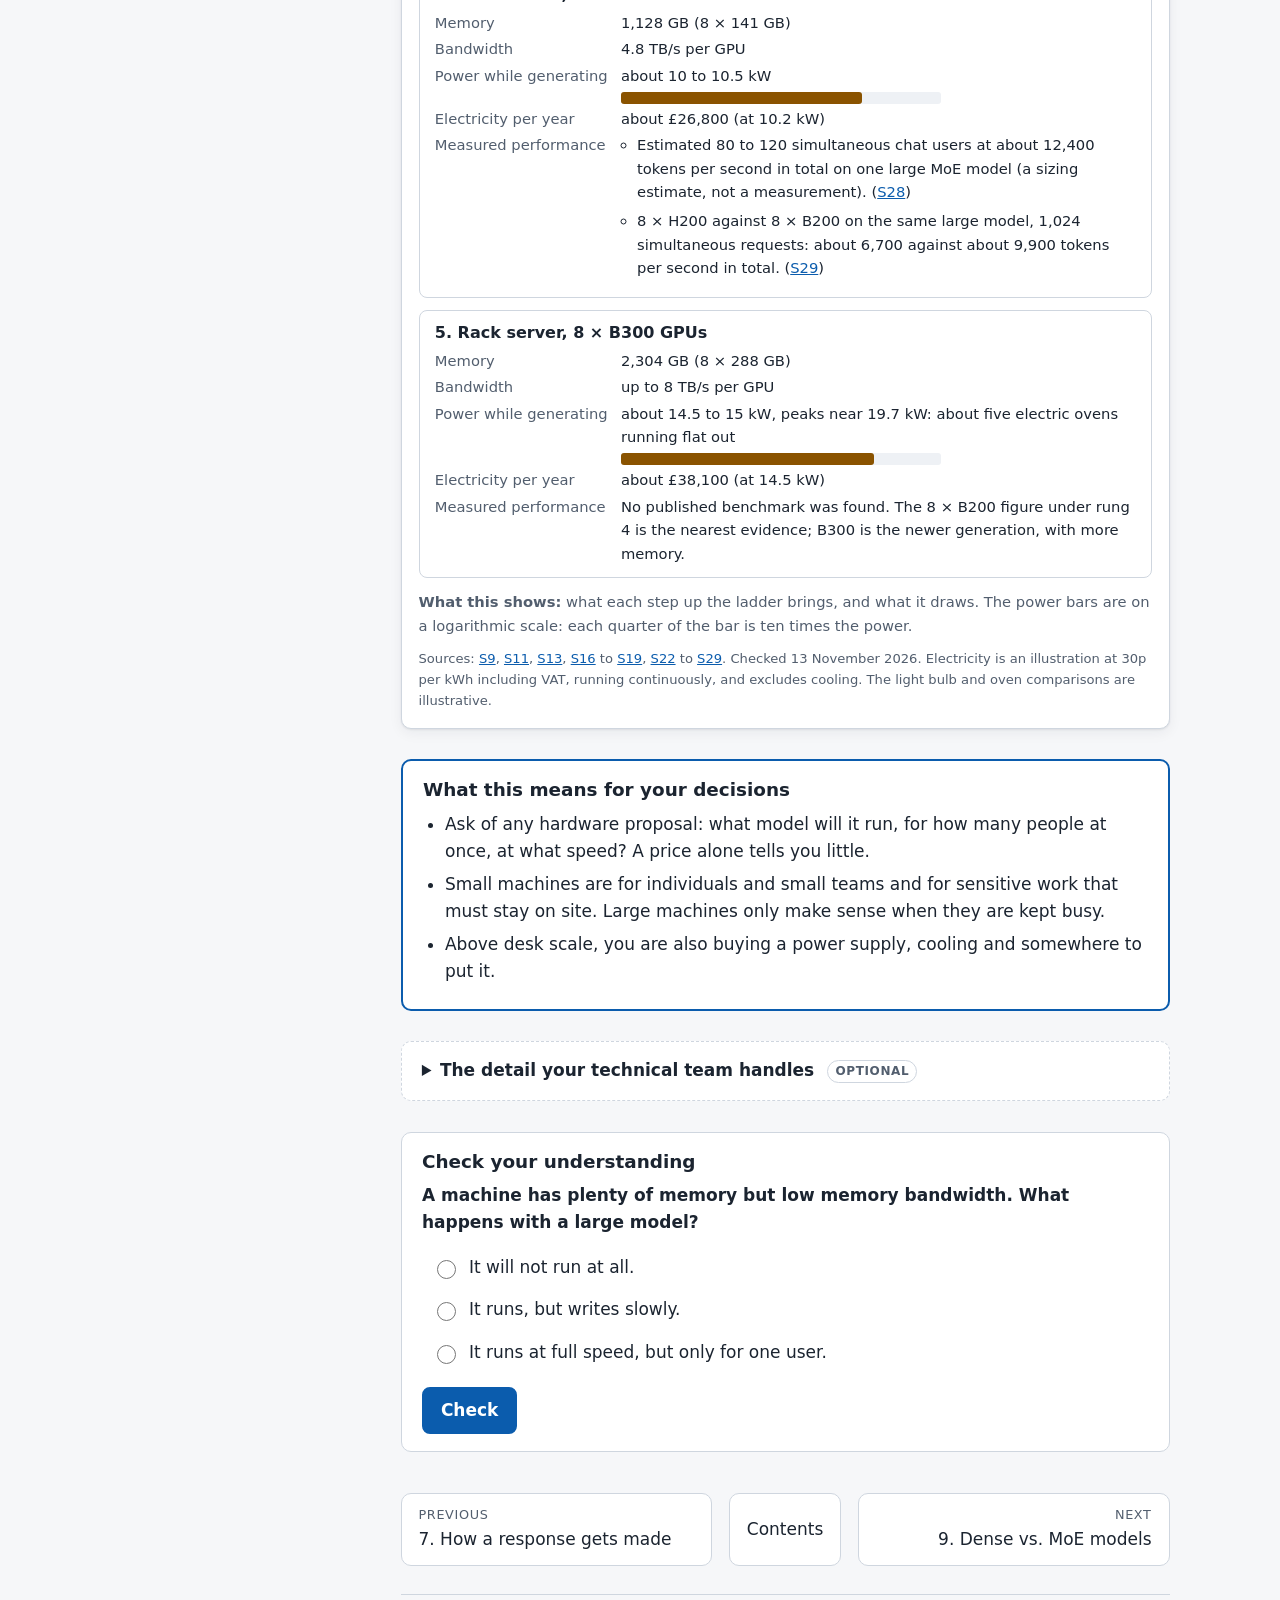
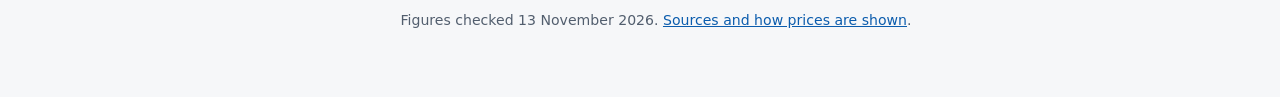
<file: modules/08-hardware-and-performance.html>
<!doctype html>
<html lang="en-GB">
<head>
<meta charset="utf-8">
<meta name="viewport" content="width=device-width, initial-scale=1">
<title>8. Hardware and performance — Just Enough AI</title>
<link rel="stylesheet" href="../assets/css/site.css">
</head>
<body data-root="../" data-module="8">
<a class="skip" href="#main">Skip to content</a>
<header class="topbar">
  <a class="brand" href="../index.html">Just Enough AI</a>
  <button type="button" id="menu-btn" class="btn secondary menu-btn" hidden>Menu</button>
</header>
<div class="layout">
  <nav id="sidebar" class="sidebar" aria-label="Course contents">
    <ul>
      <li><a href="../index.html">Contents</a></li>
      <li><a href="../glossary.html">Glossary</a></li>
      <li><a href="../sources.html">Sources</a></li>
    </ul>
  </nav>
  <main id="main">
    <p class="eyebrow"><span>Module 8</span><span>about 5 minutes</span><span class="part">Part B: Running it (what a technical team weighs up when AI runs on hardware you control)</span></p>
    <h1>Hardware and performance</h1>
    <p class="need"><strong>You need this if</strong> you are shown a hardware quote, or told a system will be &ldquo;too slow&rdquo;.</p>
    <p class="relies"><strong>Relies on</strong> <a href="06-what-a-model-is.html">module 6</a> (a model must fit in memory) and <a href="07-how-a-response-is-made.html">module 7</a> (reading the prompt, then writing token by token).</p>

    <div class="key-idea" id="key-idea">
      <span class="label">The key idea</span>
      <p>Three things decide performance. Memory capacity decides whether a model fits. Memory bandwidth decides how fast it writes. The processor decides how fast it reads, and how many people it can serve at once.</p>
    </div>

    <figure class="visual" id="tank" aria-label="A memory tank holding the model's weights, joined by a pipe to a processor drawn as a row of workers. The width of the pipe is the memory bandwidth. Each token written is one full sweep of the weights through the pipe. Controls change the model size, the machine and whether the processor is a GPU or a CPU, and a readout shows whether the model fits and a rough estimate of tokens per second.">
      <p class="instruction js-only" hidden>Change the model size, the machine, or the processor, and watch the tank, the pipe and the estimate.</p>
      <div id="tank-body"></div>
      <noscript><p class="small muted">This interactive picture needs JavaScript. It shows a tank of memory holding the model, a pipe whose width is the memory bandwidth, and a processor. A bigger tank lets a bigger model fit; a wider pipe lets it write faster.</p></noscript>
      <figcaption><strong>What this shows:</strong> the tank is memory capacity, the pipe is memory bandwidth, and the workers are the processor. Each token written needs the whole model to flow through the pipe once.</figcaption>
      <p class="stamp">Speeds are a <strong>rough estimate</strong> from a simple teaching formula; real speed depends on software and settings. Memory and bandwidth figures: sources <a href="../sources.html#S9">S9</a>, <a href="../sources.html#S11">S11</a>, <a href="../sources.html#S13">S13</a>, <a href="../sources.html#S14">S14</a>, <a href="../sources.html#S16">S16</a>. Checked 13 November 2026.</p>
    </figure>

    <h2 id="tank-and-pipe">How big is the tank, how wide is the pipe</h2>
    <p>Memory capacity is the size of the tank: it decides whether the model fits at all. <a class="term" href="../glossary.html#memory-bandwidth">Memory bandwidth</a> is the width of the pipe between memory and the processor. Every <a class="term" href="../glossary.html#token">token</a> the model writes needs one full sweep of its weights through that pipe, so a wider pipe means more tokens per second. A machine with a big tank and a narrow pipe can run a large model, but slowly.</p>
    <p>The picture stops being true in one respect: nothing drains. The weights stay in memory and are read, over and over.</p>

    <h2 id="gpu-vs-cpu">Why a GPU beats a CPU</h2>
    <p>A <a class="term" href="../glossary.html#gpu">GPU</a> has a great many small workers calculating at the same time, fed by memory with a very wide pipe. A <a class="term" href="../glossary.html#cpu">CPU</a> has a few powerful workers and ordinary memory, whose bandwidth is typically tens of GB/s against hundreds or thousands for the machines here. The number of workers also sets how fast a prompt is read. This is why AI hardware is described by its GPUs and their memory, and hardly at all by the CPU beside them.</p>

    <h2 id="sharing">Sharing the sweep</h2>
    <p>One sweep of the weights can produce a token for many users at once. This is <a class="term" href="../glossary.html#batching">batching</a>. Each user&rsquo;s speed drops a little, and total output rises several-fold, so serving many people is far more efficient than the single-user speed suggests.</p>

    <figure class="visual" id="batching" aria-label="A bar chart from one published test on a desk-sized machine. One user: about 8 tokens per second in total. Ten users at once: about 58 tokens per second in total.">
      <div id="batch-body"></div>
      <figcaption><strong>What this shows:</strong> in one published test on a desk-sized machine, ten users together got about seven times the output of one user alone.</figcaption>
      <p class="stamp">Source: <a href="../sources.html#S24">S24</a>. Checked 13 November 2026. One model on one setup.</p>
    </figure>

    <p>The larger rungs also bring costs beyond the purchase: power, cooling and somewhere to put the machine.</p>

    <figure class="visual" id="ladder-power" aria-label="The five rungs of the hardware ladder, each with its memory, memory bandwidth, power while generating, indicative yearly electricity cost and any measured performance.">
      <h3 class="vis-title">The hardware ladder, with power and performance</h3>
      <div id="ladder-body"></div>
      <noscript><p class="small muted">This table needs JavaScript. The five rungs run from a desk-sized computer drawing about 100 W to a rack server drawing about 14.5 to 15 kW.</p></noscript>
      <figcaption><strong>What this shows:</strong> what each step up the ladder brings, and what it draws. The power bars are on a logarithmic scale: each quarter of the bar is ten times the power.</figcaption>
      <p class="stamp">Sources: <a href="../sources.html#S9">S9</a>, <a href="../sources.html#S11">S11</a>, <a href="../sources.html#S13">S13</a>, <a href="../sources.html#S16">S16</a> to <a href="../sources.html#S19">S19</a>, <a href="../sources.html#S22">S22</a> to <a href="../sources.html#S29">S29</a>. Checked 13 November 2026. Electricity is an illustration at 30p per kWh including VAT, running continuously, and excludes cooling. The light bulb and oven comparisons are illustrative.</p>
    </figure>

    <div class="decisions" id="decisions">
      <h2>What this means for your decisions</h2>
      <ul>
        <li>Ask of any hardware proposal: what model will it run, for how many people at once, at what speed? A price alone tells you little.</li>
        <li>Small machines are for individuals and small teams and for sensitive work that must stay on site. Large machines only make sense when they are kept busy.</li>
        <li>Above desk scale, you are also buying a power supply, cooling and somewhere to put it.</li>
      </ul>
    </div>

    <details class="detail" id="detail">
      <summary>The detail your technical team handles <span class="tag">optional</span></summary>
      <div class="detail-body">
        <h3 id="detail-bandwidth">Bandwidth for each rung</h3>
        <ul>
          <li>Desk-sized AI computer: 273 GB/s.</li>
          <li>Two desk-sized units, linked: 273 GB/s each. Linking adds capacity; it does not widen either pipe.</li>
          <li>Deskside workstation: 7.1 TB/s for its 252 GB of GPU memory; 396 GB/s for the rest.</li>
          <li>Rack server, 8 &times; H200: 4.8 TB/s per GPU.</li>
          <li>Rack server, 8 &times; B300: up to 8 TB/s per GPU.</li>
          <li>A CPU with ordinary memory: tens of GB/s, as a typical order of magnitude. No sourced figure is used.</li>
        </ul>
        <h3 id="detail-links">Links between GPUs</h3>
        <p>When a model is split across several GPUs, they exchange data for every token. Slow links between them become the new narrow pipe, which is why multi-GPU servers are built with very fast connections.</p>
        <h3 id="detail-two-questions">Two speeds, two questions</h3>
        <p><a class="term" href="../glossary.html#time-to-first-token">Time to first token</a> is mostly a question of computing power. <a class="term" href="../glossary.html#tokens-per-second">Tokens per second</a> for one user is mostly a question of bandwidth. A machine can be good at one and poor at the other.</p>
        <h3 id="detail-benchmarks">Why benchmarks are hard to compare</h3>
        <p>A published speed depends on the model, the precision it was stored at, the software used to run it and the number of simultaneous users. Two figures for the same machine can differ several-fold for these reasons alone. The estimate in the picture above is capped at &ldquo;100+&rdquo; because, at high speeds, other limits take over from bandwidth.</p>
        <h3 id="detail-top-rung">The top rung</h3>
        <p>No published inference benchmark for an 8 &times; B300 server was found. The nearest evidence is a comparison of 8 &times; H200 against 8 &times; B200; B300 is the newer generation, with more memory.</p>
      </div>
    </details>

    <div class="check" id="check" data-explain="Capacity decides whether the model fits; bandwidth decides how fast it writes. Plenty of memory with a narrow pipe means the model runs, but each token takes a long time.">
      <h2>Check your understanding</h2>
      <fieldset>
        <legend>A machine has plenty of memory but low memory bandwidth. What happens with a large model?</legend>
        <label><input type="radio" name="q8"> It will not run at all.</label>
        <label><input type="radio" name="q8" data-correct> It runs, but writes slowly.</label>
        <label><input type="radio" name="q8"> It runs at full speed, but only for one user.</label>
      </fieldset>
      <details class="answer">
        <summary>Show the answer</summary>
        <p>It runs, but writes slowly.</p>
      </details>
    </div>

    <nav class="pager" aria-label="Previous and next module">
      <a class="prev" href="07-how-a-response-is-made.html"><span>Previous</span>7. How a response gets made</a>
      <a class="contents" href="../index.html">Contents</a>
      <a class="next" href="09-dense-vs-moe.html"><span>Next</span>9. Dense vs. MoE models</a>
    </nav>

    <footer class="page-footer">
      <p>Figures checked 13 November 2026. <a href="../sources.html">Sources and how prices are shown</a>.</p>
    </footer>
  </main>
</div>
<script src="../data/modules.js"></script>
<script src="../data/glossary.js"></script>
<script src="../data/hardware.js"></script>
<script src="../assets/js/estimate.js"></script>
<script src="../assets/js/site.js"></script>
<script src="../assets/js/visuals/m08.js"></script>
</body>
</html>
</file>
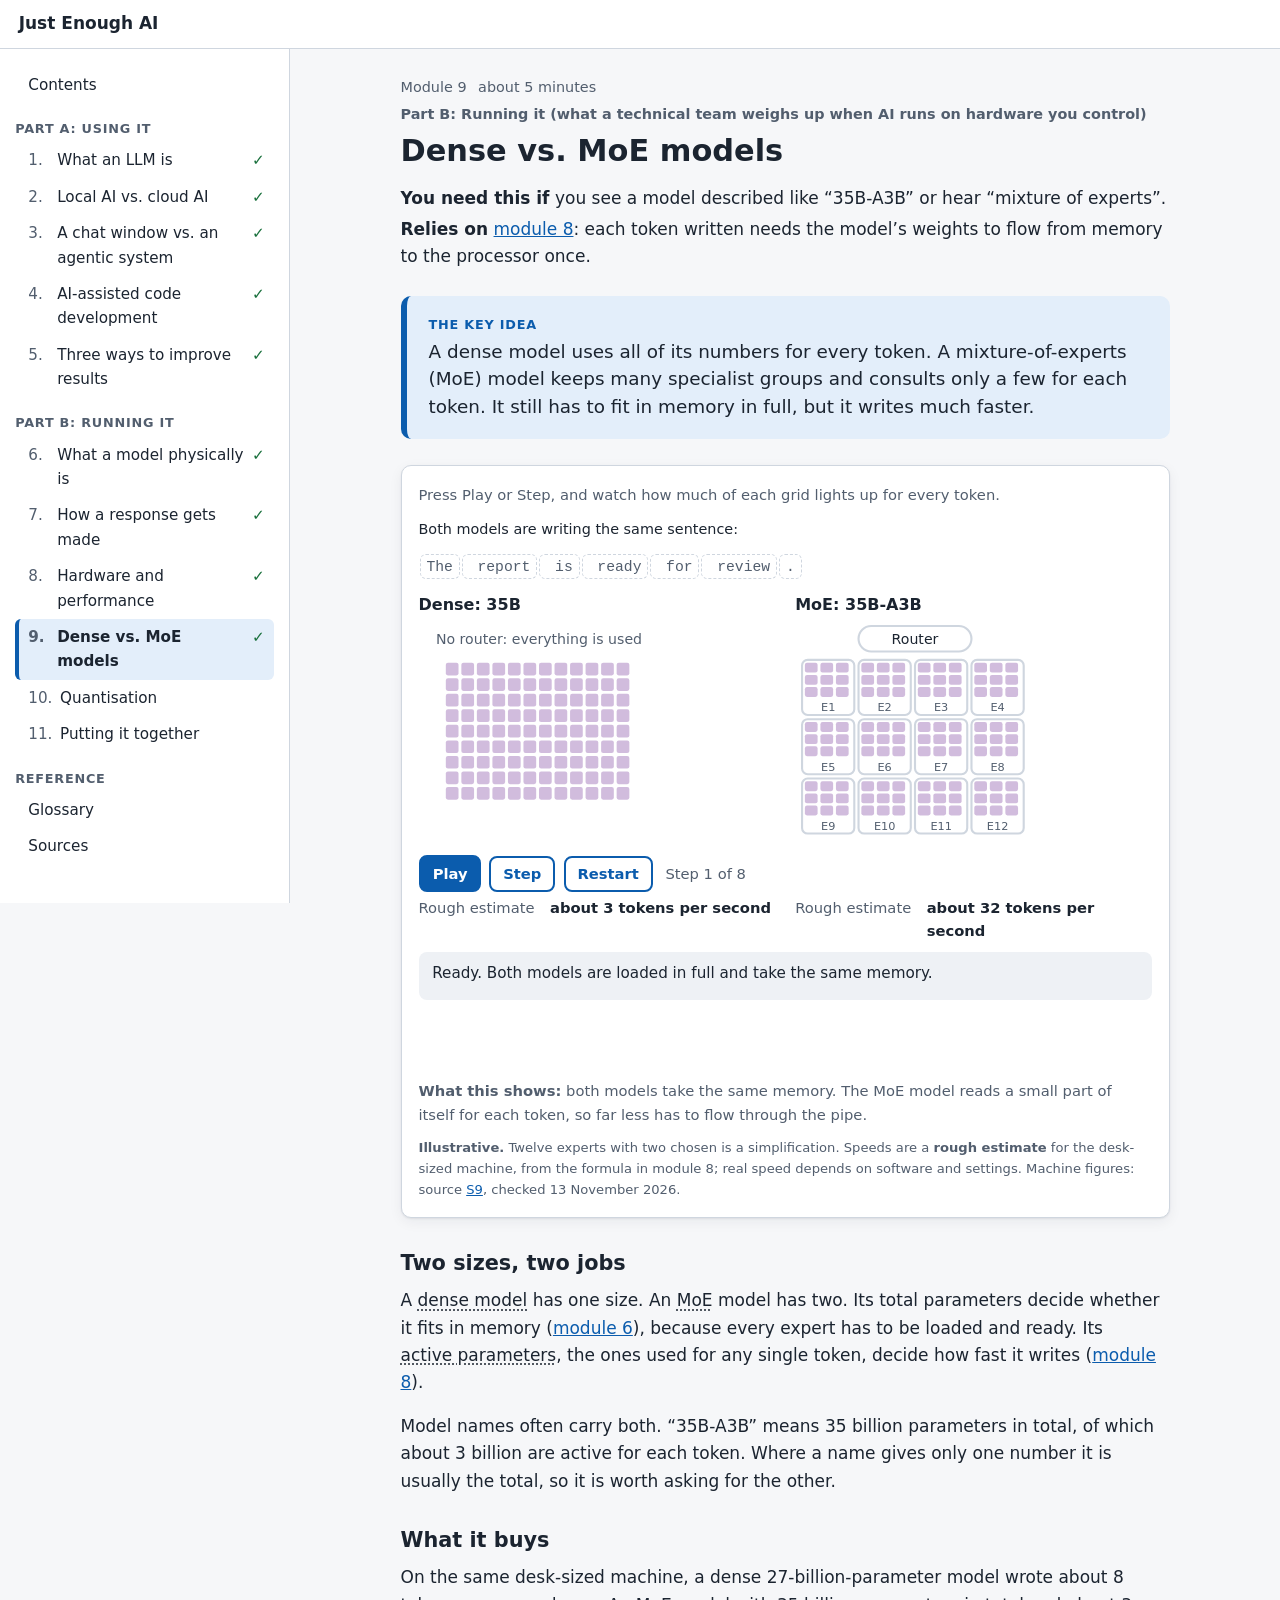
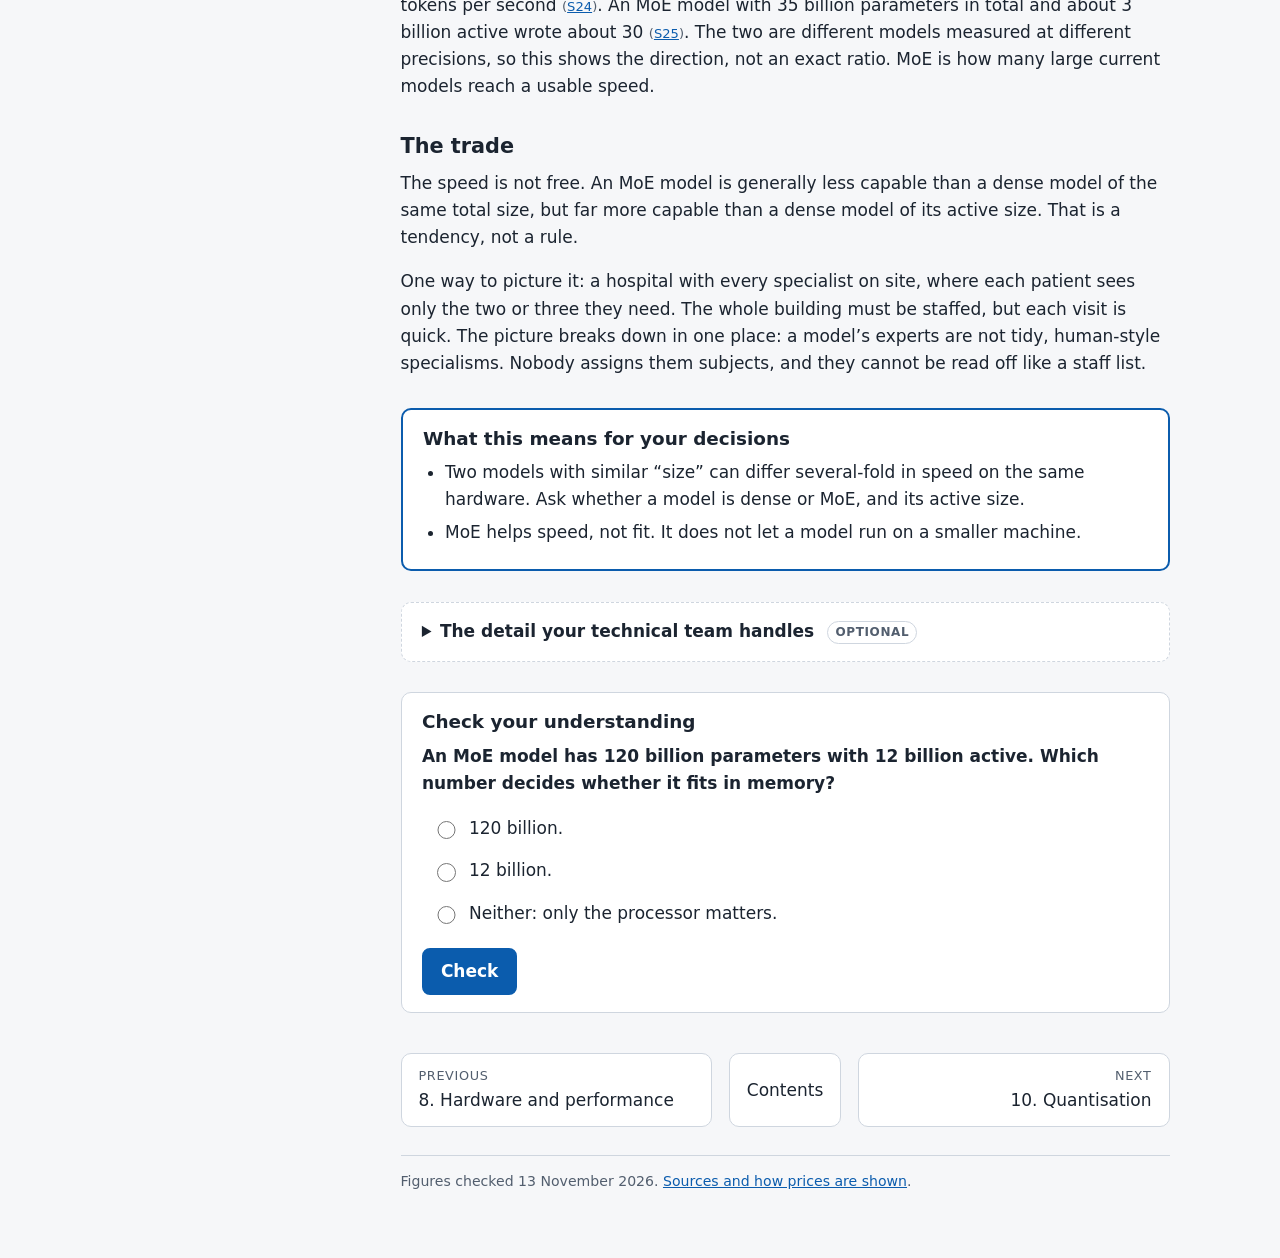
<file: modules/09-dense-vs-moe.html>
<!doctype html>
<html lang="en-GB">
<head>
<meta charset="utf-8">
<meta name="viewport" content="width=device-width, initial-scale=1">
<title>9. Dense vs. MoE models — Just Enough AI</title>
<link rel="stylesheet" href="../assets/css/site.css">
</head>
<body data-root="../" data-module="9">
<a class="skip" href="#main">Skip to content</a>
<header class="topbar">
  <a class="brand" href="../index.html">Just Enough AI</a>
  <button type="button" id="menu-btn" class="btn secondary menu-btn" hidden>Menu</button>
</header>
<div class="layout">
  <nav id="sidebar" class="sidebar" aria-label="Course contents">
    <ul>
      <li><a href="../index.html">Contents</a></li>
      <li><a href="../glossary.html">Glossary</a></li>
      <li><a href="../sources.html">Sources</a></li>
    </ul>
  </nav>
  <main id="main">
    <p class="eyebrow"><span>Module 9</span><span>about 5 minutes</span><span class="part">Part B: Running it (what a technical team weighs up when AI runs on hardware you control)</span></p>
    <h1>Dense vs. MoE models</h1>
    <p class="need"><strong>You need this if</strong> you see a model described like &ldquo;35B-A3B&rdquo; or hear &ldquo;mixture of experts&rdquo;.</p>
    <p class="relies"><strong>Relies on</strong> <a href="08-hardware-and-performance.html">module 8</a>: each token written needs the model&rsquo;s weights to flow from memory to the processor once.</p>

    <div class="key-idea" id="key-idea">
      <span class="label">The key idea</span>
      <p>A dense model uses all of its numbers for every token. A mixture-of-experts (MoE) model keeps many specialist groups and consults only a few for each token. It still has to fit in memory in full, but it writes much faster.</p>
    </div>

    <figure class="visual" id="lighting" aria-label="Two grids of model weights writing the same sentence one token at a time. In the dense model the whole grid lights up for every token. In the MoE model the grid is divided into twelve expert blocks, and a router lights only two of them for each token. Both need the same memory, but the MoE model reads far less per token and so writes faster.">
      <p class="instruction js-only" hidden>Press Play or Step, and watch how much of each grid lights up for every token.</p>
      <div id="lighting-body"></div>
      <noscript><p class="small muted">This interactive picture needs JavaScript. It shows two models of the same total size writing the same sentence. The dense model uses every weight for every token; the MoE model uses only two of its twelve expert blocks each time.</p></noscript>
      <figcaption><strong>What this shows:</strong> both models take the same memory. The MoE model reads a small part of itself for each token, so far less has to flow through the pipe.</figcaption>
      <p class="stamp"><span class="illus">Illustrative.</span> Twelve experts with two chosen is a simplification. Speeds are a <strong>rough estimate</strong> for the desk-sized machine, from the formula in module 8; real speed depends on software and settings. Machine figures: source <a href="../sources.html#S9">S9</a>, checked 13 November 2026.</p>
    </figure>

    <h2 id="two-sizes">Two sizes, two jobs</h2>
    <p>A <a class="term" href="../glossary.html#dense-model">dense model</a> has one size. An <a class="term" href="../glossary.html#moe">MoE</a> model has two. Its total parameters decide whether it fits in memory (<a href="06-what-a-model-is.html">module 6</a>), because every expert has to be loaded and ready. Its <a class="term" href="../glossary.html#active-parameters">active parameters</a>, the ones used for any single token, decide how fast it writes (<a href="08-hardware-and-performance.html">module 8</a>).</p>
    <p>Model names often carry both. &ldquo;35B-A3B&rdquo; means 35 billion parameters in total, of which about 3 billion are active for each token. Where a name gives only one number it is usually the total, so it is worth asking for the other.</p>

    <h2 id="measured">What it buys</h2>
    <p>On the same desk-sized machine, a dense 27-billion-parameter model wrote about 8 tokens per second <span class="srcref">(<a href="../sources.html#S24">S24</a>)</span>. An MoE model with 35 billion parameters in total and about 3 billion active wrote about 30 <span class="srcref">(<a href="../sources.html#S25">S25</a>)</span>. The two are different models measured at different precisions, so this shows the direction, not an exact ratio. MoE is how many large current models reach a usable speed.</p>

    <h2 id="the-trade">The trade</h2>
    <p>The speed is not free. An MoE model is generally less capable than a dense model of the same total size, but far more capable than a dense model of its active size. That is a tendency, not a rule.</p>
    <p>One way to picture it: a hospital with every specialist on site, where each patient sees only the two or three they need. The whole building must be staffed, but each visit is quick. The picture breaks down in one place: a model&rsquo;s experts are not tidy, human-style specialisms. Nobody assigns them subjects, and they cannot be read off like a staff list.</p>

    <div class="decisions" id="decisions">
      <h2>What this means for your decisions</h2>
      <ul>
        <li>Two models with similar &ldquo;size&rdquo; can differ several-fold in speed on the same hardware. Ask whether a model is dense or MoE, and its active size.</li>
        <li>MoE helps speed, not fit. It does not let a model run on a smaller machine.</li>
      </ul>
    </div>

    <details class="detail" id="detail">
      <summary>The detail your technical team handles <span class="tag">optional</span></summary>
      <div class="detail-body">
        <h3 id="detail-router">Routers and top-k selection</h3>
        <p>Inside each layer of an MoE model, a small component called a router scores every expert for the current token and passes the work to the highest-scoring few. &ldquo;Top-k&rdquo; is the engineers&rsquo; name for &ldquo;the best k of them&rdquo;. Parts of the model outside the expert blocks are still used for every token.</p>
        <h3 id="detail-loaded">Why all experts must stay loaded</h3>
        <p>The router chooses afresh for every token, and the choice cannot be known in advance. Any expert may be needed next, so all of them have to sit in fast memory all the time.</p>
        <h3 id="detail-batching">MoE and batching</h3>
        <p>When many users share a sweep (<a class="term" href="../glossary.html#batching">batching</a>), their tokens call on different experts, so more of the model is read on each sweep. The speed advantage of MoE over dense therefore narrows somewhat under heavy shared use.</p>
        <h3 id="detail-caveat">How firm is the capability claim?</h3>
        <p>The comparison of MoE and dense capability is a general tendency seen across model families. It varies with how each model was trained, so teams compare specific models on their own tasks.</p>
      </div>
    </details>

    <div class="check" id="check" data-explain="All 120 billion parameters must be loaded, because any expert may be needed for the next token. The 12 billion active parameters decide how fast it writes.">
      <h2>Check your understanding</h2>
      <fieldset>
        <legend>An MoE model has 120 billion parameters with 12 billion active. Which number decides whether it fits in memory?</legend>
        <label><input type="radio" name="q9" data-correct> 120 billion.</label>
        <label><input type="radio" name="q9"> 12 billion.</label>
        <label><input type="radio" name="q9"> Neither: only the processor matters.</label>
      </fieldset>
      <details class="answer">
        <summary>Show the answer</summary>
        <p>120 billion.</p>
      </details>
    </div>

    <nav class="pager" aria-label="Previous and next module">
      <a class="prev" href="08-hardware-and-performance.html"><span>Previous</span>8. Hardware and performance</a>
      <a class="contents" href="../index.html">Contents</a>
      <a class="next" href="10-quantisation.html"><span>Next</span>10. Quantisation</a>
    </nav>

    <footer class="page-footer">
      <p>Figures checked 13 November 2026. <a href="../sources.html">Sources and how prices are shown</a>.</p>
    </footer>
  </main>
</div>
<script src="../data/modules.js"></script>
<script src="../data/glossary.js"></script>
<script src="../data/hardware.js"></script>
<script src="../assets/js/estimate.js"></script>
<script src="../assets/js/site.js"></script>
<script src="../assets/js/visuals/m09.js"></script>
</body>
</html>
</file>
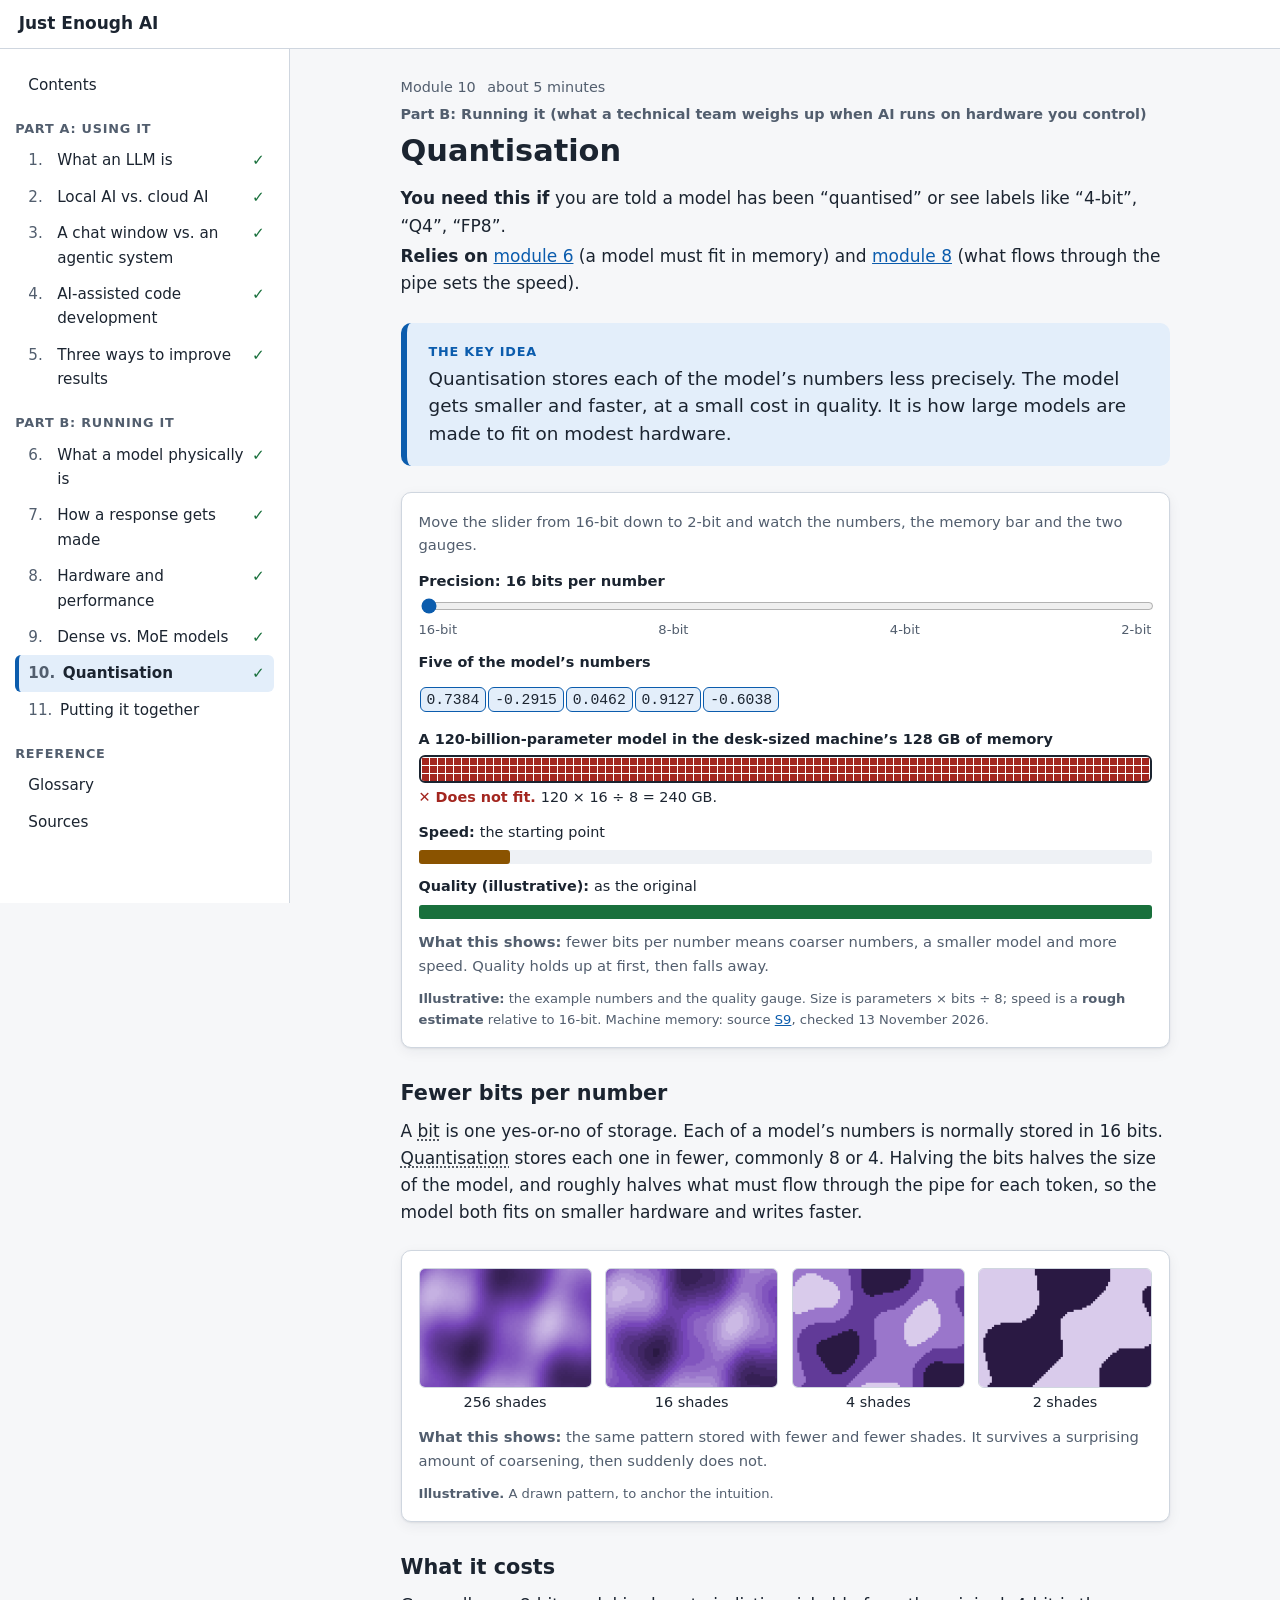
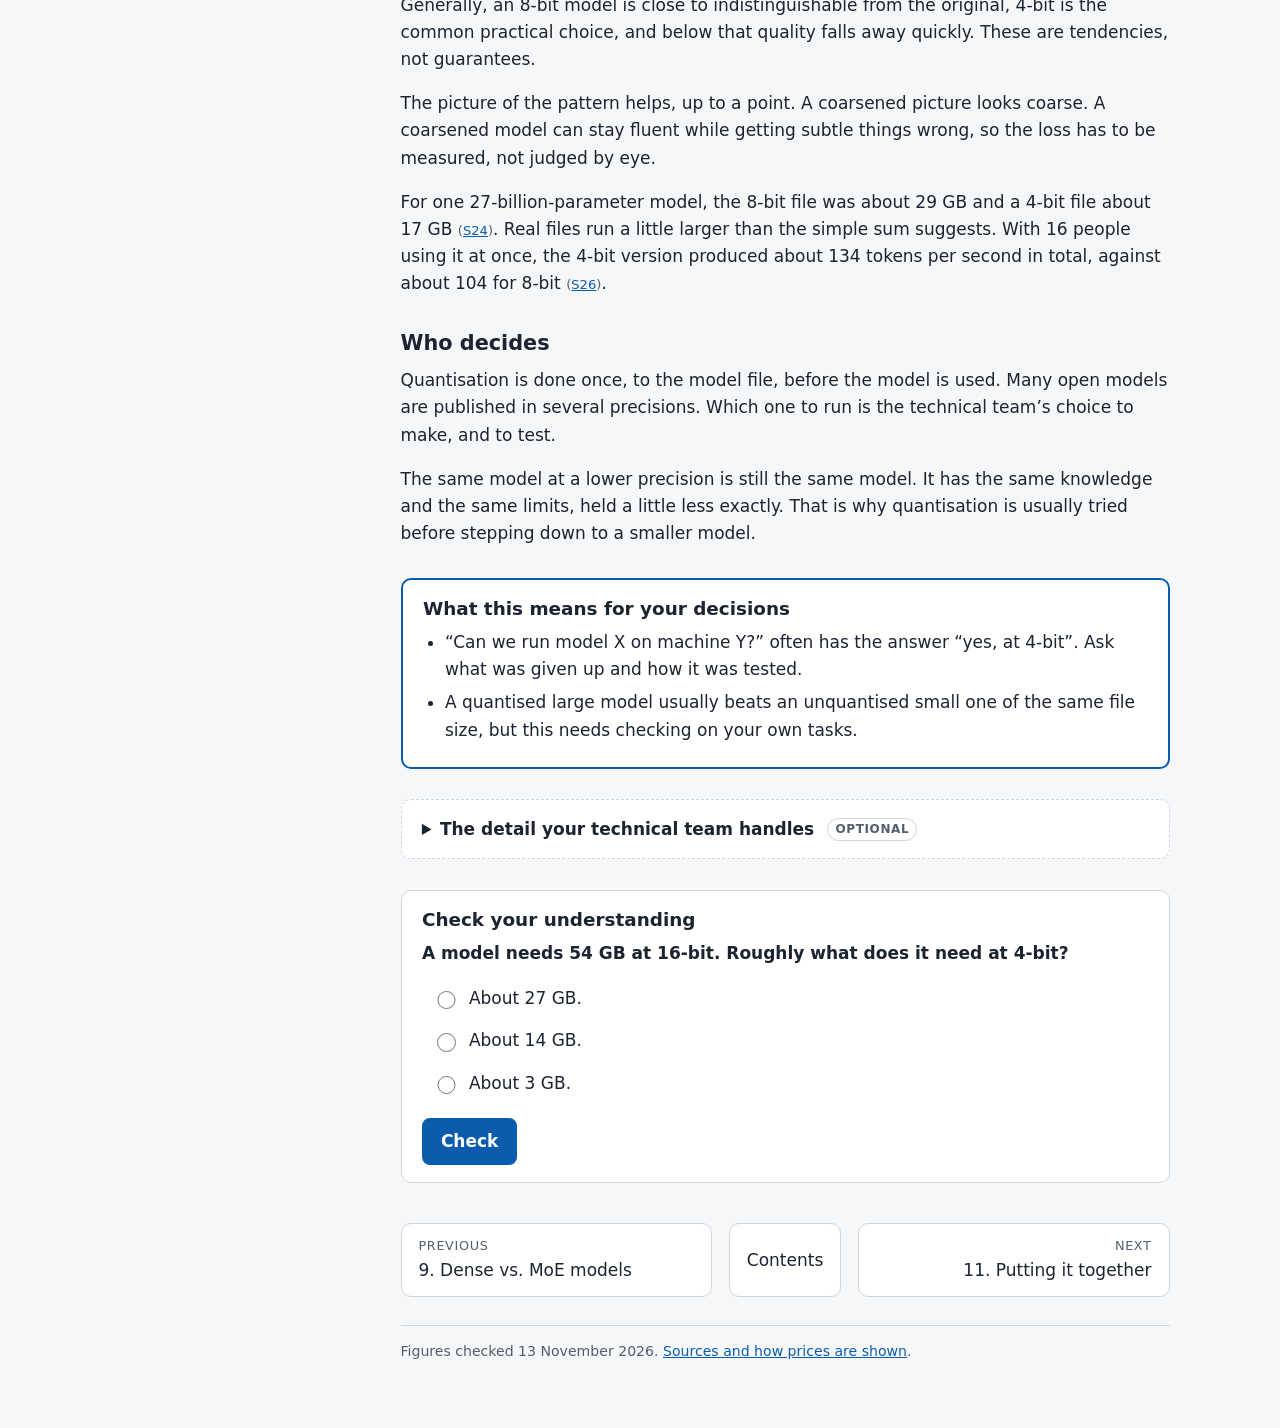
<file: modules/10-quantisation.html>
<!doctype html>
<html lang="en-GB">
<head>
<meta charset="utf-8">
<meta name="viewport" content="width=device-width, initial-scale=1">
<title>10. Quantisation — Just Enough AI</title>
<link rel="stylesheet" href="../assets/css/site.css">
</head>
<body data-root="../" data-module="10">
<a class="skip" href="#main">Skip to content</a>
<header class="topbar">
  <a class="brand" href="../index.html">Just Enough AI</a>
  <button type="button" id="menu-btn" class="btn secondary menu-btn" hidden>Menu</button>
</header>
<div class="layout">
  <nav id="sidebar" class="sidebar" aria-label="Course contents">
    <ul>
      <li><a href="../index.html">Contents</a></li>
      <li><a href="../glossary.html">Glossary</a></li>
      <li><a href="../sources.html">Sources</a></li>
    </ul>
  </nav>
  <main id="main">
    <p class="eyebrow"><span>Module 10</span><span>about 5 minutes</span><span class="part">Part B: Running it (what a technical team weighs up when AI runs on hardware you control)</span></p>
    <h1>Quantisation</h1>
    <p class="need"><strong>You need this if</strong> you are told a model has been &ldquo;quantised&rdquo; or see labels like &ldquo;4-bit&rdquo;, &ldquo;Q4&rdquo;, &ldquo;FP8&rdquo;.</p>
    <p class="relies"><strong>Relies on</strong> <a href="06-what-a-model-is.html">module 6</a> (a model must fit in memory) and <a href="08-hardware-and-performance.html">module 8</a> (what flows through the pipe sets the speed).</p>

    <div class="key-idea" id="key-idea">
      <span class="label">The key idea</span>
      <p>Quantisation stores each of the model&rsquo;s numbers less precisely. The model gets smaller and faster, at a small cost in quality. It is how large models are made to fit on modest hardware.</p>
    </div>

    <figure class="visual" id="precision" aria-label="A precision slider with four settings: 16-bit, 8-bit, 4-bit and 2-bit. As precision falls, a row of example numbers is rounded more coarsely, a 120-billion-parameter model shrinks inside a 128 GB memory bar until it fits, the speed gauge rises and the quality gauge falls, slightly at 4-bit and clearly at 2-bit.">
      <p class="instruction js-only" hidden>Move the slider from 16-bit down to 2-bit and watch the numbers, the memory bar and the two gauges.</p>
      <div id="precision-body"></div>
      <noscript><p class="small muted">This interactive picture needs JavaScript. In words: a 120-billion-parameter model needs 240 GB at 16-bit, 120 GB at 8-bit, 60 GB at 4-bit and 30 GB at 2-bit. It fits comfortably on a 128 GB machine only from 4-bit down, and quality falls away below that.</p></noscript>
      <figcaption><strong>What this shows:</strong> fewer bits per number means coarser numbers, a smaller model and more speed. Quality holds up at first, then falls away.</figcaption>
      <p class="stamp"><span class="illus">Illustrative:</span> the example numbers and the quality gauge. Size is parameters &times; bits &divide; 8; speed is a <strong>rough estimate</strong> relative to 16-bit. Machine memory: source <a href="../sources.html#S9">S9</a>, checked 13 November 2026.</p>
    </figure>

    <h2 id="fewer-bits">Fewer bits per number</h2>
    <p>A <a class="term" href="../glossary.html#bit">bit</a> is one yes-or-no of storage. Each of a model&rsquo;s numbers is normally stored in 16 bits. <a class="term" href="../glossary.html#quantisation">Quantisation</a> stores each one in fewer, commonly 8 or 4. Halving the bits halves the size of the model, and roughly halves what must flow through the pipe for each token, so the model both fits on smaller hardware and writes faster.</p>

    <figure class="visual" id="shades" aria-label="The same abstract pattern drawn four times, with 256, 16, 4 and 2 shades. With fewer shades the pattern becomes blockier, but it stays recognisable until the last.">
      <div id="shades-body"></div>
      <figcaption><strong>What this shows:</strong> the same pattern stored with fewer and fewer shades. It survives a surprising amount of coarsening, then suddenly does not.</figcaption>
      <p class="stamp"><span class="illus">Illustrative.</span> A drawn pattern, to anchor the intuition.</p>
    </figure>

    <h2 id="cost">What it costs</h2>
    <p>Generally, an 8-bit model is close to indistinguishable from the original, 4-bit is the common practical choice, and below that quality falls away quickly. These are tendencies, not guarantees.</p>
    <p>The picture of the pattern helps, up to a point. A coarsened picture looks coarse. A coarsened model can stay fluent while getting subtle things wrong, so the loss has to be measured, not judged by eye.</p>
    <p>For one 27-billion-parameter model, the 8-bit file was about 29 GB and a 4-bit file about 17 GB <span class="srcref">(<a href="../sources.html#S24">S24</a>)</span>. Real files run a little larger than the simple sum suggests. With 16 people using it at once, the 4-bit version produced about 134 tokens per second in total, against about 104 for 8-bit <span class="srcref">(<a href="../sources.html#S26">S26</a>)</span>.</p>

    <h2 id="who-decides">Who decides</h2>
    <p>Quantisation is done once, to the model file, before the model is used. Many open models are published in several precisions. Which one to run is the technical team&rsquo;s choice to make, and to test.</p>
    <p>The same model at a lower precision is still the same model. It has the same knowledge and the same limits, held a little less exactly. That is why quantisation is usually tried before stepping down to a smaller model.</p>

    <div class="decisions" id="decisions">
      <h2>What this means for your decisions</h2>
      <ul>
        <li>&ldquo;Can we run model X on machine Y?&rdquo; often has the answer &ldquo;yes, at 4-bit&rdquo;. Ask what was given up and how it was tested.</li>
        <li>A quantised large model usually beats an unquantised small one of the same file size, but this needs checking on your own tasks.</li>
      </ul>
    </div>

    <details class="detail" id="detail">
      <summary>The detail your technical team handles <span class="tag">optional</span></summary>
      <div class="detail-body">
        <h3 id="detail-formats">Formats an engineer will mention</h3>
        <ul>
          <li><strong>FP8:</strong> each number stored as an 8-bit floating-point value.</li>
          <li><strong>NVFP4:</strong> a 4-bit floating-point format designed for recent NVIDIA GPUs.</li>
          <li><strong>GGUF Q4:</strong> a 4-bit version of a model in GGUF, a widely used file format for running models on small machines.</li>
          <li><strong>AWQ:</strong> a method for choosing how to round, usually to 4 bits, that protects the numbers that matter most.</li>
          <li><strong>INT4:</strong> each number stored as a 4-bit whole number.</li>
        </ul>
        <h3 id="detail-hardware">Why some hardware prefers some formats</h3>
        <p>A processor is fastest with number formats it was built to calculate with directly. A format the hardware does not support natively has to be converted as it runs, which loses some of the speed gain. This is why the best choice of format depends on the machine.</p>
        <h3 id="detail-kv">Quantising the KV cache</h3>
        <p>The model&rsquo;s notes on a conversation, the <a class="term" href="../glossary.html#kv-cache">KV cache</a>, can also be stored less precisely. This leaves room for longer conversations or more simultaneous users, with its own small effect on quality.</p>
        <h3 id="detail-evaluation">Evaluation before and after</h3>
        <p>The honest way to choose a precision is to run the same set of realistic test questions against each version and compare the answers. Published claims of &ldquo;no loss&rdquo; are usually averages over general benchmarks, and may not hold for a specialised task.</p>
        <h3 id="detail-sizes">Why real files are larger than the sum</h3>
        <p>Some parts of a model are usually kept at higher precision because they are sensitive to rounding, and the file carries some extra information. The 4-bit file in the measured example averages about 5 bits per number.</p>
      </div>
    </details>

    <div class="check" id="check" data-explain="Going from 16 bits to 4 bits divides the size by four: 54 &divide; 4 is 13.5, so about 14 GB.">
      <h2>Check your understanding</h2>
      <fieldset>
        <legend>A model needs 54 GB at 16-bit. Roughly what does it need at 4-bit?</legend>
        <label><input type="radio" name="q10"> About 27 GB.</label>
        <label><input type="radio" name="q10" data-correct> About 14 GB.</label>
        <label><input type="radio" name="q10"> About 3 GB.</label>
      </fieldset>
      <details class="answer">
        <summary>Show the answer</summary>
        <p>About 14 GB.</p>
      </details>
    </div>

    <nav class="pager" aria-label="Previous and next module">
      <a class="prev" href="09-dense-vs-moe.html"><span>Previous</span>9. Dense vs. MoE models</a>
      <a class="contents" href="../index.html">Contents</a>
      <a class="next" href="11-putting-it-together.html"><span>Next</span>11. Putting it together</a>
    </nav>

    <footer class="page-footer">
      <p>Figures checked 13 November 2026. <a href="../sources.html">Sources and how prices are shown</a>.</p>
    </footer>
  </main>
</div>
<script src="../data/modules.js"></script>
<script src="../data/glossary.js"></script>
<script src="../data/hardware.js"></script>
<script src="../assets/js/estimate.js"></script>
<script src="../assets/js/site.js"></script>
<script src="../assets/js/visuals/m10.js"></script>
</body>
</html>
</file>
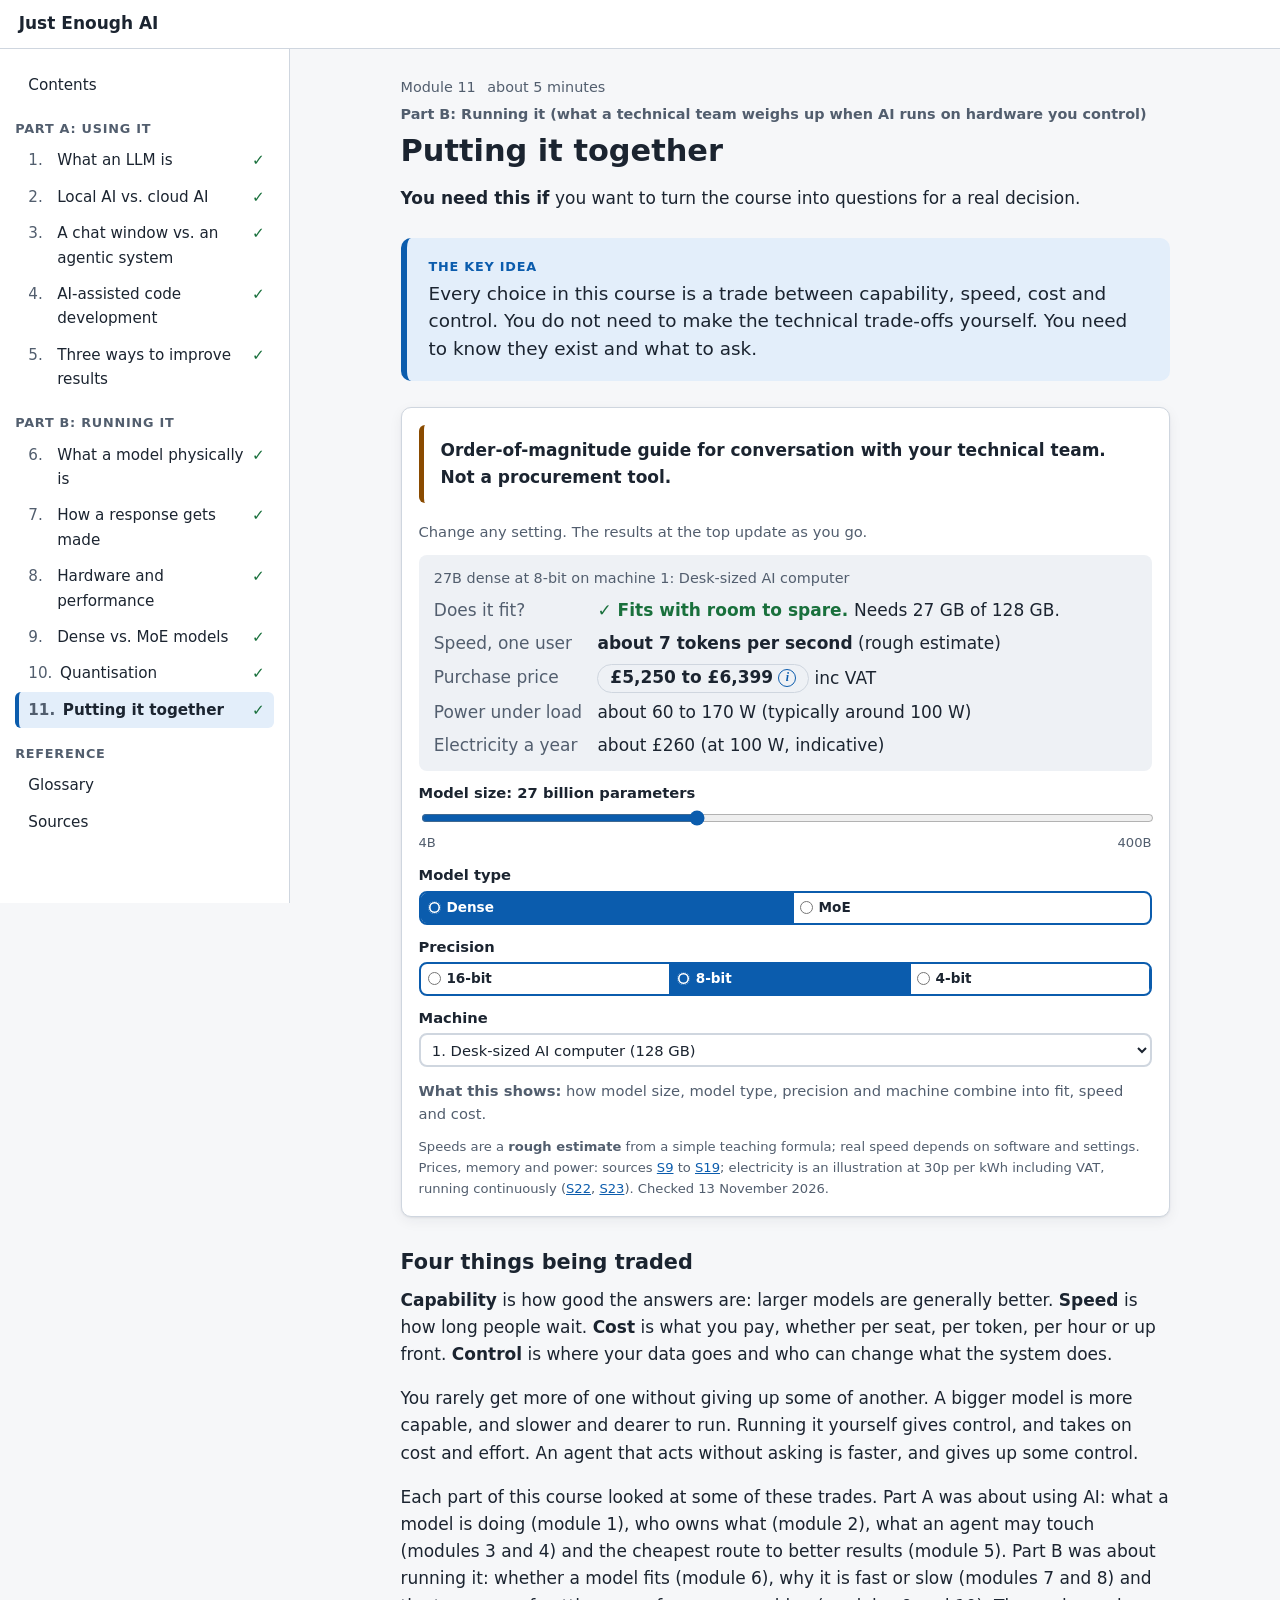
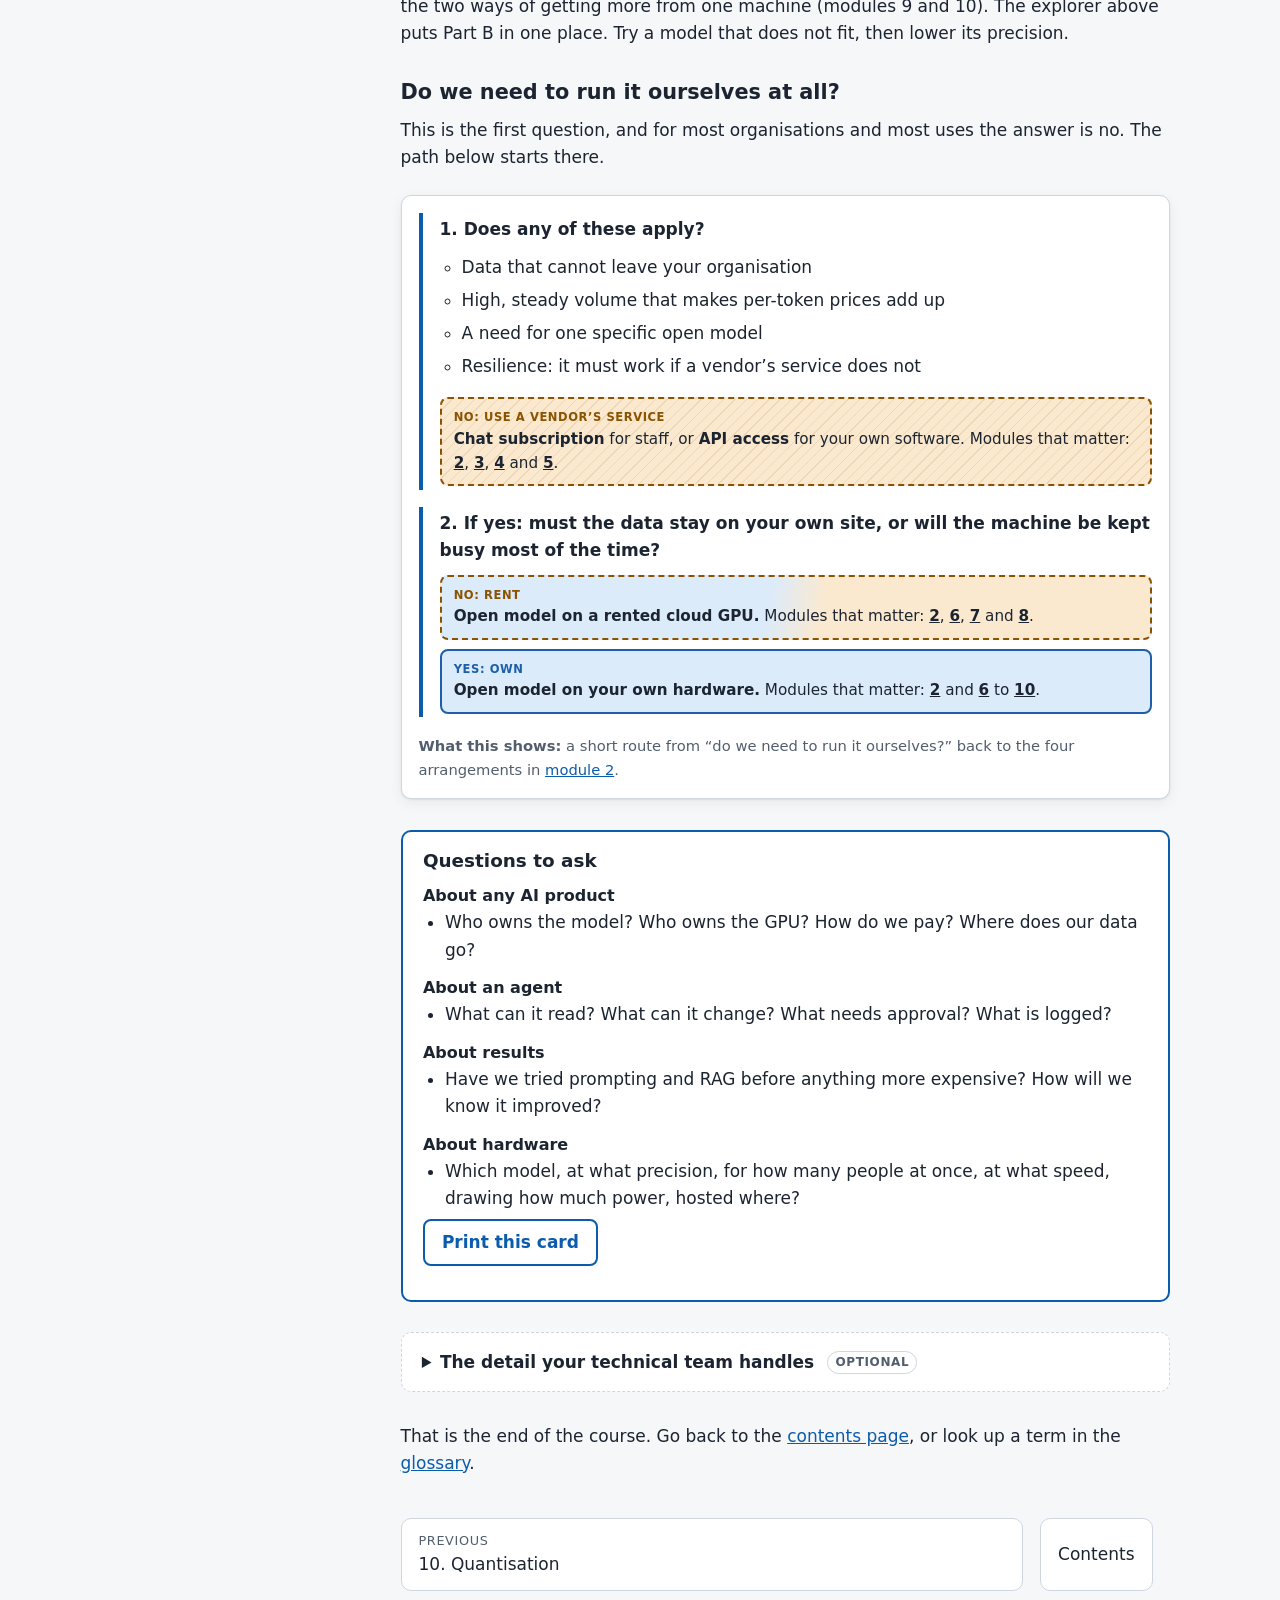
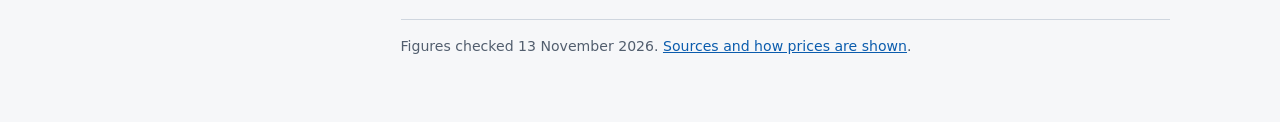
<file: modules/11-putting-it-together.html>
<!doctype html>
<html lang="en-GB">
<head>
<meta charset="utf-8">
<meta name="viewport" content="width=device-width, initial-scale=1">
<title>11. Putting it together — Just Enough AI</title>
<link rel="stylesheet" href="../assets/css/site.css">
</head>
<body data-root="../" data-module="11">
<a class="skip" href="#main">Skip to content</a>
<header class="topbar">
  <a class="brand" href="../index.html">Just Enough AI</a>
  <button type="button" id="menu-btn" class="btn secondary menu-btn" hidden>Menu</button>
</header>
<div class="layout">
  <nav id="sidebar" class="sidebar" aria-label="Course contents">
    <ul>
      <li><a href="../index.html">Contents</a></li>
      <li><a href="../glossary.html">Glossary</a></li>
      <li><a href="../sources.html">Sources</a></li>
    </ul>
  </nav>
  <main id="main">
    <p class="eyebrow"><span>Module 11</span><span>about 5 minutes</span><span class="part">Part B: Running it (what a technical team weighs up when AI runs on hardware you control)</span></p>
    <h1>Putting it together</h1>
    <p class="need"><strong>You need this if</strong> you want to turn the course into questions for a real decision.</p>

    <div class="key-idea" id="key-idea">
      <span class="label">The key idea</span>
      <p>Every choice in this course is a trade between capability, speed, cost and control. You do not need to make the technical trade-offs yourself. You need to know they exist and what to ask.</p>
    </div>

    <figure class="visual" id="explorer" aria-label="A sizing explorer. Choose a model size, whether it is dense or MoE, its precision and a machine from the hardware ladder. It reports whether the model fits, a rough single-user speed, the purchase price, the power drawn and an indicative yearly electricity cost.">
      <p class="part-note" style="border-left-color:var(--warn);margin-top:0"><strong>Order-of-magnitude guide for conversation with your technical team. Not a procurement tool.</strong></p>
      <p class="instruction js-only" hidden>Change any setting. The results at the top update as you go.</p>
      <div id="explorer-body"></div>
      <noscript><p class="small muted">This interactive picture needs JavaScript. It combines the rules from modules 6 to 10: size is parameters &times; bits &divide; 8; the model must fit in memory with 15% to spare; speed depends on memory bandwidth and on how much is read per token.</p></noscript>
      <figcaption><strong>What this shows:</strong> how model size, model type, precision and machine combine into fit, speed and cost.</figcaption>
      <p class="stamp">Speeds are a <strong>rough estimate</strong> from a simple teaching formula; real speed depends on software and settings. Prices, memory and power: sources <a href="../sources.html#S9">S9</a> to <a href="../sources.html#S19">S19</a>; electricity is an illustration at 30p per kWh including VAT, running continuously (<a href="../sources.html#S22">S22</a>, <a href="../sources.html#S23">S23</a>). Checked 13 November 2026.</p>
    </figure>

    <h2 id="four-trades">Four things being traded</h2>
    <p><strong>Capability</strong> is how good the answers are: larger models are generally better. <strong>Speed</strong> is how long people wait. <strong>Cost</strong> is what you pay, whether per seat, per token, per hour or up front. <strong>Control</strong> is where your data goes and who can change what the system does.</p>
    <p>You rarely get more of one without giving up some of another. A bigger model is more capable, and slower and dearer to run. Running it yourself gives control, and takes on cost and effort. An agent that acts without asking is faster, and gives up some control.</p>
    <p>Each part of this course looked at some of these trades. Part A was about using AI: what a model is doing (module 1), who owns what (module 2), what an agent may touch (modules 3 and 4) and the cheapest route to better results (module 5). Part B was about running it: whether a model fits (module 6), why it is fast or slow (modules 7 and 8) and the two ways of getting more from one machine (modules 9 and 10). The explorer above puts Part B in one place. Try a model that does not fit, then lower its precision.</p>

    <h2 id="run-it-ourselves">Do we need to run it ourselves at all?</h2>
    <p>This is the first question, and for most organisations and most uses the answer is no. The path below starts there.</p>

    <figure class="visual" id="path" aria-label="A decision path. First question: do any of four drivers apply: data that cannot leave, high steady volume, the need for a specific open model, or resilience? If no, use a vendor's service: a chat subscription or API access. If yes, ask whether the need is steady enough to keep a machine busy or the data must stay on site. If no, rent a cloud GPU. If yes, buy your own hardware.">
      <ol class="path">
        <li>
          <p class="flow-q">1. Does any of these apply?</p>
          <ul>
            <li>Data that cannot leave your organisation</li>
            <li>High, steady volume that makes per-token prices add up</li>
            <li>A need for one specific open model</li>
            <li>Resilience: it must work if a vendor&rsquo;s service does not</li>
          </ul>
          <div class="path-end zone-theirs">
            <span class="zone-tag">No: use a vendor&rsquo;s service</span>
            <strong>Chat subscription</strong> for staff, or <strong>API access</strong> for your own software. Modules that matter: <a href="02-local-vs-cloud.html">2</a>, <a href="03-chat-vs-agent.html">3</a>, <a href="04-ai-assisted-coding.html">4</a> and <a href="05-improving-results.html">5</a>.
          </div>
        </li>
        <li>
          <p class="flow-q">2. If yes: must the data stay on your own site, or will the machine be kept busy most of the time?</p>
          <div class="path-end zone-mixed">
            <span class="zone-tag">No: rent</span>
            <strong>Open model on a rented cloud GPU.</strong> Modules that matter: <a href="02-local-vs-cloud.html">2</a>, <a href="06-what-a-model-is.html">6</a>, <a href="07-how-a-response-is-made.html">7</a> and <a href="08-hardware-and-performance.html">8</a>.
          </div>
          <div class="path-end zone-yours">
            <span class="zone-tag">Yes: own</span>
            <strong>Open model on your own hardware.</strong> Modules that matter: <a href="02-local-vs-cloud.html">2</a> and <a href="06-what-a-model-is.html">6</a> to <a href="10-quantisation.html">10</a>.
          </div>
        </li>
      </ol>
      <figcaption><strong>What this shows:</strong> a short route from &ldquo;do we need to run it ourselves?&rdquo; back to the four arrangements in <a href="02-local-vs-cloud.html">module 2</a>.</figcaption>
    </figure>

    <div class="decisions" id="questions">
      <h2>Questions to ask</h2>
      <h3>About any AI product</h3>
      <ul>
        <li>Who owns the model? Who owns the GPU? How do we pay? Where does our data go?</li>
      </ul>
      <h3>About an agent</h3>
      <ul>
        <li>What can it read? What can it change? What needs approval? What is logged?</li>
      </ul>
      <h3>About results</h3>
      <ul>
        <li>Have we tried prompting and RAG before anything more expensive? How will we know it improved?</li>
      </ul>
      <h3>About hardware</h3>
      <ul>
        <li>Which model, at what precision, for how many people at once, at what speed, drawing how much power, hosted where?</li>
      </ul>
      <p class="no-print js-only" hidden><button type="button" class="btn secondary" id="print-card">Print this card</button></p>
    </div>

    <details class="detail" id="detail">
      <summary>The detail your technical team handles <span class="tag">optional</span></summary>
      <div class="detail-body">
        <h3 id="detail-recap">How modules 6 to 10 connect</h3>
        <p>A model is a file of numbers that must fit in fast memory, with room to spare (module 6). A response is made in two phases: the prompt is read in one go, then the answer is written one token at a time, with the KV cache holding the model&rsquo;s notes (module 7). Writing speed is set by memory bandwidth, because each token needs the weights to flow from memory to the processor once (module 8). There are then two ways to get more from the same machine. A mixture-of-experts model reads only part of itself for each token, which helps speed but not fit (module 9). Quantisation stores every number less precisely, which helps both fit and speed at some cost in quality (module 10). The sizing explorer above is those five ideas in one place.</p>
      </div>
    </details>

    <p>That is the end of the course. Go back to the <a href="../index.html">contents page</a>, or look up a term in the <a href="../glossary.html">glossary</a>.</p>

    <nav class="pager" aria-label="Previous and next module">
      <a class="prev" href="10-quantisation.html"><span>Previous</span>10. Quantisation</a>
      <a class="contents" href="../index.html">Contents</a>
      <span></span>
    </nav>

    <footer class="page-footer">
      <p>Figures checked 13 November 2026. <a href="../sources.html">Sources and how prices are shown</a>.</p>
    </footer>
  </main>
</div>
<script src="../data/modules.js"></script>
<script src="../data/glossary.js"></script>
<script src="../data/hardware.js"></script>
<script src="../assets/js/estimate.js"></script>
<script src="../assets/js/site.js"></script>
<script src="../assets/js/visuals/m11.js"></script>
</body>
</html>
</file>
<file: assets/css/site.css>
/* Just Enough AI: shared styles. No external requests; system fonts only. */

:root {
  color-scheme: light dark;
  --bg: #f6f7f9;
  --surface: #ffffff;
  --surface-2: #eef1f5;
  --text: #1b2430;
  --muted: #525e6e;
  --border: #cfd6df;
  --accent: #0b5cad;
  --accent-contrast: #ffffff;
  --accent-soft: #e3eefa;
  --good: #19703c;
  --warn: #8a4b00;
  --bad: #a3261f;
  /* The two zones: yours / theirs (see SPEC section 5) */
  --yours-bg: #dcebfa;
  --yours-line: #1d5fa8;
  --theirs-bg: #fbe9cf;
  --theirs-line: #8a5300;
  /* Small categorical set for visuals */
  --cat-1: #0b5cad;
  --cat-2: #8a5300;
  --cat-3: #19703c;
  --cat-4: #7a3e9d;
  --cat-5: #a3261f;
  --shadow: 0 1px 2px rgba(20, 30, 45, .08), 0 4px 14px rgba(20, 30, 45, .06);
  --radius: 10px;
  --font: system-ui, -apple-system, "Segoe UI", Roboto, "Helvetica Neue", Arial, sans-serif;
}

@media (prefers-color-scheme: dark) {
  :root {
    --bg: #11151b;
    --surface: #1a2029;
    --surface-2: #232b37;
    --text: #e7ebf1;
    --muted: #a9b3c1;
    --border: #3a4554;
    --accent: #86bdf3;
    --accent-contrast: #0c1a2a;
    --accent-soft: #1c3048;
    --good: #7fd6a0;
    --warn: #f0bd72;
    --bad: #f3a19b;
    --yours-bg: #17385a;
    --yours-line: #86bdf3;
    --theirs-bg: #4a3512;
    --theirs-line: #f0bd72;
    --cat-1: #86bdf3;
    --cat-2: #f0bd72;
    --cat-3: #7fd6a0;
    --cat-4: #cfa5ea;
    --cat-5: #f3a19b;
    --shadow: 0 1px 2px rgba(0, 0, 0, .4);
  }
}

* { box-sizing: border-box; }
html { -webkit-text-size-adjust: 100%; }
body {
  margin: 0;
  background: var(--bg);
  color: var(--text);
  font-family: var(--font);
  font-size: 1.0625rem;
  line-height: 1.6;
  overflow-wrap: break-word;
}
a { color: var(--accent); }
a:hover { text-decoration-thickness: 2px; }
:focus-visible { outline: 3px solid var(--accent); outline-offset: 2px; border-radius: 3px; }
h1, h2, h3, h4 { line-height: 1.25; margin: 1.6em 0 .5em; }
h1 { font-size: 1.9rem; margin-top: .2em; }
h2 { font-size: 1.3rem; }
h3 { font-size: 1.1rem; }
h4 { font-size: 1rem; }
p, ul, ol { margin: 0 0 1em; }
ul, ol { padding-left: 1.3em; }
li { margin-bottom: .35em; }
button, input, select { font: inherit; color: inherit; }
[hidden] { display: none !important; }

.skip { position: absolute; left: -999px; top: 0; background: var(--surface); padding: .5em 1em; z-index: 100; }
.skip:focus { left: .5em; top: .5em; }
.small { font-size: .9rem; }
.muted { color: var(--muted); }

.btn {
  display: inline-flex; align-items: center; gap: .4em;
  background: var(--accent); color: var(--accent-contrast);
  border: 2px solid var(--accent); border-radius: 8px;
  padding: .45em 1em; font-weight: 600; cursor: pointer; text-decoration: none;
}
.btn:hover { filter: brightness(1.1); }
.btn.secondary { background: transparent; color: var(--accent); }
.btn[disabled] { opacity: .5; cursor: not-allowed; }

/* ---------- Top bar and layout ---------- */
.topbar {
  display: flex; align-items: center; justify-content: space-between; gap: 1em;
  padding: .6em 1.1em; background: var(--surface); border-bottom: 1px solid var(--border);
}
.topbar .brand { font-weight: 700; color: var(--text); text-decoration: none; }
.menu-btn { display: none; }

.layout { display: grid; grid-template-columns: 290px minmax(0, 1fr); align-items: start; }
.layout.single { grid-template-columns: minmax(0, 1fr); }
main { padding: 1.6em 1.5em 3em; max-width: 820px; width: 100%; margin: 0 auto; }
.layout.single main { max-width: 980px; }

.sidebar {
  padding: 1.2em 1em 2em; border-right: 1px solid var(--border); background: var(--surface);
  min-height: calc(100vh - 3em); font-size: .95rem;
}
.sidebar h2 { font-size: .8rem; text-transform: uppercase; letter-spacing: .06em; color: var(--muted); margin: 1.4em 0 .4em; }
.sidebar ol, .sidebar ul { list-style: none; padding: 0; margin: 0; }
.sidebar li { margin: 0; }
.sidebar a {
  display: flex; gap: .5em; padding: .4em .6em; border-radius: 6px;
  color: var(--text); text-decoration: none; border-left: 4px solid transparent;
}
.sidebar a:hover { background: var(--surface-2); }
.sidebar a[aria-current="page"] { background: var(--accent-soft); border-left-color: var(--accent); font-weight: 600; }
.sidebar .num { color: var(--muted); min-width: 1.4em; }
.sidebar .tick { margin-left: auto; color: var(--good); font-weight: 700; }

@media (max-width: 899px) {
  .layout { grid-template-columns: minmax(0, 1fr); }
  .sidebar { min-height: 0; border-right: 0; border-bottom: 1px solid var(--border); }
  .js .menu-btn { display: inline-flex; }
  .js .sidebar { display: none; }
  .js .sidebar.open { display: block; }
  main { padding: 1.2em 1em 2.5em; }
  h1 { font-size: 1.55rem; }
}

/* ---------- Module header ---------- */
.eyebrow { color: var(--muted); font-size: .9rem; margin: 0 0 .3em; display: flex; flex-wrap: wrap; gap: .3em .8em; }
.eyebrow .part { font-weight: 600; }
.need, .relies { margin: .2em 0; }
.need strong, .relies strong { font-weight: 700; }

/* ---------- Shared boxes ---------- */
.key-idea {
  background: var(--accent-soft); border-left: 6px solid var(--accent);
  border-radius: var(--radius); padding: 1em 1.2em; margin: 1.4em 0; font-size: 1.15rem; line-height: 1.5;
}
.key-idea .label, .decisions .label {
  display: block; font-size: .8rem; font-weight: 700; text-transform: uppercase; letter-spacing: .06em;
  color: var(--accent); margin-bottom: .3em;
}
.key-idea p { margin: 0; }

.decisions {
  background: var(--surface); border: 2px solid var(--accent); border-radius: var(--radius);
  padding: 1em 1.2em; margin: 1.8em 0;
}
.decisions h2 { margin: 0 0 .5em; font-size: 1.15rem; }
.decisions ul { margin-bottom: 0; }

details.detail {
  background: var(--surface); border: 1px dashed var(--border); border-radius: var(--radius);
  margin: 1.8em 0; padding: 0;
}
details.detail > summary {
  cursor: pointer; padding: .9em 1.2em; font-weight: 700; list-style-position: inside;
}
details.detail > summary .tag {
  display: inline-block; margin-left: .6em; font-size: .75rem; font-weight: 600; text-transform: uppercase;
  letter-spacing: .05em; color: var(--muted); border: 1px solid var(--border); border-radius: 99px; padding: .05em .6em;
  vertical-align: middle;
}
details.detail > .detail-body { padding: 0 1.2em 1em; border-top: 1px dashed var(--border); }
details.detail h3 { margin-top: 1.1em; }

/* ---------- Visuals ---------- */
figure.visual {
  background: var(--surface); border: 1px solid var(--border); border-radius: var(--radius);
  box-shadow: var(--shadow); padding: 1em; margin: 1.4em 0;
}
figure.visual > figcaption { color: var(--muted); font-size: .92rem; margin-top: .8em; }
figure.visual .instruction { font-size: .92rem; color: var(--muted); margin: 0 0 .8em; }
.stamp { font-size: .82rem; color: var(--muted); margin: .8em 0 0; }
.stamp .illus { font-weight: 700; }
svg text { font-family: var(--font); fill: var(--text); }
svg { max-width: 100%; height: auto; display: block; }

/* Zones: colour is paired with a text label and, for "theirs", a hatched pattern */
.zone-yours { background-color: var(--yours-bg); border: 2px solid var(--yours-line); }
.zone-theirs {
  background-color: var(--theirs-bg); border: 2px dashed var(--theirs-line);
  background-image: repeating-linear-gradient(135deg, transparent 0 7px, color-mix(in srgb, var(--theirs-line) 12%, transparent) 7px 8px);
}
.zone-mixed {
  border: 2px dashed var(--theirs-line);
  background: linear-gradient(100deg, var(--yours-bg) 0 46%, var(--theirs-bg) 54% 100%);
}
.zone-tag { display: block; font-size: .72rem; font-weight: 700; text-transform: uppercase; letter-spacing: .05em; }
.zone-yours .zone-tag { color: var(--yours-line); }
.zone-theirs .zone-tag, .zone-mixed .zone-tag { color: var(--theirs-line); }
.legend { display: flex; flex-wrap: wrap; gap: .5em 1.2em; font-size: .88rem; margin: 0 0 .8em; padding: 0; list-style: none; }
.legend li { display: flex; align-items: center; gap: .45em; margin: 0; }
.legend .swatch { width: 1.6em; height: 1.1em; border-radius: 4px; display: inline-block; }

/* ---------- Popovers: glossary tooltips and cost chips ---------- */
.pop-wrap { position: relative; display: inline-block; }
.pop {
  position: absolute; top: calc(100% + 4px); left: 0; z-index: 30;
  width: max-content; max-width: min(320px, calc(100vw - 16px));
  background: var(--surface); color: var(--text); border: 1px solid var(--border); border-radius: 8px;
  box-shadow: 0 6px 24px rgba(0, 0, 0, .22); padding: .7em .85em; font-size: .88rem; font-weight: 400; line-height: 1.45;
  text-align: left; white-space: normal;
}
.pop p { margin: 0 0 .4em; }
.pop p:last-child { margin: 0; }
a.term { text-decoration: underline dotted; text-underline-offset: 3px; color: inherit; }
a.term:hover { color: var(--accent); }
.chip {
  display: inline-flex; align-items: baseline; gap: .3em;
  background: var(--surface-2); border: 1px solid var(--border); border-radius: 99px;
  padding: .05em .7em; font-weight: 700; cursor: pointer; white-space: nowrap; line-height: 1.5;
}
.chip::after { content: "i"; font-size: .7em; font-weight: 700; font-style: italic; font-family: Georgia, serif;
  border: 1px solid currentColor; border-radius: 50%; width: 1.35em; height: 1.35em; display: inline-flex;
  align-items: center; justify-content: center; color: var(--accent); align-self: center; }
.chip:hover { border-color: var(--accent); }
.srcref { font-size: .82rem; color: var(--muted); white-space: nowrap; }

/* ---------- Check question ---------- */
.check { background: var(--surface); border: 1px solid var(--border); border-radius: var(--radius); padding: 1em 1.2em; margin: 1.8em 0; }
.check h2 { margin: 0 0 .5em; font-size: 1.15rem; }
.check fieldset { border: 0; padding: 0; margin: 0 0 .8em; }
.check legend { font-weight: 600; padding: 0; margin-bottom: .6em; }
.check label { display: flex; gap: .6em; align-items: flex-start; padding: .45em .6em; border-radius: 6px; cursor: pointer; }
.check label:hover { background: var(--surface-2); }
.check input[type="radio"] { margin-top: .35em; width: 1.1em; height: 1.1em; flex: none; accent-color: var(--accent); }
.check .feedback { margin: .8em 0 0; padding: .7em .9em; border-radius: 8px; background: var(--surface-2); }
.check .feedback.right { border-left: 5px solid var(--good); }
.check .feedback.wrong { border-left: 5px solid var(--bad); }
.check .answer { margin-top: .6em; }

/* ---------- Stepper ---------- */
.stepper { display: flex; flex-wrap: wrap; align-items: center; gap: .5em; margin: .8em 0 0;
  position: sticky; bottom: 0; background: var(--surface); padding: .5em 0; z-index: 5; }
.stepper .btn { padding: .3em .8em; font-size: .92rem; }
.stepper .count { color: var(--muted); font-size: .92rem; margin-left: .3em; }

/* ---------- Prev / next and footer ---------- */
.pager { display: flex; justify-content: space-between; gap: 1em; flex-wrap: wrap; margin: 2.4em 0 1em; }
.pager a { flex: 1 1 200px; border: 1px solid var(--border); background: var(--surface); border-radius: var(--radius);
  padding: .7em 1em; text-decoration: none; color: var(--text); }
.pager a:hover { border-color: var(--accent); }
.pager a span { display: block; font-size: .8rem; color: var(--muted); text-transform: uppercase; letter-spacing: .05em; }
.pager a.next { text-align: right; }
.pager a.contents { flex: 0 1 auto; align-self: stretch; display: flex; align-items: center; }
.page-footer { border-top: 1px solid var(--border); margin-top: 2em; padding-top: 1em; font-size: .88rem; color: var(--muted); }

/* ---------- Contents page ---------- */
.intro { font-size: 1.12rem; max-width: 46em; }
.part-note { background: var(--surface); border-left: 5px solid var(--border); padding: .7em 1em; border-radius: 6px; max-width: 46em; }
.cards { list-style: none; padding: 0; margin: 1em 0 2em; display: grid; gap: 1em; grid-template-columns: repeat(auto-fill, minmax(260px, 1fr)); }
.cards li { margin: 0; }
.card {
  display: flex; flex-direction: column; height: 100%; gap: .35em;
  background: var(--surface); border: 1px solid var(--border); border-radius: var(--radius); box-shadow: var(--shadow);
  padding: 1em 1.1em; text-decoration: none; color: var(--text);
}
.card:hover { border-color: var(--accent); }
.card .num { font-size: .8rem; font-weight: 700; color: var(--muted); text-transform: uppercase; letter-spacing: .06em; }
.card .title { font-size: 1.12rem; font-weight: 700; color: var(--accent); }
.card .need-line { font-size: .93rem; flex: 1; }
.card .meta { display: flex; justify-content: space-between; font-size: .85rem; color: var(--muted); }
.card .visited { color: var(--good); font-weight: 700; }
.linklike { background: none; border: 0; padding: 0; color: var(--accent); text-decoration: underline; cursor: pointer; }

/* ---------- Glossary and sources ---------- */
dl.glossary dt { font-weight: 700; margin-top: 1.1em; scroll-margin-top: 1em; }
dl.glossary dd { margin: .2em 0 0; }
:target { background: var(--accent-soft); outline: 3px solid var(--accent-soft); border-radius: 4px; }
.table-wrap { overflow-x: auto; }
table.plain { border-collapse: collapse; width: 100%; font-size: .93rem; background: var(--surface); }
table.plain th, table.plain td { border: 1px solid var(--border); padding: .5em .7em; text-align: left; vertical-align: top; }
table.plain th { background: var(--surface-2); }
table.plain td a { word-break: break-all; }

/* ---------- Module 2: ownership grid ---------- */
table.grid { width: 100%; border-collapse: separate; border-spacing: 5px; font-size: .92rem; }
table.grid th { text-align: left; font-weight: 600; padding: .3em .4em; vertical-align: bottom; color: var(--muted); font-size: .85rem; }
table.grid td { padding: .5em .6em; border-radius: 8px; vertical-align: top; line-height: 1.35; }
table.grid th[scope="row"] { color: var(--text); font-size: .95rem; padding: 0; vertical-align: middle; }
.row-btn {
  width: 100%; text-align: left; background: var(--surface); border: 2px solid var(--border); border-radius: 8px;
  padding: .5em .6em; font-weight: 700; cursor: pointer; line-height: 1.3;
}
.row-btn:hover { border-color: var(--accent); }
.row-btn[aria-expanded="true"] { background: var(--accent); border-color: var(--accent); color: var(--accent-contrast); }
.row-btn .cue { display: none; font-weight: 400; font-size: .85rem; }
.row-btn .cue::after { content: " \25BE"; }
.row-btn[aria-expanded="true"] .cue::after { content: " \25B4"; }
@media (max-width: 699px) {
  table.grid, table.grid tbody, table.grid tr, table.grid td, table.grid th[scope="row"] { display: block; }
  table.grid thead { position: absolute; left: -9999px; }
  table.grid tr { display: grid; grid-template-columns: 1fr 1fr; gap: 4px; margin-bottom: 1em; }
  table.grid th[scope="row"] { grid-column: 1 / -1; }
  table.grid tr.panel-row { display: block; margin-top: -.6em; }
  table.grid tr.panel-row td { padding: 0 .2em; }
  .arr-panel { border-top: 0; margin-top: 0; }
  .row-btn { display: flex; justify-content: space-between; align-items: baseline; gap: .8em; }
  .row-btn .cue { display: inline; white-space: nowrap; }
  table.grid td[data-label]::before { content: attr(data-label); font-weight: 600; font-size: .8rem; color: var(--muted); display: block; }
}
.arr-panel { border-top: 1px solid var(--border); margin-top: 1em; padding-top: .4em; }
.arr-panel h3 { margin-top: .8em; }
.arr-top { display: grid; grid-template-columns: minmax(0, 420px) minmax(0, 1fr); gap: 1em 1.4em; align-items: start; }
@media (max-width: 699px) { .arr-top { grid-template-columns: minmax(0, 1fr); } }
.arr-top p { margin-bottom: .6em; }
.cost-list { list-style: none; padding: 0; margin: 0 0 1em; }
.cost-list li { padding: .55em 0; border-bottom: 1px solid var(--border); display: flex; flex-wrap: wrap; gap: .3em 1em; align-items: baseline; justify-content: space-between; }
.cost-list .prices { display: flex; flex-wrap: wrap; gap: .3em 1em; }
.cost-list .note { font-size: .88rem; color: var(--muted); }
.worked { background: var(--surface-2); border-radius: 8px; padding: .7em 1em; font-size: .95rem; }
.worked p { margin: 0 0 .4em; }
.worked p:last-child { margin: 0; }

/* SVG parts shared by visuals */
.svg-yours { fill: var(--yours-bg); stroke: var(--yours-line); stroke-width: 2; }
.svg-theirs { fill: var(--theirs-bg); stroke: var(--theirs-line); stroke-width: 2; stroke-dasharray: 6 4; }
.svg-hatch-line { stroke: var(--theirs-line); stroke-width: 1; opacity: .3; }
.svg-box { fill: var(--surface); stroke: var(--text); stroke-width: 1.5; }
.svg-arrow { stroke: var(--text); stroke-width: 2; fill: none; }
.svg-arrowhead { fill: var(--text); }
.svg-weight { fill: var(--cat-4); }
.svg-label-yours { fill: var(--yours-line); font-weight: 700; }
.svg-label-theirs { fill: var(--theirs-line); font-weight: 700; }
.svg-muted { fill: var(--muted); }

/* Hardware ladder (modules 2 and 8) */
.ladder { margin-top: 1.4em; }
.ladder-axis, .ladder-track { position: relative; height: 1.5em; margin: 0 1.2em; }
.ladder-axis span { position: absolute; transform: translateX(-50%); font-size: .78rem; color: var(--muted); white-space: nowrap; }
.ladder-track { height: 16px; background:
  linear-gradient(to right, var(--border) 1px, transparent 1px) 0 0 / 33.333% 100%, var(--surface-2);
  border-right: 1px solid var(--border); border-radius: 3px; }
.ladder-track .bar { position: absolute; top: 2px; bottom: 2px; min-width: 8px; background: var(--yours-line); border-radius: 3px; }
.ladder ol { list-style: none; padding: 0; margin: .4em 0 0; }
.ladder li { padding: .7em 0; border-bottom: 1px solid var(--border); margin: 0; }
.ladder .rung-head { font-weight: 700; margin-bottom: .3em; }
.ladder .rung-facts { display: flex; flex-wrap: wrap; gap: .2em 1.2em; font-size: .92rem; margin-top: .45em; align-items: baseline; }
.ladder .rung-facts .k { color: var(--muted); }

/* ---------- Shared visual parts (modules 1 to 5) ---------- */
.tok {
  display: inline-block; background: var(--accent-soft); border: 1px solid var(--accent); border-radius: 6px;
  padding: .05em .4em; margin: 2px 1px; font-family: ui-monospace, "SF Mono", Menlo, Consolas, monospace; font-size: .92rem;
  white-space: pre; line-height: 1.5;
}
.tok.new { background: var(--accent); color: var(--accent-contrast); }
.tok.out { background: transparent; border-style: dashed; border-color: var(--border); color: var(--muted); text-decoration: line-through; }
.tok.passage { background: var(--yours-bg); border-color: var(--yours-line); }
.tok-strip { margin: .4em 0 .8em; line-height: 2; }
.controls { display: flex; flex-wrap: wrap; gap: .6em 1em; align-items: center; margin: .8em 0; }
.controls label { font-size: .92rem; }
.slider-row { display: grid; grid-template-columns: auto minmax(80px, 1fr) auto; gap: .6em; align-items: center; font-size: .9rem; margin: .8em 0; }
.slider-row input[type="range"] { width: 100%; accent-color: var(--accent); }
.status { background: var(--surface-2); border-radius: 8px; padding: .6em .9em; font-size: .95rem; margin: .6em 0 0; min-height: 3.2em; }
.status p { margin: 0 0 .4em; } .status p:last-child { margin: 0; }
.vis-title { font-size: 1rem; margin: 0 0 .5em; }
.vis-sub { border-top: 1px solid var(--border); margin-top: 1.2em; padding-top: 1em; }
.two-col { display: grid; grid-template-columns: repeat(2, minmax(0, 1fr)); gap: 1.2em; align-items: start; }
@media (max-width: 699px) { .two-col { grid-template-columns: minmax(0, 1fr); } }
.seg { display: inline-flex; flex-wrap: wrap; border: 2px solid var(--accent); border-radius: 8px; overflow: hidden; }
.seg label { padding: .3em .55em; cursor: pointer; font-size: .85rem; font-weight: 600; display: flex; align-items: center; gap: .4em; }
.seg label { box-shadow: 0 0 0 1px var(--accent); flex: 1 1 auto; }
@media (min-width: 700px) { .two-col.cva { grid-template-columns: minmax(0, 2fr) minmax(0, 3fr); } }
.seg input { accent-color: var(--accent); margin: 0; }
.seg label:has(input:checked) { background: var(--accent); color: var(--accent-contrast); }
.seg label:has(input:focus-visible) { outline: 3px solid var(--text); outline-offset: -3px; }
.pill { display: inline-block; border: 1px solid var(--border); border-radius: 99px; padding: .05em .7em; font-size: .85rem; font-weight: 600; background: var(--surface); }
.pill.agent { border-color: var(--cat-4); color: var(--cat-4); }
.pill.human { border-color: var(--good); color: var(--good); border-style: double; border-width: 3px; }
.pills { display: flex; flex-wrap: wrap; gap: .4em; margin: 0 0 .6em; }
pre.code { background: var(--surface-2); border: 1px solid var(--border); border-radius: 8px; padding: .7em .9em; margin: .5em 0;
  font-family: ui-monospace, "SF Mono", Menlo, Consolas, monospace; font-size: .82rem; line-height: 1.55; white-space: pre-wrap; overflow-wrap: anywhere; }
pre.code .del { color: var(--bad); display: block; }
pre.code .add { color: var(--good); display: block; font-weight: 600; }
pre.code .err { color: var(--bad); font-weight: 600; }
pre.code .ok { color: var(--good); font-weight: 600; }

/* SVG states */
.svg-line { stroke: var(--border); stroke-width: 2; fill: none; }
.svg-line.active { stroke: var(--accent); stroke-width: 3.5; }
.svg-dim { opacity: .35; }
.svg-accent { fill: var(--accent); }
.svg-accent-soft { fill: var(--accent-soft); stroke: var(--accent); stroke-width: 1.5; }
.svg-on-accent { fill: var(--accent-contrast); }
.svg-bar { fill: var(--accent); }
.svg-bar-track { fill: var(--surface-2); }
.gate-open { fill: var(--surface); stroke: var(--good); stroke-width: 2; stroke-dasharray: 4 3; }
.gate-ask { fill: var(--surface); stroke: var(--warn); stroke-width: 2.5; }
.gate-locked { fill: var(--text); stroke: var(--text); stroke-width: 2; }
.gate-text-open { fill: var(--good); font-weight: 700; }
.gate-text-ask { fill: var(--warn); font-weight: 700; }
.gate-text-locked { fill: var(--bg); font-weight: 700; }
.svg-pill { fill: var(--surface); stroke: var(--border); stroke-width: 1.5; }
.svg-pill.on { fill: var(--accent); stroke: var(--accent); }
.svg-doc { fill: var(--surface); stroke: var(--muted); stroke-width: 1.2; }
.svg-doc.hit { fill: var(--yours-bg); stroke: var(--yours-line); stroke-width: 2.5; }

/* Module 4: three levels; module 5: ladder and flow */
.levels { list-style: none; padding: 0; margin: 0; display: grid; grid-template-columns: repeat(3, minmax(0, 1fr)); gap: .8em; counter-reset: lvl; }
.levels li { border: 1px solid var(--border); border-top: 5px solid var(--accent); border-radius: 8px; padding: .6em .8em; margin: 0; font-size: .93rem; background: var(--surface); }
.levels li strong { display: block; }
.levels-axis { display: flex; justify-content: space-between; font-size: .82rem; color: var(--muted); margin: .5em 0 0; }
@media (max-width: 699px) { .levels { grid-template-columns: minmax(0, 1fr); } }
.rungs { list-style: none; padding: 0; margin: 0; display: flex; flex-direction: column-reverse; gap: .7em; }
.rungs li { border: 1px solid var(--border); border-left: 8px solid var(--accent); border-radius: 8px; padding: .7em .9em; margin: 0; background: var(--surface); }
.rungs li:nth-child(2) { margin-left: 6%; } .rungs li:nth-child(3) { margin-left: 12%; }
@media (max-width: 699px) { .rungs li:nth-child(n) { margin-left: 0; } }
.rungs h3 { margin: 0 0 .3em; font-size: 1.05rem; }
.rungs dl { display: grid; grid-template-columns: auto 1fr; gap: .15em .8em; margin: 0; font-size: .92rem; }
.rungs dt { color: var(--muted); } .rungs dd { margin: 0; }
@media (max-width: 699px) { .rungs dl, .rung-cards dl { grid-template-columns: minmax(0, 1fr); } .rungs dd, .rung-cards dd { margin-bottom: .4em; } }
.effort { letter-spacing: .15em; color: var(--accent); }
.flow-trail { list-style: none; padding: 0; margin: 0 0 .6em; font-size: .92rem; color: var(--muted); }
.flow-q { font-weight: 600; margin: 0 0 .6em; }
.flow-card { border: 2px solid var(--accent); border-radius: 8px; padding: .7em 1em; background: var(--accent-soft); }
.flow-card h4 { margin: 0 0 .3em; }

/* ---------- Part B visuals ---------- */
.field { display: grid; grid-template-columns: minmax(0, 1fr); gap: .25em; margin: .7em 0; font-size: .92rem; }
.field > label, .field > .lab { font-weight: 600; }
.field input[type="range"] { width: 100%; accent-color: var(--accent); }
.field select { padding: .35em .5em; border: 2px solid var(--border); border-radius: 8px; background: var(--surface); width: 100%; min-width: 0; }
.field .ends { display: flex; justify-content: space-between; color: var(--muted); font-size: .82rem; }
.readout { background: var(--surface-2); border-radius: 8px; padding: .7em .9em; margin: .6em 0; }
.readout p { margin: 0 0 .3em; } .readout p:last-child { margin: 0; }
.readout .big { font-size: 1.25rem; font-weight: 700; }
.fit-spare { color: var(--good); font-weight: 700; }
.fit-tight { color: var(--warn); font-weight: 700; }
.fit-no { color: var(--bad); font-weight: 700; }
.machines { list-style: none; padding: 0; margin: .8em 0 0; }
.machines li { margin: 0 0 .9em; }
.machines .name { display: flex; flex-wrap: wrap; justify-content: space-between; gap: 0 1em; font-size: .92rem; }
.machines .name strong { font-weight: 700; }
.membar { position: relative; height: 28px; border: 2px solid var(--text); border-radius: 6px; background: var(--surface-2); overflow: hidden; margin: .2em 0; }
.membar .fill { position: absolute; top: 0; bottom: 0; left: 0; background-color: var(--cat-4);
  background-image: linear-gradient(to right, var(--surface) 1.5px, transparent 1.5px), linear-gradient(to bottom, var(--surface) 1.5px, transparent 1.5px);
  background-size: 8px 8px; transition: width .35s ease; }
.membar .fill.over { background-color: var(--bad); }
.membar .headroom { position: absolute; top: 0; bottom: 0; background: repeating-linear-gradient(135deg, transparent 0 4px, var(--muted) 4px 5px); opacity: .55; transition: left .35s ease, width .35s ease; }
.membar .split { position: absolute; top: 0; bottom: 0; border-left: 2px dashed var(--text); }
.machines .result { font-size: .9rem; }
.rung-cards { list-style: none; padding: 0; margin: .6em 0 0; }
.rung-cards > li { border: 1px solid var(--border); border-radius: 8px; padding: .7em .9em; margin: 0 0 .7em; background: var(--surface); }
.rung-cards h4 { margin: 0 0 .4em; }
.rung-cards dl { display: grid; grid-template-columns: minmax(7em, auto) 1fr; gap: .2em .9em; margin: 0; font-size: .92rem; }
.rung-cards dt { color: var(--muted); } .rung-cards dd { margin: 0; }
.rung-cards ul { margin: 0; padding-left: 1.1em; }
.powerbar { height: 12px; background: var(--surface-2); border-radius: 3px; position: relative; margin-top: .3em; max-width: 320px; }
.powerbar span { position: absolute; left: 0; top: 0; bottom: 0; background: var(--cat-2); border-radius: 3px; }
.flow { stroke: var(--surface); stroke-width: 2; stroke-dasharray: 6 8; animation: flow .7s linear infinite; }
@keyframes flow { to { stroke-dashoffset: -14; } }
.sweep { opacity: 0; fill: var(--accent); animation: sweep .5s linear; }
@keyframes sweep { from { transform: translateX(0); opacity: .55; } to { transform: translateX(215px); opacity: .55; } }
.tile-dim { fill: var(--surface-2); stroke: var(--border); }
.tile-lit { fill: var(--accent-soft); stroke: var(--accent); }
.tile-flash { fill: var(--theirs-bg); stroke: var(--theirs-line); stroke-width: 1.5; }
.tile-out { fill: var(--accent); stroke: var(--accent); }
.w-dim { fill: var(--cat-4); opacity: .35; }
.w-lit { fill: var(--cat-4); }
.note-pad { fill: var(--surface); stroke: var(--text); stroke-width: 1.5; }
.note-line { stroke: var(--muted); stroke-width: 1; }
.seg-read { fill: var(--accent-soft); stroke: var(--accent); stroke-width: 1; }
.seg-write { fill: var(--accent); }
.seg-reread { fill: var(--theirs-bg); stroke: var(--theirs-line); stroke-width: .6; }
.playhead { stroke: var(--text); stroke-width: 2.5; }

dl.kv { display: grid; grid-template-columns: minmax(7.5em, auto) minmax(0, 1fr); gap: .35em .9em; margin: 0; }
@media (max-width: 699px) { dl.kv { grid-template-columns: minmax(0, 1fr); gap: .1em; } dl.kv dd { margin-bottom: .5em !important; } .chip { white-space: normal; text-align: left; } }
.path { list-style: none; padding: 0; margin: 0; }
.path > li { border-left: 4px solid var(--accent); padding: .2em 0 .2em 1em; margin: 0 0 1em; }
.path-end { border-radius: 8px; padding: .6em .8em; margin: .6em 0 0; font-size: .95rem; }
.path-end a { color: var(--text); font-weight: 700; }
#questions h3 { margin: .9em 0 .2em; font-size: 1rem; }
#questions ul { margin-bottom: .4em; }

/* ---------- Print ---------- */
@media print {
  .topbar, .sidebar, .pager, .skip, .menu-btn, .stepper, .check .btn, .no-print { display: none !important; }
  .layout { display: block; }
  body { background: #fff; color: #000; font-size: 11pt; }
  main { max-width: none; padding: 0; }
  figure.visual, .decisions, .key-idea, details.detail, .check { box-shadow: none; break-inside: avoid; }
  details.detail::details-content { display: block; content-visibility: visible; height: auto; }
  a { color: inherit; }
  .pop { display: none !important; }
  body.print-card main > *:not(#questions) { display: none !important; }
}

@media (prefers-reduced-motion: reduce) {
  *, *::before, *::after { animation: none !important; transition: none !important; scroll-behavior: auto !important; }
}
</file>
